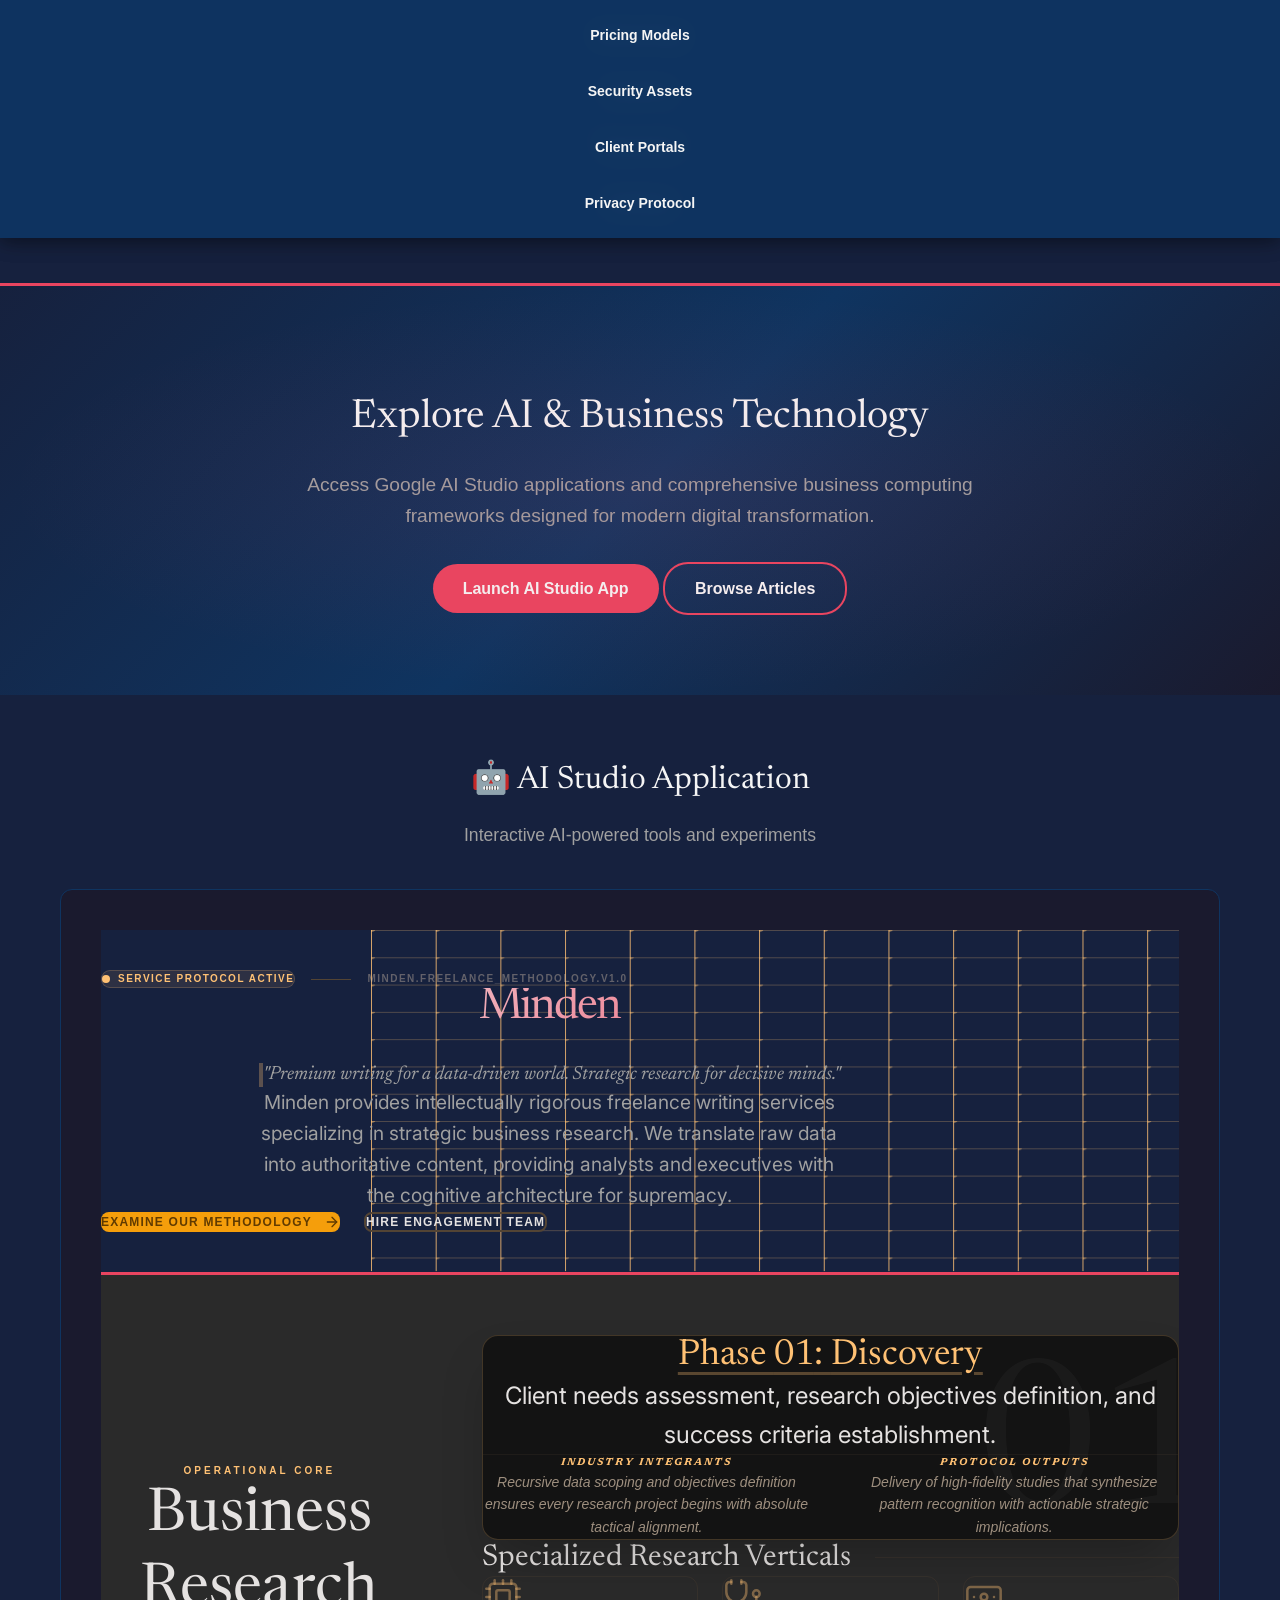
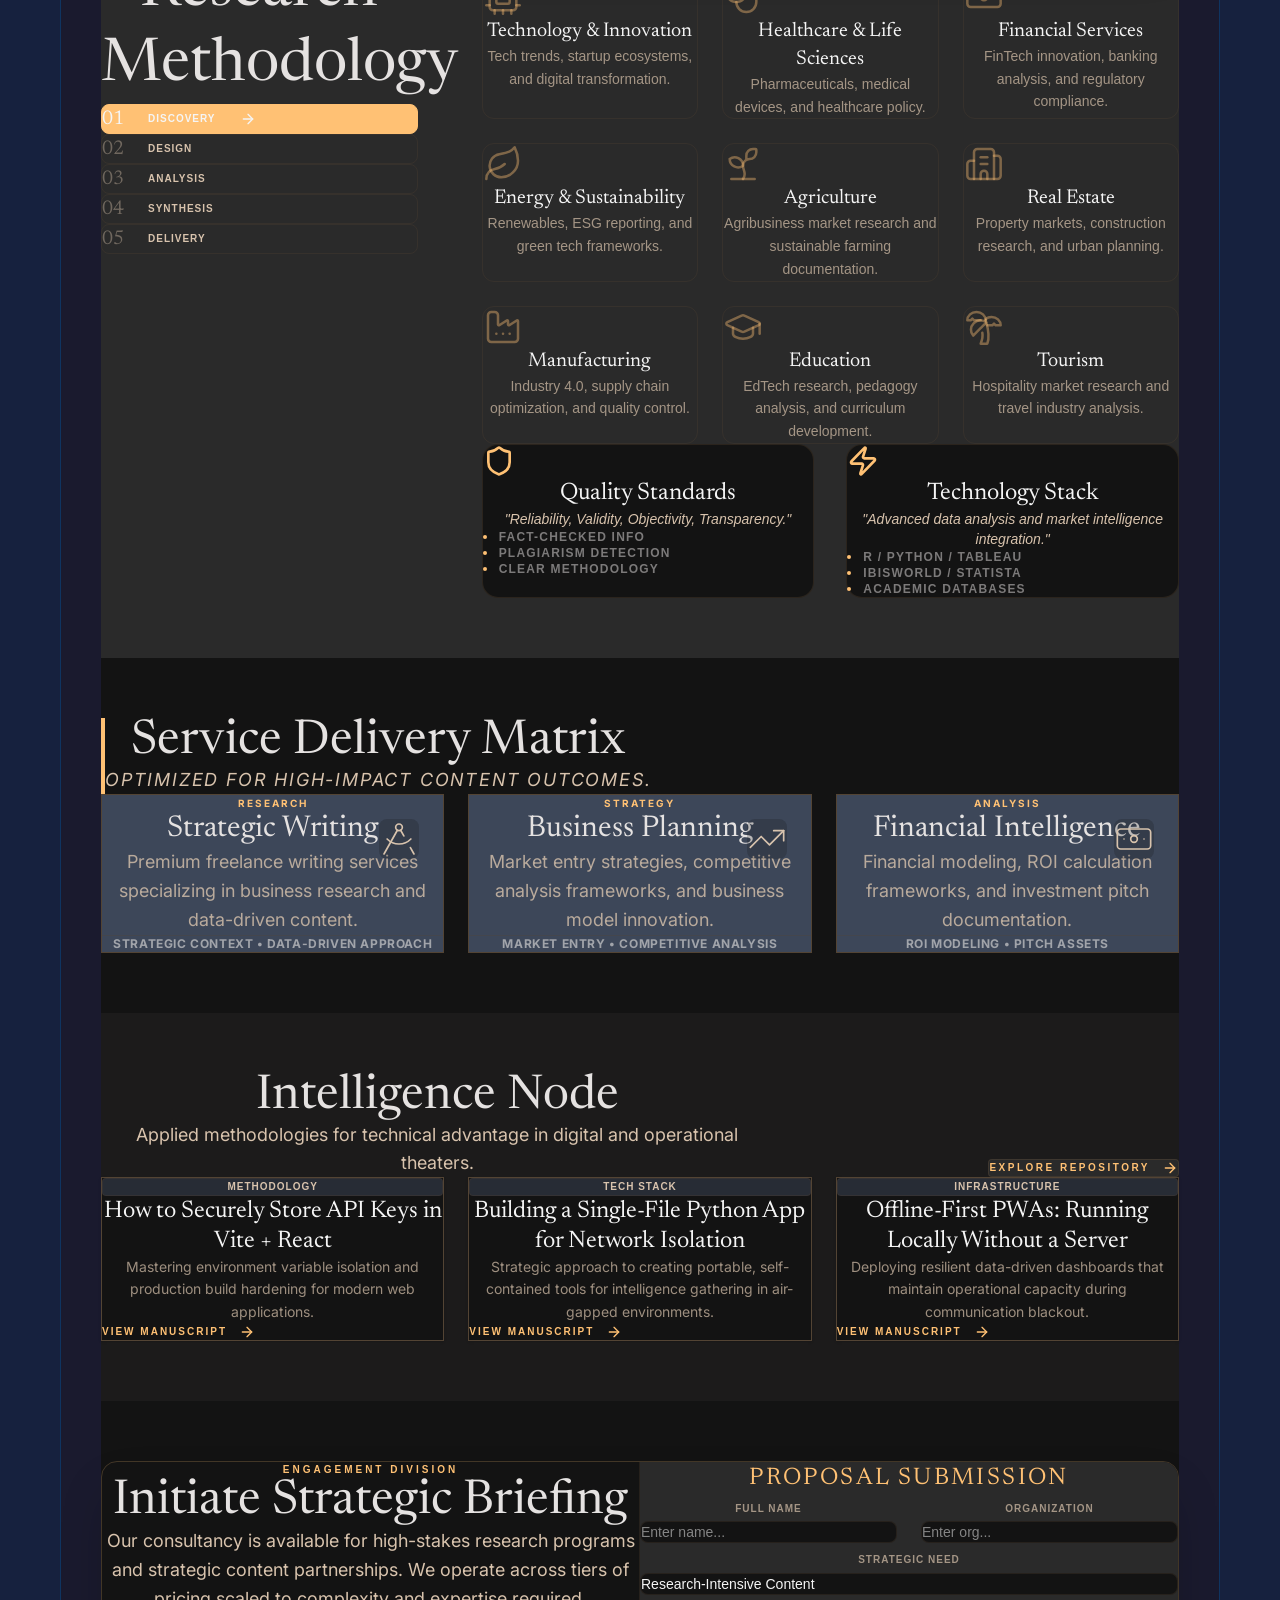
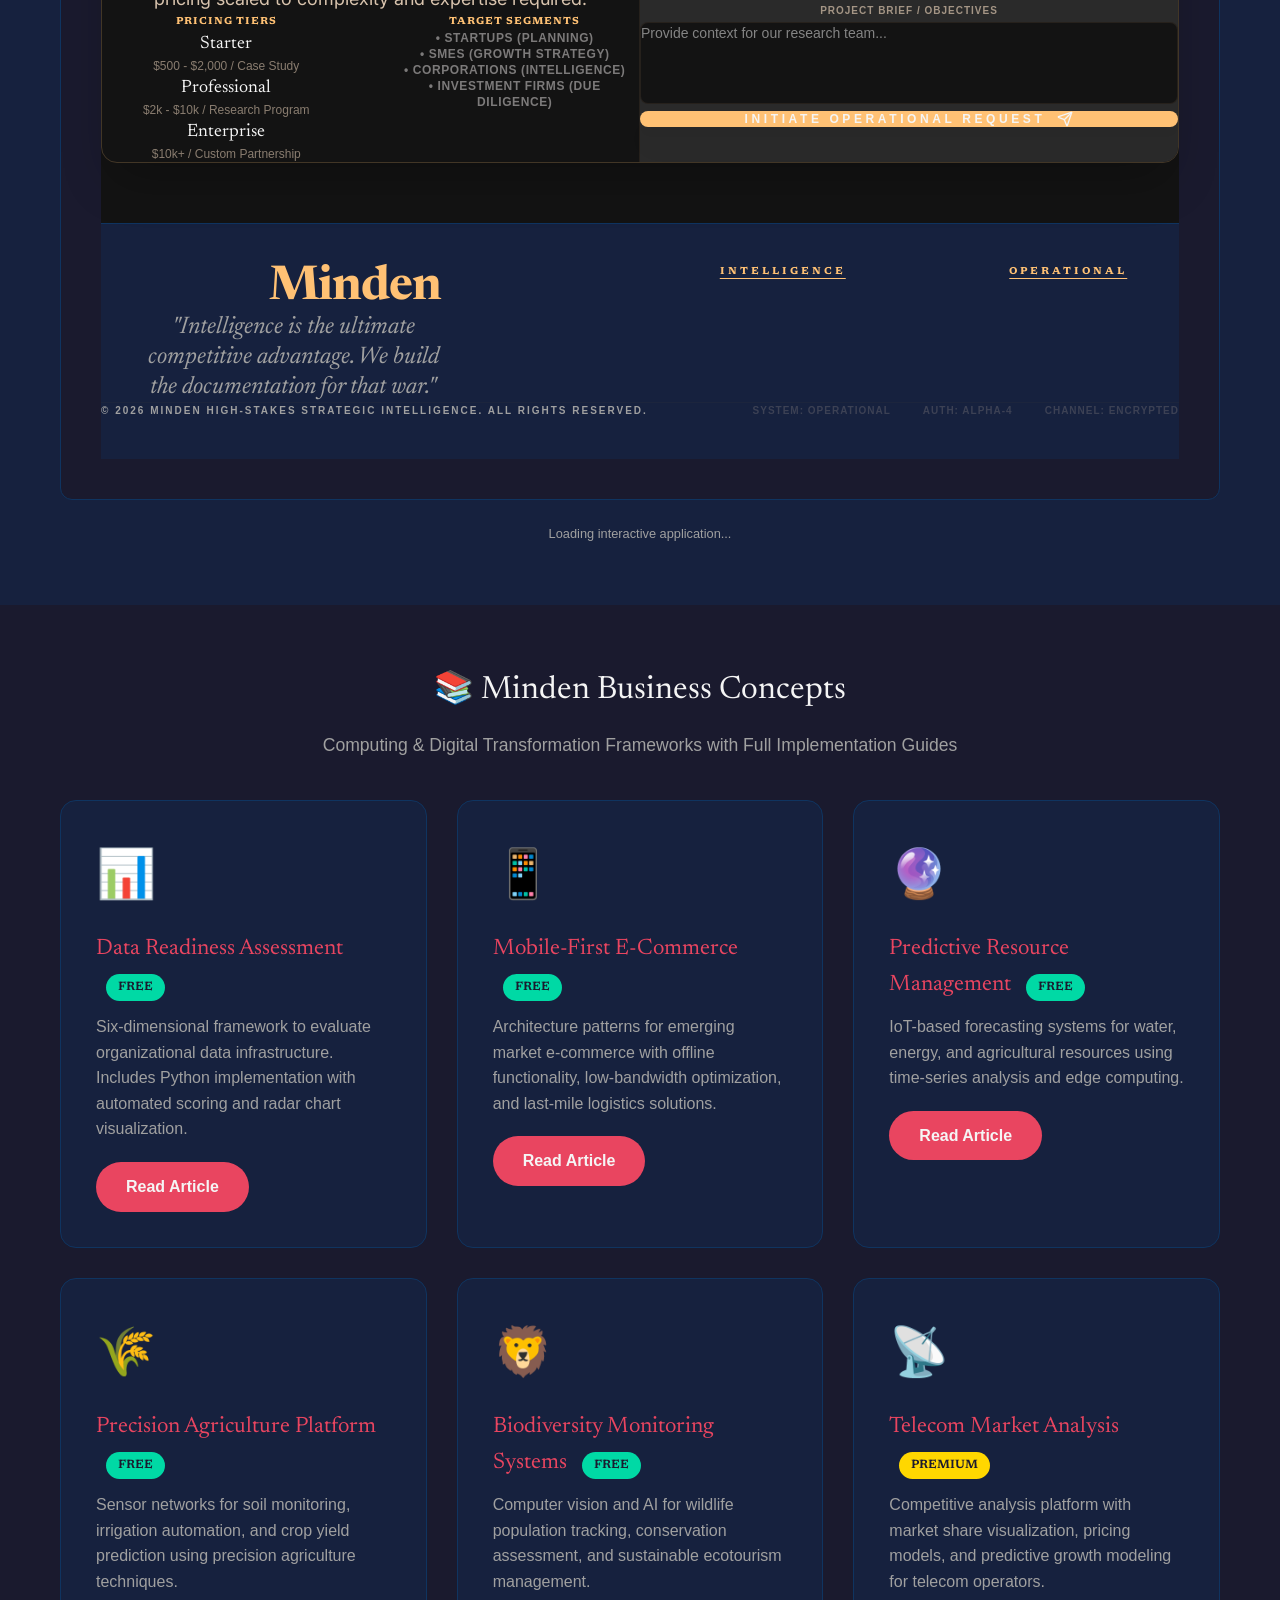
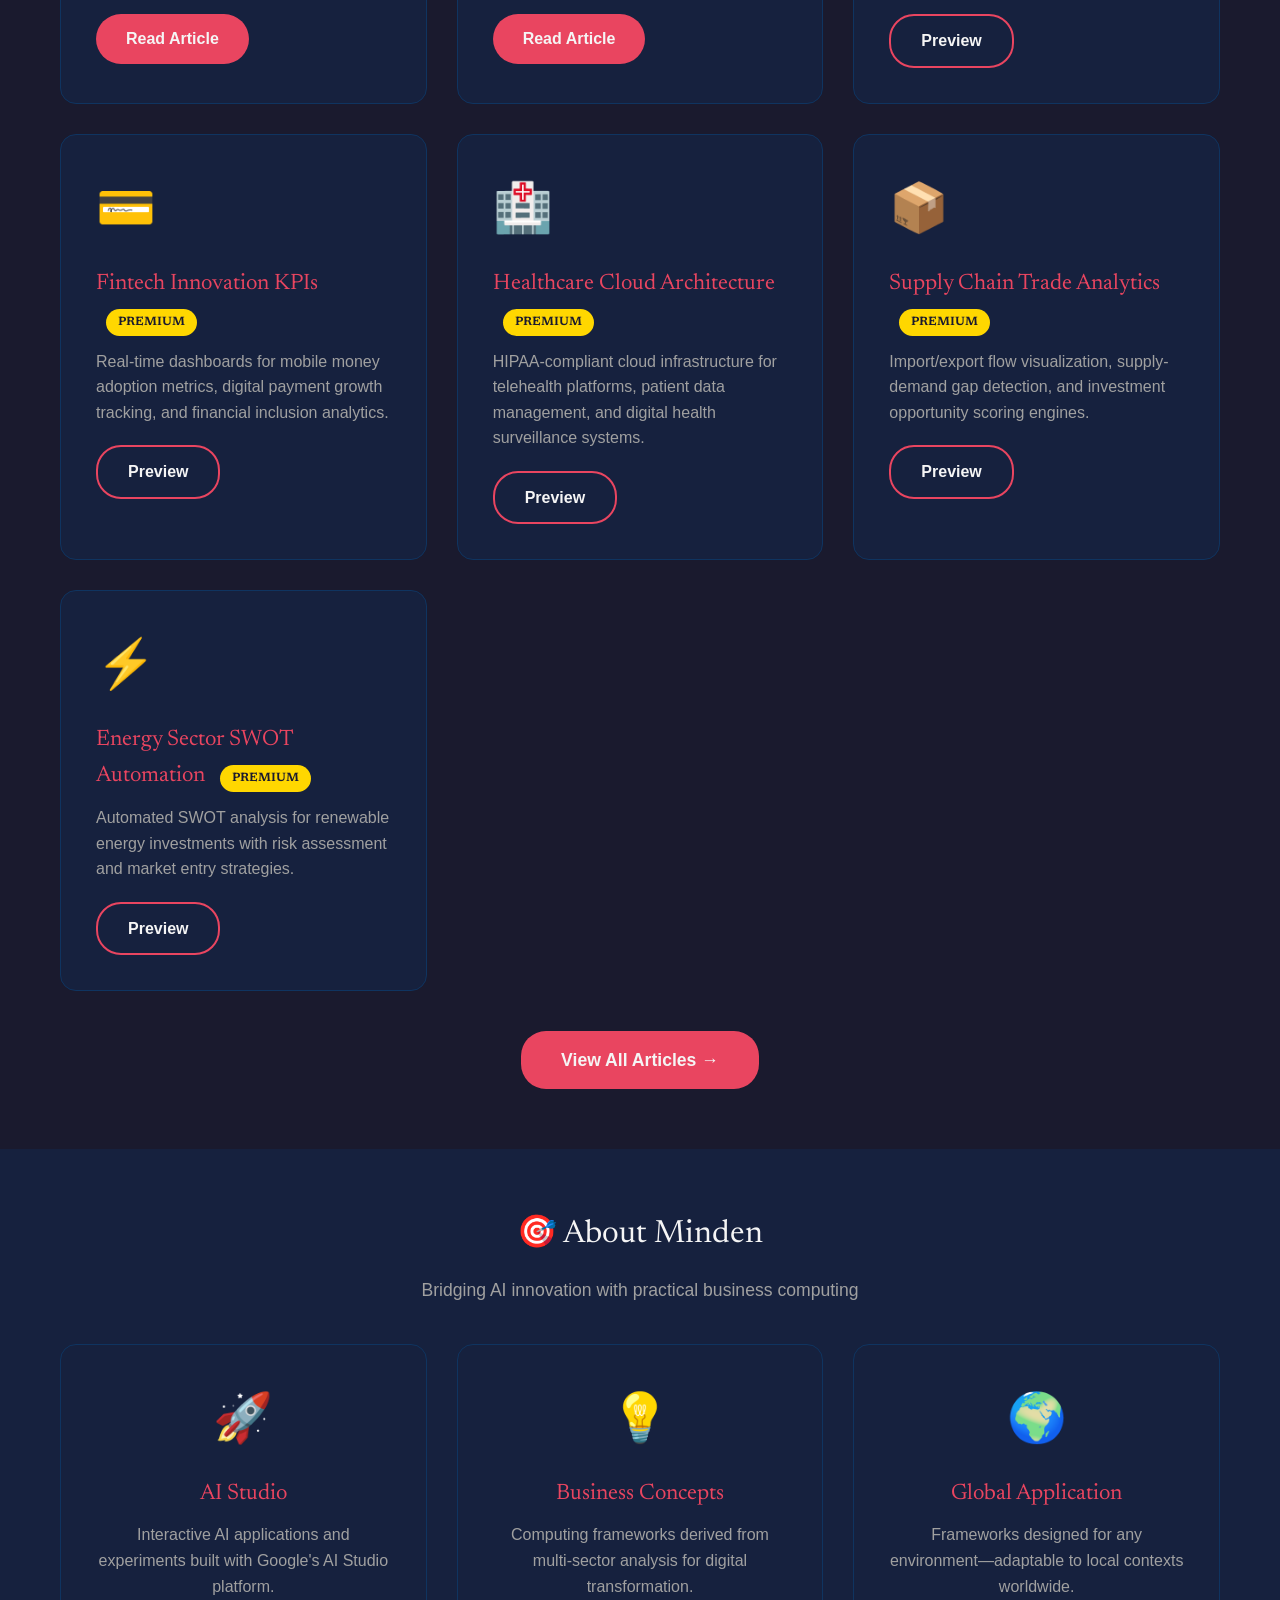
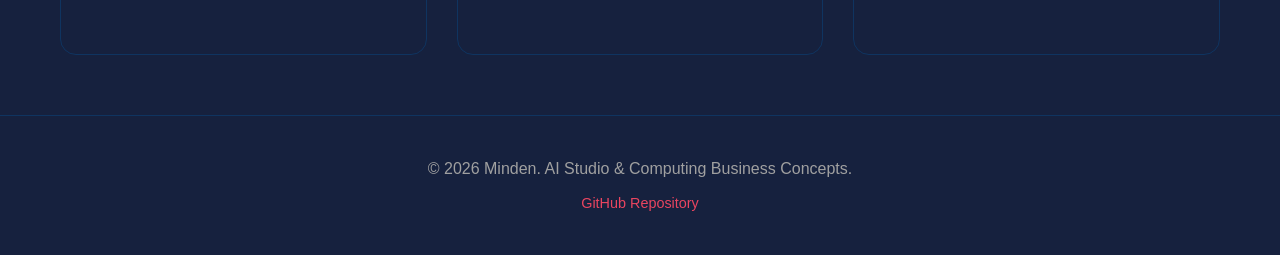
<file: index.html>
<!DOCTYPE html>
<html lang="en">
<head>
    <meta charset="UTF-8">
    <meta name="viewport" content="width=device-width, initial-scale=1.0">
    <title>Minden | AI Studio & Business Concepts</title>
    <link rel="stylesheet" crossorigin href="./assets/index-BqyEB7HQ.css">
    <style>
        html {
            scroll-behavior: smooth;
            scroll-padding-top: 70px;
        }
        :root {
            --primary: #1a1a2e;
            --secondary: #16213e;
            --accent: #0f3460;
            --highlight: #e94560;
            --text: #f5f5f5;
            --muted: #a0a0a0;
            --success: #00d9a5;
            --premium: #ffd700;
        }
        
        * {
            margin: 0;
            padding: 0;
            box-sizing: border-box;
        }
        
        body {
            font-family: -apple-system, BlinkMacSystemFont, 'Segoe UI', Roboto, 'Helvetica Neue', Arial, sans-serif;
            background: var(--primary);
            color: var(--text);
            line-height: 1.6;
            padding-top: 60px;
        }
        
        .container {
            max-width: 1200px;
            margin: 0 auto;
            padding: 0 20px;
        }
        
        /* Header */
        header {
            background: var(--secondary);
            padding: 40px 0;
            text-align: center;
            border-bottom: 3px solid var(--highlight);
        }
        
        header h1 {
            font-size: 2.8rem;
            margin-bottom: 10px;
            background: linear-gradient(135deg, var(--text), var(--highlight));
            -webkit-background-clip: text;
            -webkit-text-fill-color: transparent;
            background-clip: text;
        }
        
        header p {
            color: var(--muted);
            font-size: 1.2rem;
            max-width: 600px;
            margin: 0 auto;
        }
        
        /* Navigation */
        nav {
            background: rgba(15, 52, 96, 0.95);
            backdrop-filter: blur(10px);
            padding: 15px 0;
            position: fixed;
            top: 0;
            left: 0;
            right: 0;
            z-index: 1000;
            box-shadow: 0 2px 20px rgba(0, 0, 0, 0.3);
        }
        
        nav ul {
            list-style: none;
            display: flex;
            justify-content: center;
            gap: 40px;
            flex-wrap: wrap;
        }
        
        nav a {
            color: var(--text);
            text-decoration: none;
            font-weight: 600;
            transition: color 0.3s;
            padding: 10px 20px;
            border-radius: 25px;
        }
        
        nav a:hover {
            color: var(--highlight);
            background: rgba(233, 69, 96, 0.1);
        }

        .menu-toggle {
            display: none;
            background: none;
            border: none;
            color: var(--text);
            font-size: 1.5rem;
            cursor: pointer;
            padding: 10px;
        }

        @media (max-width: 768px) {
            .menu-toggle {
                display: block;
                position: absolute;
                right: 20px;
                top: 50%;
                transform: translateY(-50%);
            }

            nav ul {
                display: none;
                position: absolute;
                top: 100%;
                left: 0;
                right: 0;
                background: var(--accent);
                flex-direction: column;
                padding: 20px;
                gap: 10px;
                box-shadow: 0 10px 20px rgba(0,0,0,0.3);
            }

            nav ul.active {
                display: flex;
            }

            nav ul li {
                width: 100%;
            }

            nav ul li a {
                display: block;
                text-align: center;
                padding: 15px;
            }
        }

        /* Sections */
        section {
            padding: 60px 0;
        }
        
        .section-title {
            font-size: 2rem;
            margin-bottom: 15px;
            text-align: center;
        }
        
        .section-subtitle {
            color: var(--muted);
            text-align: center;
            margin-bottom: 40px;
            font-size: 1.1rem;
        }
        
        /* Hero Section */
        .hero {
            background: linear-gradient(135deg, var(--secondary) 0%, var(--accent) 50%, var(--primary) 100%);
            padding: 100px 0 80px;
            text-align: center;
            position: relative;
            overflow: hidden;
        }
        
        .hero::before {
            content: '';
            position: absolute;
            top: 0;
            left: 0;
            right: 0;
            bottom: 0;
            background: radial-gradient(ellipse at center, rgba(233, 69, 96, 0.1) 0%, transparent 70%);
            pointer-events: none;
        }
        
        .hero h2 {
            font-size: 2.5rem;
            margin-bottom: 20px;
        }
        
        .hero p {
            font-size: 1.2rem;
            color: var(--muted);
            max-width: 700px;
            margin: 0 auto 30px;
        }
        
        /* Cards Grid */
        .cards-grid {
            display: grid;
            grid-template-columns: repeat(auto-fit, minmax(350px, 1fr));
            gap: 30px;
        }
        
        .card {
            background: var(--secondary);
            border-radius: 16px;
            padding: 35px;
            transition: all 0.3s ease;
            border: 1px solid var(--accent);
            position: relative;
        }
        
        .card::before {
            content: '';
            position: absolute;
            top: 0;
            left: 0;
            right: 0;
            height: 4px;
            background: linear-gradient(90deg, var(--highlight), var(--premium));
            border-radius: 16px 16px 0 0;
            opacity: 0;
            transition: opacity 0.3s ease;
        }
        
        .card:hover {
            transform: translateY(-8px);
            box-shadow: 0 20px 40px rgba(0, 0, 0, 0.4);
            border-color: var(--highlight);
        }
        
        .card:hover::before {
            opacity: 1;
        }
        
        .card-icon {
            font-size: 3rem;
            margin-bottom: 20px;
            display: block;
        }
        
        .card h3 {
            font-size: 1.4rem;
            margin-bottom: 10px;
            color: var(--highlight);
        }
        
        .card p {
            color: var(--muted);
            margin-bottom: 20px;
        }
        
        .btn {
            display: inline-block;
            padding: 12px 30px;
            background: var(--highlight);
            color: var(--text);
            text-decoration: none;
            border-radius: 25px;
            font-weight: 600;
            transition: background 0.3s, transform 0.3s;
        }
        
        .btn:hover {
            background: #ff6b6b;
            transform: scale(1.05);
        }
        
        .btn-outline {
            background: transparent;
            border: 2px solid var(--highlight);
        }
        
        /* Articles Section */
        .articles-section {
            background: var(--primary);
        }
        
        .tier-badge {
            display: inline-block;
            padding: 4px 12px;
            border-radius: 20px;
            font-size: 0.75rem;
            font-weight: 600;
            text-transform: uppercase;
            margin-left: 10px;
        }
        
        .tier-free {
            background: var(--success);
            color: var(--primary);
        }
        
        .tier-premium {
            background: var(--premium);
            color: var(--primary);
        }
        
        /* App Section */
        .app-section {
            background: var(--secondary);
            text-align: center;
        }

        .app-container {
            background: var(--primary);
            border-radius: 12px;
            padding: 40px;
            margin-top: 30px;
            border: 1px solid var(--accent);
            min-height: 300px;
            display: flex;
            align-items: center;
            justify-content: center;
        }

        .loading-spinner {
            display: inline-block;
            width: 50px;
            height: 50px;
            border: 3px solid var(--accent);
            border-radius: 50%;
            border-top-color: var(--highlight);
            animation: spin 1s ease-in-out infinite;
        }

        @keyframes spin {
            to { transform: rotate(360deg); }
        }
        
        /* Footer */
        footer {
            background: var(--secondary);
            padding: 40px 0;
            text-align: center;
            border-top: 1px solid var(--accent);
        }

        footer p {
            color: var(--muted);
        }

        .back-to-top {
            position: fixed;
            bottom: 30px;
            right: 30px;
            width: 50px;
            height: 50px;
            background: var(--highlight);
            color: var(--text);
            border: none;
            border-radius: 50%;
            font-size: 1.5rem;
            cursor: pointer;
            opacity: 0;
            visibility: hidden;
            transition: all 0.3s;
            z-index: 999;
            box-shadow: 0 4px 15px rgba(233, 69, 96, 0.4);
        }

        .back-to-top.visible {
            opacity: 1;
            visibility: visible;
        }

        .back-to-top:hover {
            transform: translateY(-3px);
            box-shadow: 0 6px 20px rgba(233, 69, 96, 0.6);
        }

        /* Responsive */
        @media (max-width: 768px) {
            header h1 {
                font-size: 2rem;
            }
            
            nav ul {
                flex-direction: column;
                gap: 10px;
            }
            
            .cards-grid {
                grid-template-columns: 1fr;
            }
            
            .hero h2 {
                font-size: 1.8rem;
            }
        }
    </style>
</head>
<body>
    <header>
        <div class="container">
            <h1>Minden</h1>
            <p>AI Studio Applications & Computing Business Concepts for Digital Transformation</p>
        </div>
    </header>

    <nav>
        <div class="container" style="position: relative;">
            <button class="menu-toggle" onclick="toggleMenu()">☰</button>
            <ul id="nav-menu">
                <li><a href="#home" onclick="closeMenu()">Home</a></li>
                <li><a href="#ai-studio" onclick="closeMenu()">AI Studio App</a></li>
                <li><a href="#articles" onclick="closeMenu()">Business Concepts</a></li>
                <li><a href="#about" onclick="closeMenu()">About</a></li>
            </ul>
        </div>
    </nav>

    <section class="hero" id="home">
        <div class="container">
            <h2>Explore AI & Business Technology</h2>
            <p>Access Google AI Studio applications and comprehensive business computing frameworks designed for modern digital transformation.</p>
            <a href="#ai-studio" class="btn">Launch AI Studio App</a>
            <a href="#articles" class="btn btn-outline">Browse Articles</a>
        </div>
    </section>

    <section id="ai-studio" class="app-section">
        <div class="container">
            <h2 class="section-title">🤖 AI Studio Application</h2>
            <p class="section-subtitle">Interactive AI-powered tools and experiments</p>
            
            <div class="app-container">
                <div id="root">
                    <div class="loading-spinner"></div>
                </div>
            </div>
            <p style="margin-top: 20px; color: var(--muted);">
                <small>Loading interactive application...</small>
            </p>
        </div>
    </section>

    <section id="articles" class="articles-section">
        <div class="container">
            <h2 class="section-title">📚 Minden Business Concepts</h2>
            <p class="section-subtitle">Computing & Digital Transformation Frameworks with Full Implementation Guides</p>

            <div class="cards-grid">
                <!-- Free Articles -->
                <div class="card">
                    <div class="card-icon">📊</div>
                    <h3>
                        Data Readiness Assessment
                        <span class="tier-badge tier-free">Free</span>
                    </h3>
                    <p>Six-dimensional framework to evaluate organizational data infrastructure. Includes Python implementation with automated scoring and radar chart visualization.</p>
                    <a href="minden-articles/article-data-readiness.html" class="btn">Read Article</a>
                </div>

                <div class="card">
                    <div class="card-icon">📱</div>
                    <h3>
                        Mobile-First E-Commerce
                        <span class="tier-badge tier-free">Free</span>
                    </h3>
                    <p>Architecture patterns for emerging market e-commerce with offline functionality, low-bandwidth optimization, and last-mile logistics solutions.</p>
                    <a href="minden-articles/article-mobile-ecommerce.html" class="btn">Read Article</a>
                </div>

                <div class="card">
                    <div class="card-icon">🔮</div>
                    <h3>
                        Predictive Resource Management
                        <span class="tier-badge tier-free">Free</span>
                    </h3>
                    <p>IoT-based forecasting systems for water, energy, and agricultural resources using time-series analysis and edge computing.</p>
                    <a href="minden-articles/article-predictive-resource.html" class="btn">Read Article</a>
                </div>

                <div class="card">
                    <div class="card-icon">🌾</div>
                    <h3>
                        Precision Agriculture Platform
                        <span class="tier-badge tier-free">Free</span>
                    </h3>
                    <p>Sensor networks for soil monitoring, irrigation automation, and crop yield prediction using precision agriculture techniques.</p>
                    <a href="minden-articles/article-precision-agriculture.html" class="btn">Read Article</a>
                </div>

                <div class="card">
                    <div class="card-icon">🦁</div>
                    <h3>
                        Biodiversity Monitoring Systems
                        <span class="tier-badge tier-free">Free</span>
                    </h3>
                    <p>Computer vision and AI for wildlife population tracking, conservation assessment, and sustainable ecotourism management.</p>
                    <a href="minden-articles/article-biodiversity.html" class="btn">Read Article</a>
                </div>

                <!-- Premium Articles -->
                <div class="card">
                    <div class="card-icon">📡</div>
                    <h3>
                        Telecom Market Analysis
                        <span class="tier-badge tier-premium">Premium</span>
                    </h3>
                    <p>Competitive analysis platform with market share visualization, pricing models, and predictive growth modeling for telecom operators.</p>
                    <a href="minden-articles/article-telecom-analysis.html" class="btn btn-outline">Preview</a>
                </div>

                <div class="card">
                    <div class="card-icon">💳</div>
                    <h3>
                        Fintech Innovation KPIs
                        <span class="tier-badge tier-premium">Premium</span>
                    </h3>
                    <p>Real-time dashboards for mobile money adoption metrics, digital payment growth tracking, and financial inclusion analytics.</p>
                    <a href="minden-articles/article-fintech-kpi.html" class="btn btn-outline">Preview</a>
                </div>

                <div class="card">
                    <div class="card-icon">🏥</div>
                    <h3>
                        Healthcare Cloud Architecture
                        <span class="tier-badge tier-premium">Premium</span>
                    </h3>
                    <p>HIPAA-compliant cloud infrastructure for telehealth platforms, patient data management, and digital health surveillance systems.</p>
                    <a href="minden-articles/article-healthcare-cloud.html" class="btn btn-outline">Preview</a>
                </div>

                <div class="card">
                    <div class="card-icon">📦</div>
                    <h3>
                        Supply Chain Trade Analytics
                        <span class="tier-badge tier-premium">Premium</span>
                    </h3>
                    <p>Import/export flow visualization, supply-demand gap detection, and investment opportunity scoring engines.</p>
                    <a href="minden-articles/article-supply-chain.html" class="btn btn-outline">Preview</a>
                </div>

                <div class="card">
                    <div class="card-icon">⚡</div>
                    <h3>
                        Energy Sector SWOT Automation
                        <span class="tier-badge tier-premium">Premium</span>
                    </h3>
                    <p>Automated SWOT analysis for renewable energy investments with risk assessment and market entry strategies.</p>
                    <a href="minden-articles/article-energy-swot.html" class="btn btn-outline">Preview</a>
                </div>
            </div>

            <div style="text-align: center; margin-top: 40px;">
                <a href="minden-articles/index.html" class="btn" style="padding: 15px 40px; font-size: 1.1rem;">
                    View All Articles →
                </a>
            </div>
        </div>
    </section>

    <section id="about" style="background: var(--secondary);">
        <div class="container">
            <h2 class="section-title">🎯 About Minden</h2>
            <p class="section-subtitle">Bridging AI innovation with practical business computing</p>
            
            <div class="cards-grid" style="margin-top: 40px;">
                <div class="card" style="text-align: center;">
                    <div class="card-icon">🚀</div>
                    <h3>AI Studio</h3>
                    <p>Interactive AI applications and experiments built with Google's AI Studio platform.</p>
                </div>
                <div class="card" style="text-align: center;">
                    <div class="card-icon">💡</div>
                    <h3>Business Concepts</h3>
                    <p>Computing frameworks derived from multi-sector analysis for digital transformation.</p>
                </div>
                <div class="card" style="text-align: center;">
                    <div class="card-icon">🌍</div>
                    <h3>Global Application</h3>
                    <p>Frameworks designed for any environment—adaptable to local contexts worldwide.</p>
                </div>
            </div>
        </div>
    </section>

    <footer>
        <div class="container">
            <p>&copy; 2026 Minden. AI Studio & Computing Business Concepts.</p>
            <p style="margin-top: 10px; font-size: 0.9rem;">
                <a href="https://github.com/babakane/minden-pages" style="color: var(--highlight);">GitHub Repository</a>
            </p>
        </div>
    </footer>

    <button class="back-to-top" id="backToTop" onclick="scrollToTop()">↑</button>

    <!-- Original App Script -->
    <script type="module" crossorigin src="./assets/index-Dzz4IY_3.js"></script>

    <script>
        // Mobile menu toggle
        function toggleMenu() {
            const menu = document.getElementById('nav-menu');
            menu.classList.toggle('active');
        }

        function closeMenu() {
            const menu = document.getElementById('nav-menu');
            menu.classList.remove('active');
        }

        // Back to top button
        const backToTopBtn = document.getElementById('backToTop');

        window.addEventListener('scroll', () => {
            if (window.pageYOffset > 300) {
                backToTopBtn.classList.add('visible');
            } else {
                backToTopBtn.classList.remove('visible');
            }
        });

        function scrollToTop() {
            window.scrollTo({
                top: 0,
                behavior: 'smooth'
            });
        }

        // Hide loading spinner when React app loads
        window.addEventListener('load', () => {
            const root = document.getElementById('root');
            if (root && root.children.length > 0) {
                // React has loaded
            }
        });
    </script>
</body>
</html>
</file>
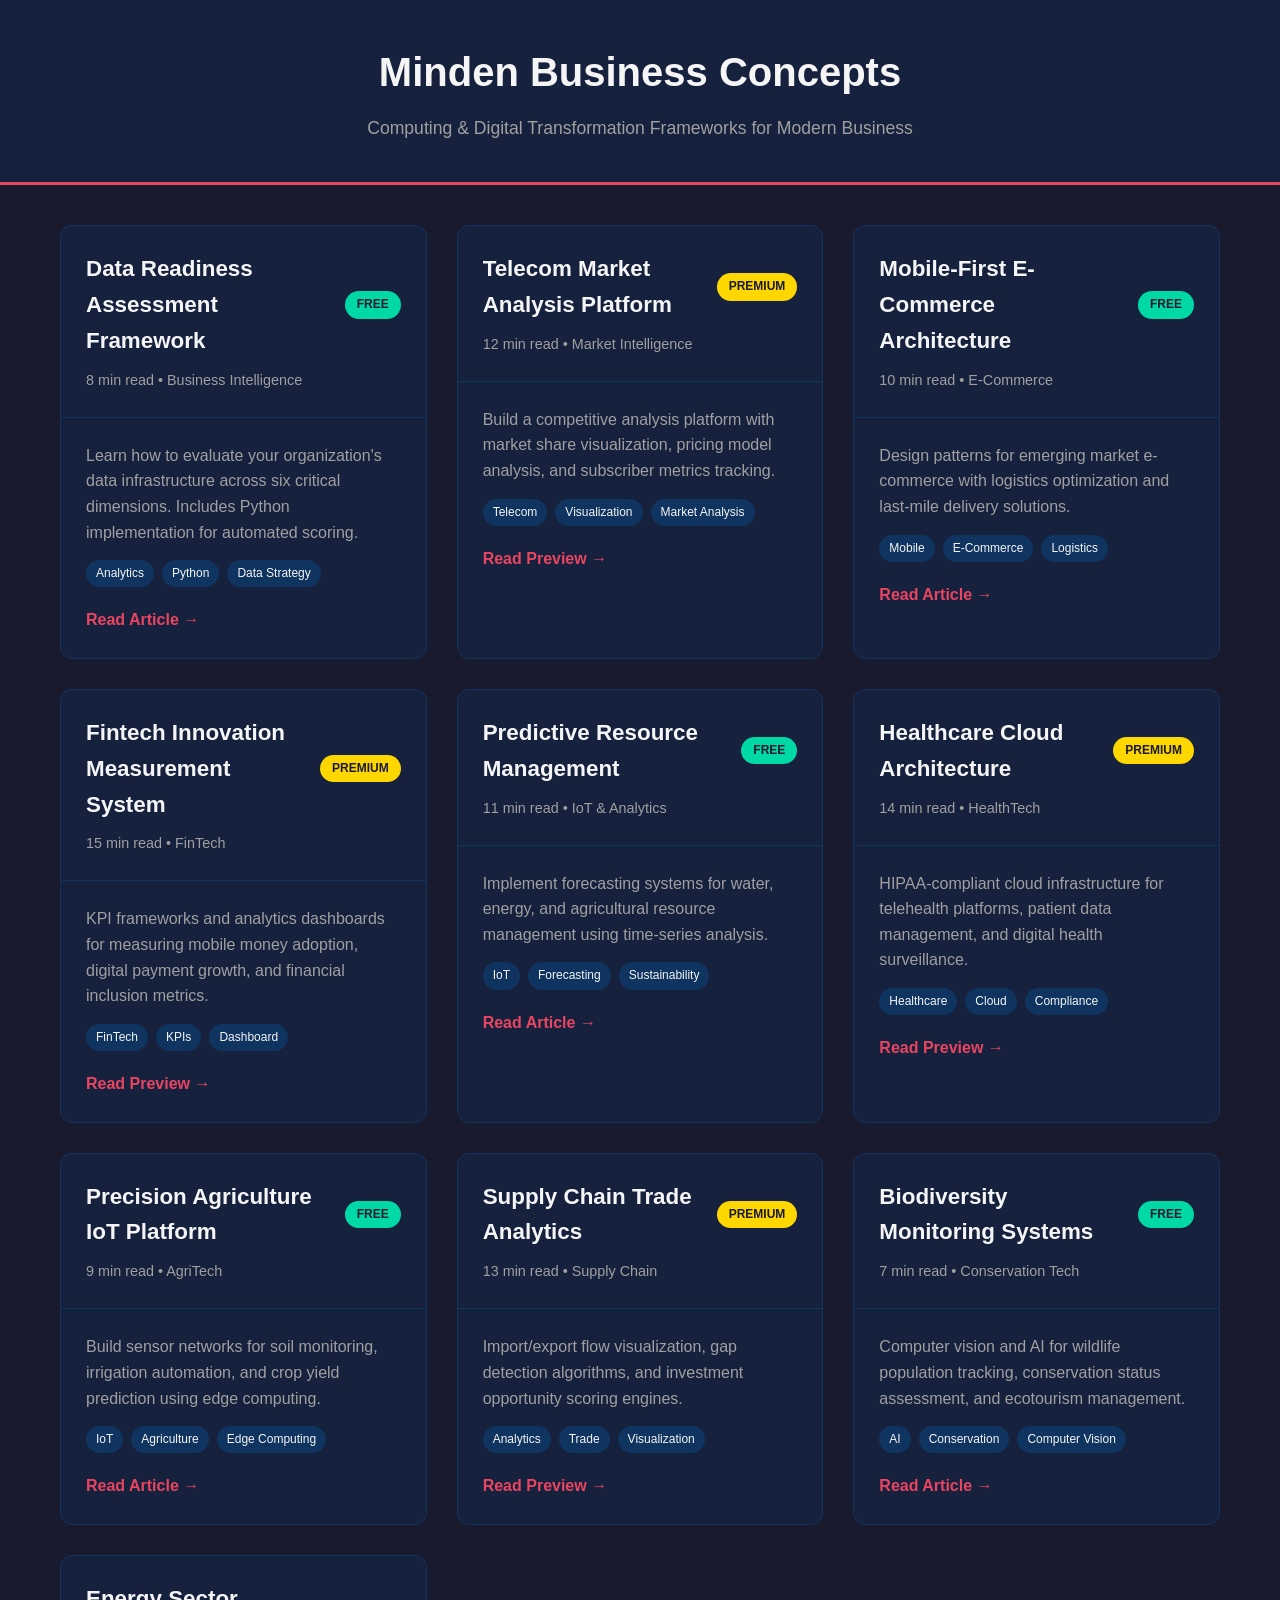
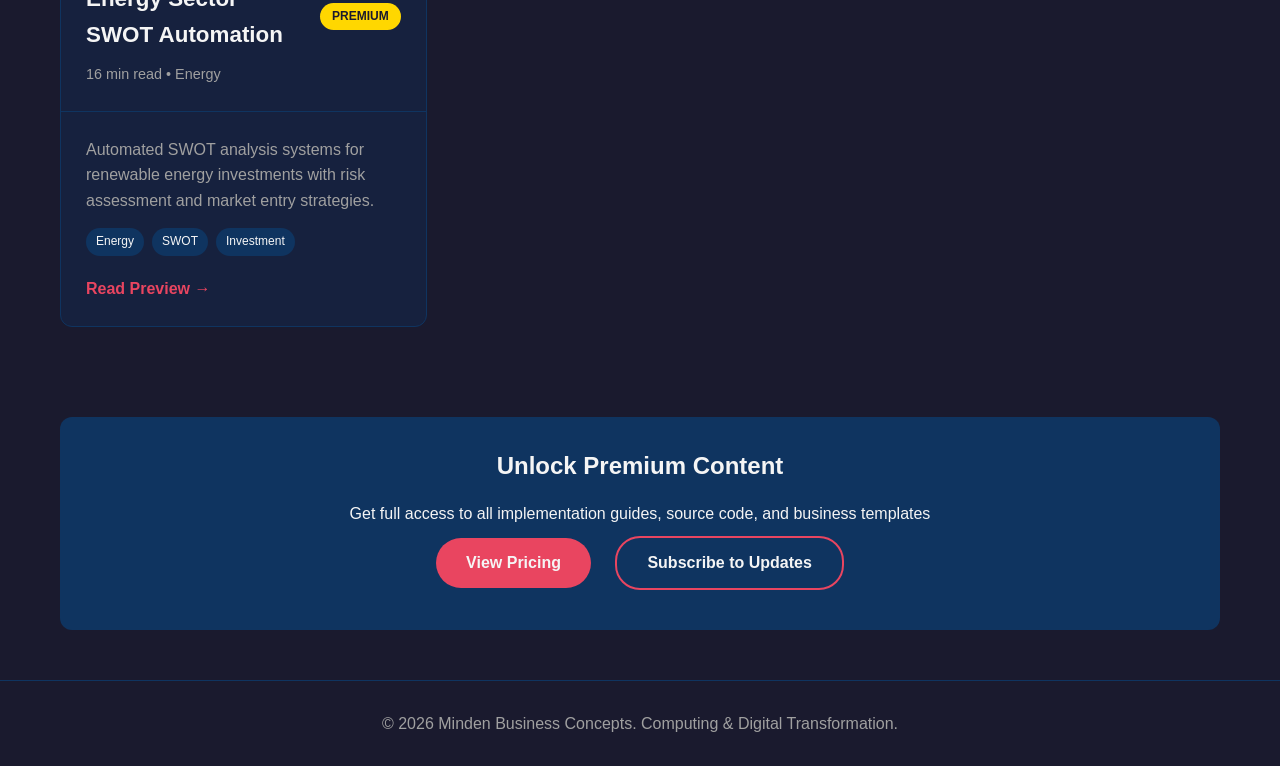
<file: minden-articles/index.html>
<!DOCTYPE html>
<html lang="en">
<head>
    <meta charset="UTF-8">
    <meta name="viewport" content="width=device-width, initial-scale=1.0">
    <title>Minden Business Concepts | Computing & Digital Transformation</title>
    <style>
        :root {
            --primary: #1a1a2e;
            --secondary: #16213e;
            --accent: #0f3460;
            --highlight: #e94560;
            --text: #f5f5f5;
            --muted: #a0a0a0;
            --success: #00d9a5;
            --premium: #ffd700;
        }
        
        * {
            margin: 0;
            padding: 0;
            box-sizing: border-box;
        }
        
        body {
            font-family: -apple-system, BlinkMacSystemFont, 'Segoe UI', Roboto, 'Helvetica Neue', Arial, sans-serif;
            background: var(--primary);
            color: var(--text);
            line-height: 1.6;
        }
        
        .container {
            max-width: 1200px;
            margin: 0 auto;
            padding: 0 20px;
        }
        
        header {
            background: var(--secondary);
            padding: 40px 0;
            text-align: center;
            border-bottom: 3px solid var(--highlight);
        }
        
        header h1 {
            font-size: 2.5rem;
            margin-bottom: 10px;
        }
        
        header p {
            color: var(--muted);
            font-size: 1.1rem;
        }
        
        .tier-badge {
            display: inline-block;
            padding: 4px 12px;
            border-radius: 20px;
            font-size: 0.75rem;
            font-weight: 600;
            text-transform: uppercase;
            margin-left: 10px;
        }
        
        .tier-free {
            background: var(--success);
            color: var(--primary);
        }
        
        .tier-premium {
            background: var(--premium);
            color: var(--primary);
        }
        
        .articles-grid {
            display: grid;
            grid-template-columns: repeat(auto-fit, minmax(350px, 1fr));
            gap: 30px;
            padding: 40px 0;
        }
        
        .article-card {
            background: var(--secondary);
            border-radius: 12px;
            overflow: hidden;
            transition: transform 0.3s, box-shadow 0.3s;
            border: 1px solid var(--accent);
        }
        
        .article-card:hover {
            transform: translateY(-5px);
            box-shadow: 0 10px 30px rgba(233, 69, 96, 0.2);
        }
        
        .article-header {
            padding: 25px;
            border-bottom: 1px solid var(--accent);
        }
        
        .article-header h2 {
            font-size: 1.4rem;
            margin-bottom: 10px;
            display: flex;
            align-items: center;
        }
        
        .article-meta {
            color: var(--muted);
            font-size: 0.9rem;
        }
        
        .article-preview {
            padding: 25px;
        }
        
        .article-preview p {
            color: var(--muted);
            margin-bottom: 15px;
        }
        
        .tags {
            display: flex;
            flex-wrap: wrap;
            gap: 8px;
            margin-bottom: 20px;
        }
        
        .tag {
            background: var(--accent);
            padding: 4px 10px;
            border-radius: 15px;
            font-size: 0.75rem;
        }
        
        .read-more {
            display: inline-block;
            color: var(--highlight);
            text-decoration: none;
            font-weight: 600;
            transition: color 0.3s;
        }
        
        .read-more:hover {
            color: var(--text);
        }
        
        .cta-section {
            background: var(--accent);
            padding: 30px;
            text-align: center;
            margin-top: 50px;
            border-radius: 12px;
        }
        
        .cta-section h2 {
            margin-bottom: 15px;
        }
        
        .btn {
            display: inline-block;
            padding: 12px 30px;
            background: var(--highlight);
            color: var(--text);
            text-decoration: none;
            border-radius: 25px;
            font-weight: 600;
            margin: 10px;
            transition: background 0.3s;
        }
        
        .btn:hover {
            background: #ff6b6b;
        }
        
        .btn-outline {
            background: transparent;
            border: 2px solid var(--highlight);
        }
        
        footer {
            text-align: center;
            padding: 30px;
            color: var(--muted);
            border-top: 1px solid var(--accent);
            margin-top: 50px;
        }
    </style>
</head>
<body>
    <header>
        <div class="container">
            <h1>Minden Business Concepts</h1>
            <p>Computing & Digital Transformation Frameworks for Modern Business</p>
        </div>
    </header>

    <main class="container">
        <div class="articles-grid">
            <!-- Article 1 -->
            <article class="article-card">
                <div class="article-header">
                    <h2>
                        Data Readiness Assessment Framework
                        <span class="tier-badge tier-free">Free</span>
                    </h2>
                    <div class="article-meta">8 min read • Business Intelligence</div>
                </div>
                <div class="article-preview">
                    <p>Learn how to evaluate your organization's data infrastructure across six critical dimensions. Includes Python implementation for automated scoring.</p>
                    <div class="tags">
                        <span class="tag">Analytics</span>
                        <span class="tag">Python</span>
                        <span class="tag">Data Strategy</span>
                    </div>
                    <a href="article-data-readiness.html" class="read-more">Read Article →</a>
                </div>
            </article>

            <!-- Article 2 -->
            <article class="article-card">
                <div class="article-header">
                    <h2>
                        Telecom Market Analysis Platform
                        <span class="tier-badge tier-premium">Premium</span>
                    </h2>
                    <div class="article-meta">12 min read • Market Intelligence</div>
                </div>
                <div class="article-preview">
                    <p>Build a competitive analysis platform with market share visualization, pricing model analysis, and subscriber metrics tracking.</p>
                    <div class="tags">
                        <span class="tag">Telecom</span>
                        <span class="tag">Visualization</span>
                        <span class="tag">Market Analysis</span>
                    </div>
                    <a href="article-telecom-analysis.html" class="read-more">Read Preview →</a>
                </div>
            </article>

            <!-- Article 3 -->
            <article class="article-card">
                <div class="article-header">
                    <h2>
                        Mobile-First E-Commerce Architecture
                        <span class="tier-badge tier-free">Free</span>
                    </h2>
                    <div class="article-meta">10 min read • E-Commerce</div>
                </div>
                <div class="article-preview">
                    <p>Design patterns for emerging market e-commerce with logistics optimization and last-mile delivery solutions.</p>
                    <div class="tags">
                        <span class="tag">Mobile</span>
                        <span class="tag">E-Commerce</span>
                        <span class="tag">Logistics</span>
                    </div>
                    <a href="article-mobile-ecommerce.html" class="read-more">Read Article →</a>
                </div>
            </article>

            <!-- Article 4 -->
            <article class="article-card">
                <div class="article-header">
                    <h2>
                        Fintech Innovation Measurement System
                        <span class="tier-badge tier-premium">Premium</span>
                    </h2>
                    <div class="article-meta">15 min read • FinTech</div>
                </div>
                <div class="article-preview">
                    <p>KPI frameworks and analytics dashboards for measuring mobile money adoption, digital payment growth, and financial inclusion metrics.</p>
                    <div class="tags">
                        <span class="tag">FinTech</span>
                        <span class="tag">KPIs</span>
                        <span class="tag">Dashboard</span>
                    </div>
                    <a href="article-fintech-kpi.html" class="read-more">Read Preview →</a>
                </div>
            </article>

            <!-- Article 5 -->
            <article class="article-card">
                <div class="article-header">
                    <h2>
                        Predictive Resource Management
                        <span class="tier-badge tier-free">Free</span>
                    </h2>
                    <div class="article-meta">11 min read • IoT & Analytics</div>
                </div>
                <div class="article-preview">
                    <p>Implement forecasting systems for water, energy, and agricultural resource management using time-series analysis.</p>
                    <div class="tags">
                        <span class="tag">IoT</span>
                        <span class="tag">Forecasting</span>
                        <span class="tag">Sustainability</span>
                    </div>
                    <a href="article-predictive-resource.html" class="read-more">Read Article →</a>
                </div>
            </article>

            <!-- Article 6 -->
            <article class="article-card">
                <div class="article-header">
                    <h2>
                        Healthcare Cloud Architecture
                        <span class="tier-badge tier-premium">Premium</span>
                    </h2>
                    <div class="article-meta">14 min read • HealthTech</div>
                </div>
                <div class="article-preview">
                    <p>HIPAA-compliant cloud infrastructure for telehealth platforms, patient data management, and digital health surveillance.</p>
                    <div class="tags">
                        <span class="tag">Healthcare</span>
                        <span class="tag">Cloud</span>
                        <span class="tag">Compliance</span>
                    </div>
                    <a href="article-healthcare-cloud.html" class="read-more">Read Preview →</a>
                </div>
            </article>

            <!-- Article 7 -->
            <article class="article-card">
                <div class="article-header">
                    <h2>
                        Precision Agriculture IoT Platform
                        <span class="tier-badge tier-free">Free</span>
                    </h2>
                    <div class="article-meta">9 min read • AgriTech</div>
                </div>
                <div class="article-preview">
                    <p>Build sensor networks for soil monitoring, irrigation automation, and crop yield prediction using edge computing.</p>
                    <div class="tags">
                        <span class="tag">IoT</span>
                        <span class="tag">Agriculture</span>
                        <span class="tag">Edge Computing</span>
                    </div>
                    <a href="article-precision-agriculture.html" class="read-more">Read Article →</a>
                </div>
            </article>

            <!-- Article 8 -->
            <article class="article-card">
                <div class="article-header">
                    <h2>
                        Supply Chain Trade Analytics
                        <span class="tier-badge tier-premium">Premium</span>
                    </h2>
                    <div class="article-meta">13 min read • Supply Chain</div>
                </div>
                <div class="article-preview">
                    <p>Import/export flow visualization, gap detection algorithms, and investment opportunity scoring engines.</p>
                    <div class="tags">
                        <span class="tag">Analytics</span>
                        <span class="tag">Trade</span>
                        <span class="tag">Visualization</span>
                    </div>
                    <a href="article-supply-chain.html" class="read-more">Read Preview →</a>
                </div>
            </article>

            <!-- Article 9 -->
            <article class="article-card">
                <div class="article-header">
                    <h2>
                        Biodiversity Monitoring Systems
                        <span class="tier-badge tier-free">Free</span>
                    </h2>
                    <div class="article-meta">7 min read • Conservation Tech</div>
                </div>
                <div class="article-preview">
                    <p>Computer vision and AI for wildlife population tracking, conservation status assessment, and ecotourism management.</p>
                    <div class="tags">
                        <span class="tag">AI</span>
                        <span class="tag">Conservation</span>
                        <span class="tag">Computer Vision</span>
                    </div>
                    <a href="article-biodiversity.html" class="read-more">Read Article →</a>
                </div>
            </article>

            <!-- Article 10 -->
            <article class="article-card">
                <div class="article-header">
                    <h2>
                        Energy Sector SWOT Automation
                        <span class="tier-badge tier-premium">Premium</span>
                    </h2>
                    <div class="article-meta">16 min read • Energy</div>
                </div>
                <div class="article-preview">
                    <p>Automated SWOT analysis systems for renewable energy investments with risk assessment and market entry strategies.</p>
                    <div class="tags">
                        <span class="tag">Energy</span>
                        <span class="tag">SWOT</span>
                        <span class="tag">Investment</span>
                    </div>
                    <a href="article-energy-swot.html" class="read-more">Read Preview →</a>
                </div>
            </article>
        </div>

        <section class="cta-section">
            <h2>Unlock Premium Content</h2>
            <p>Get full access to all implementation guides, source code, and business templates</p>
            <a href="#pricing" class="btn">View Pricing</a>
            <a href="#newsletter" class="btn btn-outline">Subscribe to Updates</a>
        </section>
    </main>

    <footer>
        <p>&copy; 2026 Minden Business Concepts. Computing & Digital Transformation.</p>
    </footer>
</body>
</html>
</file>
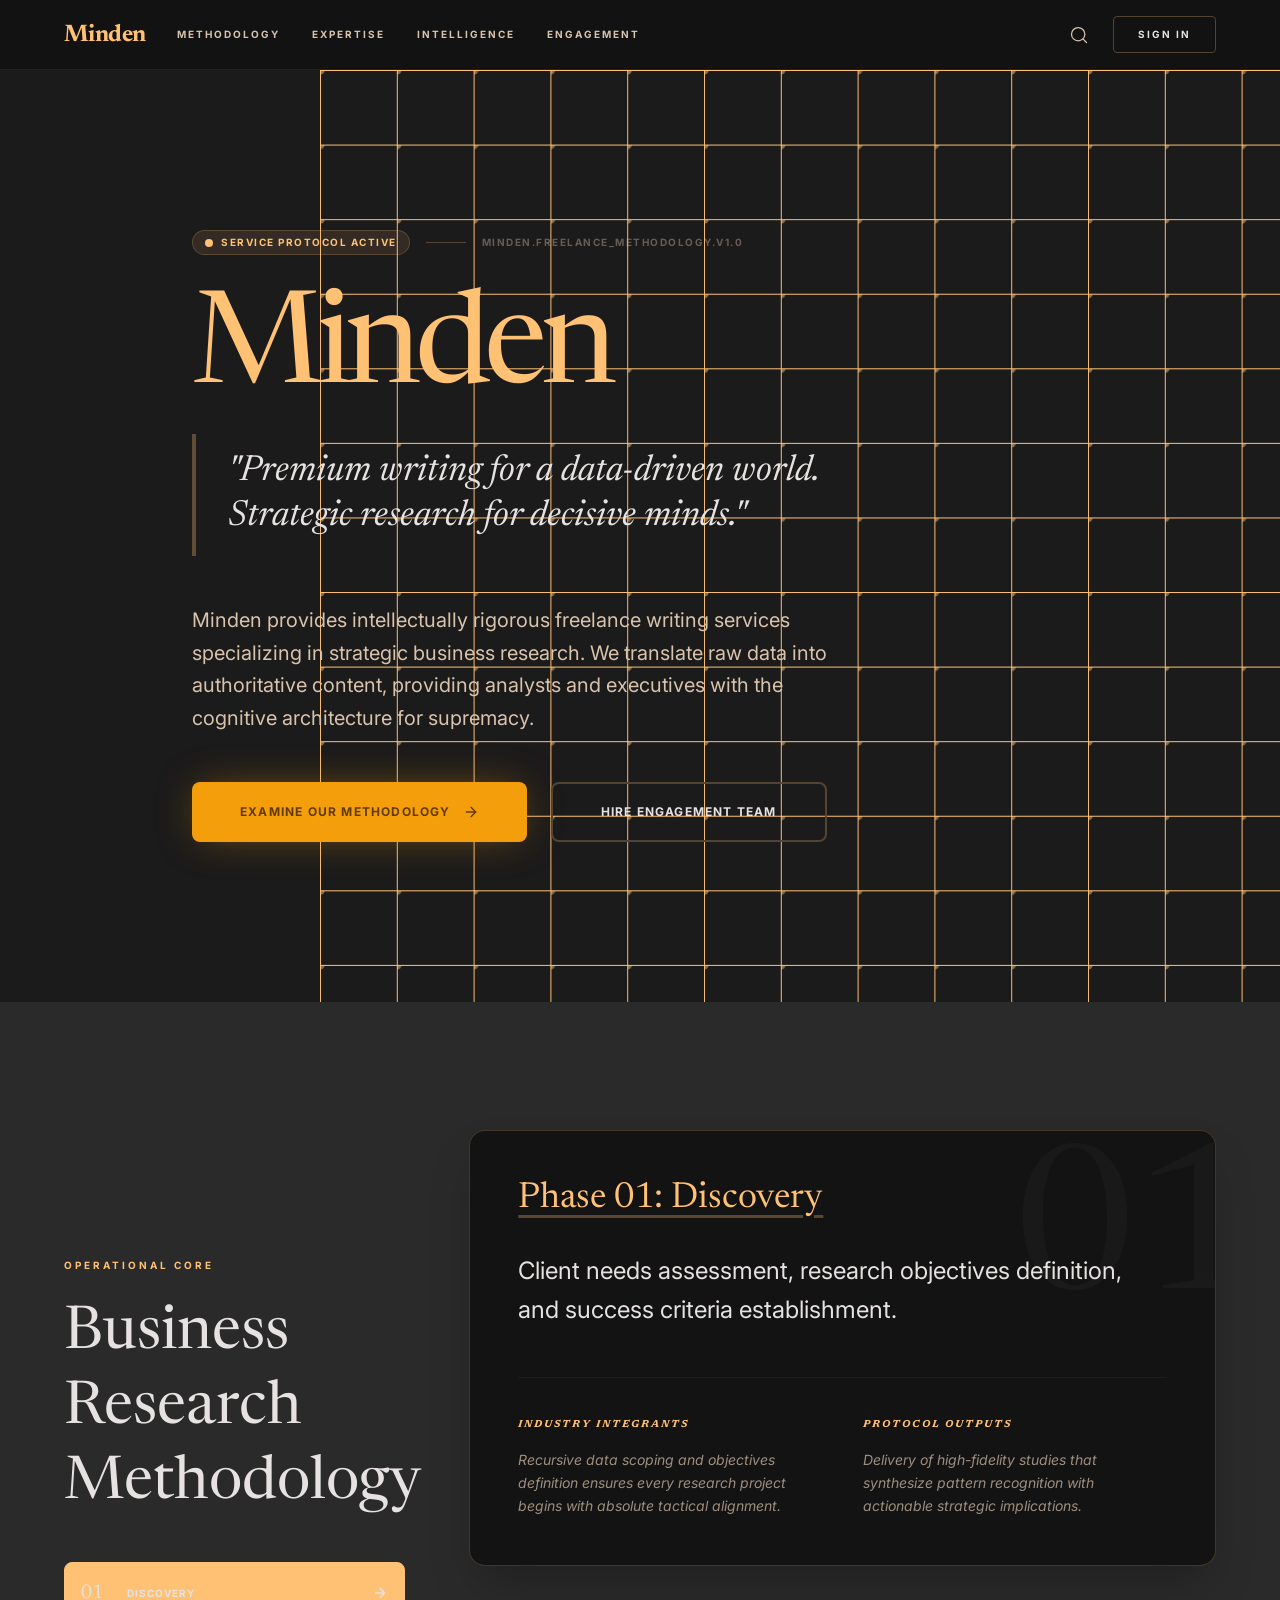
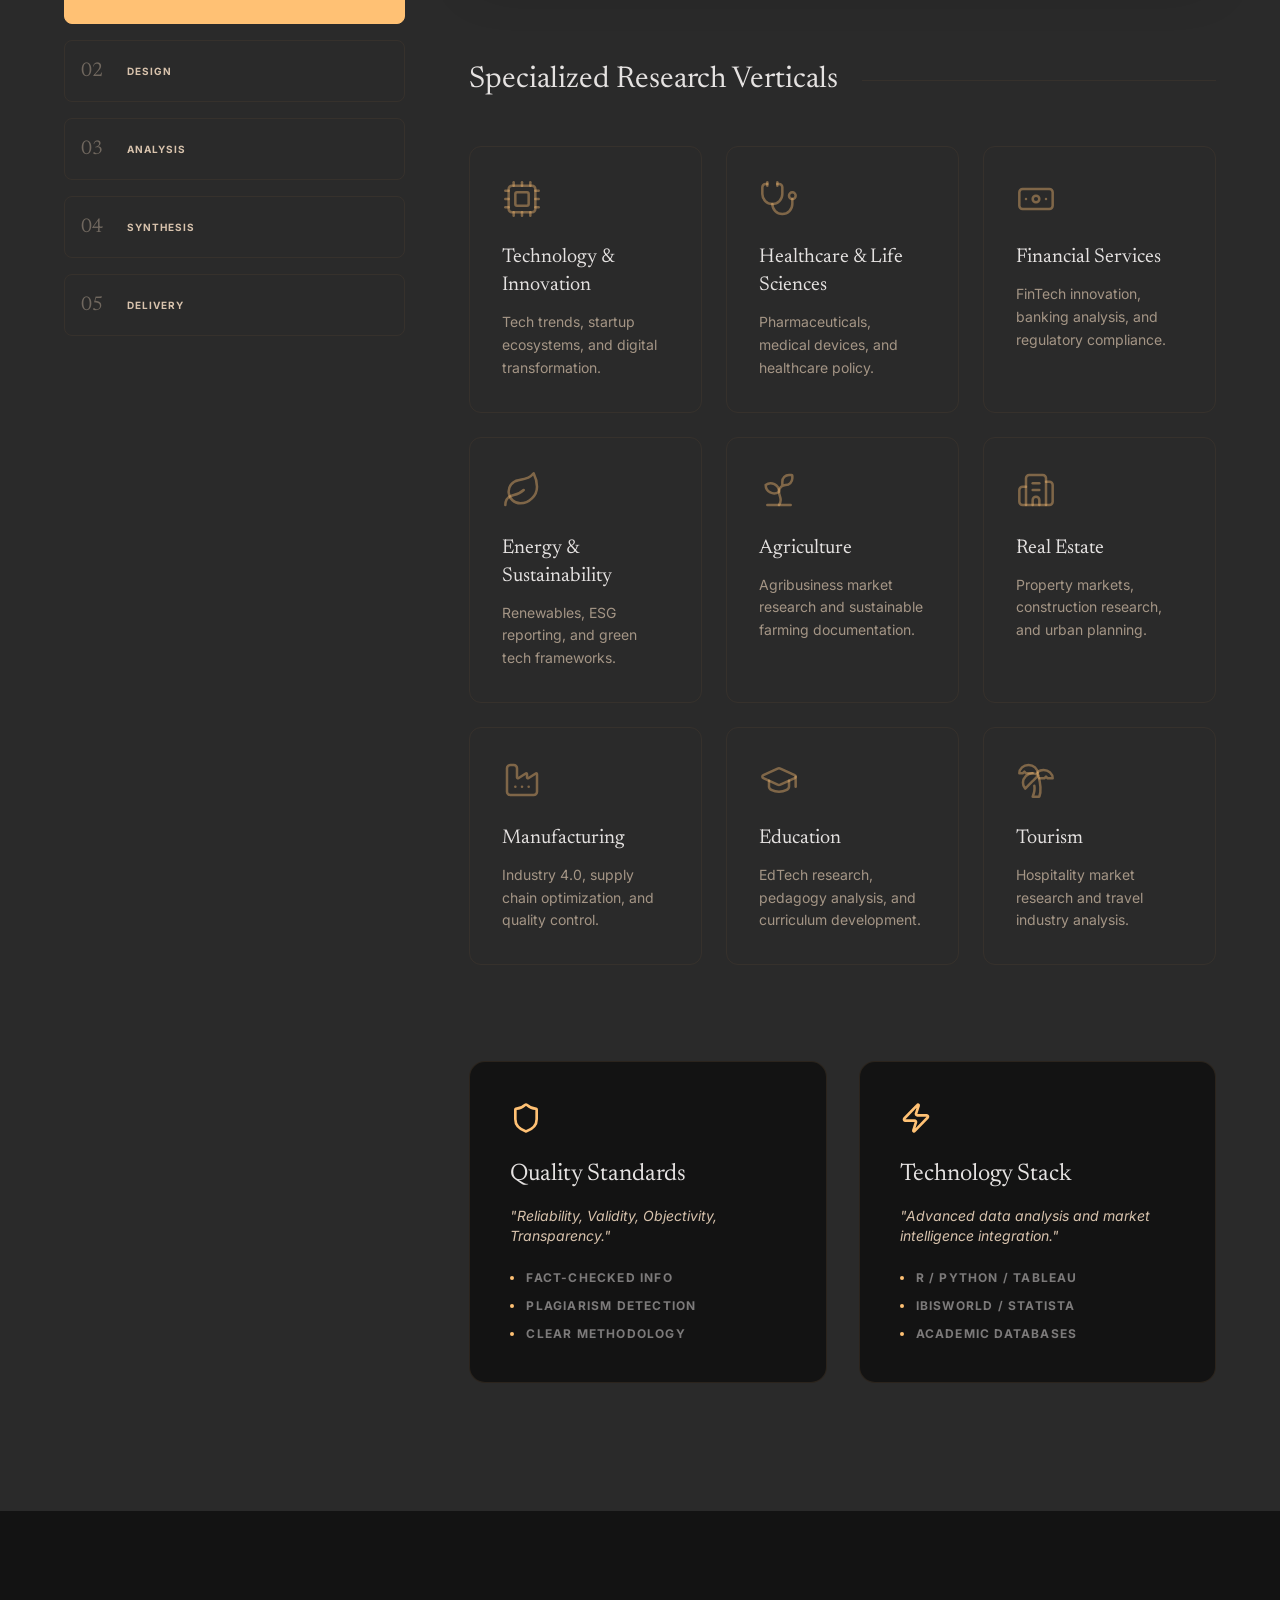
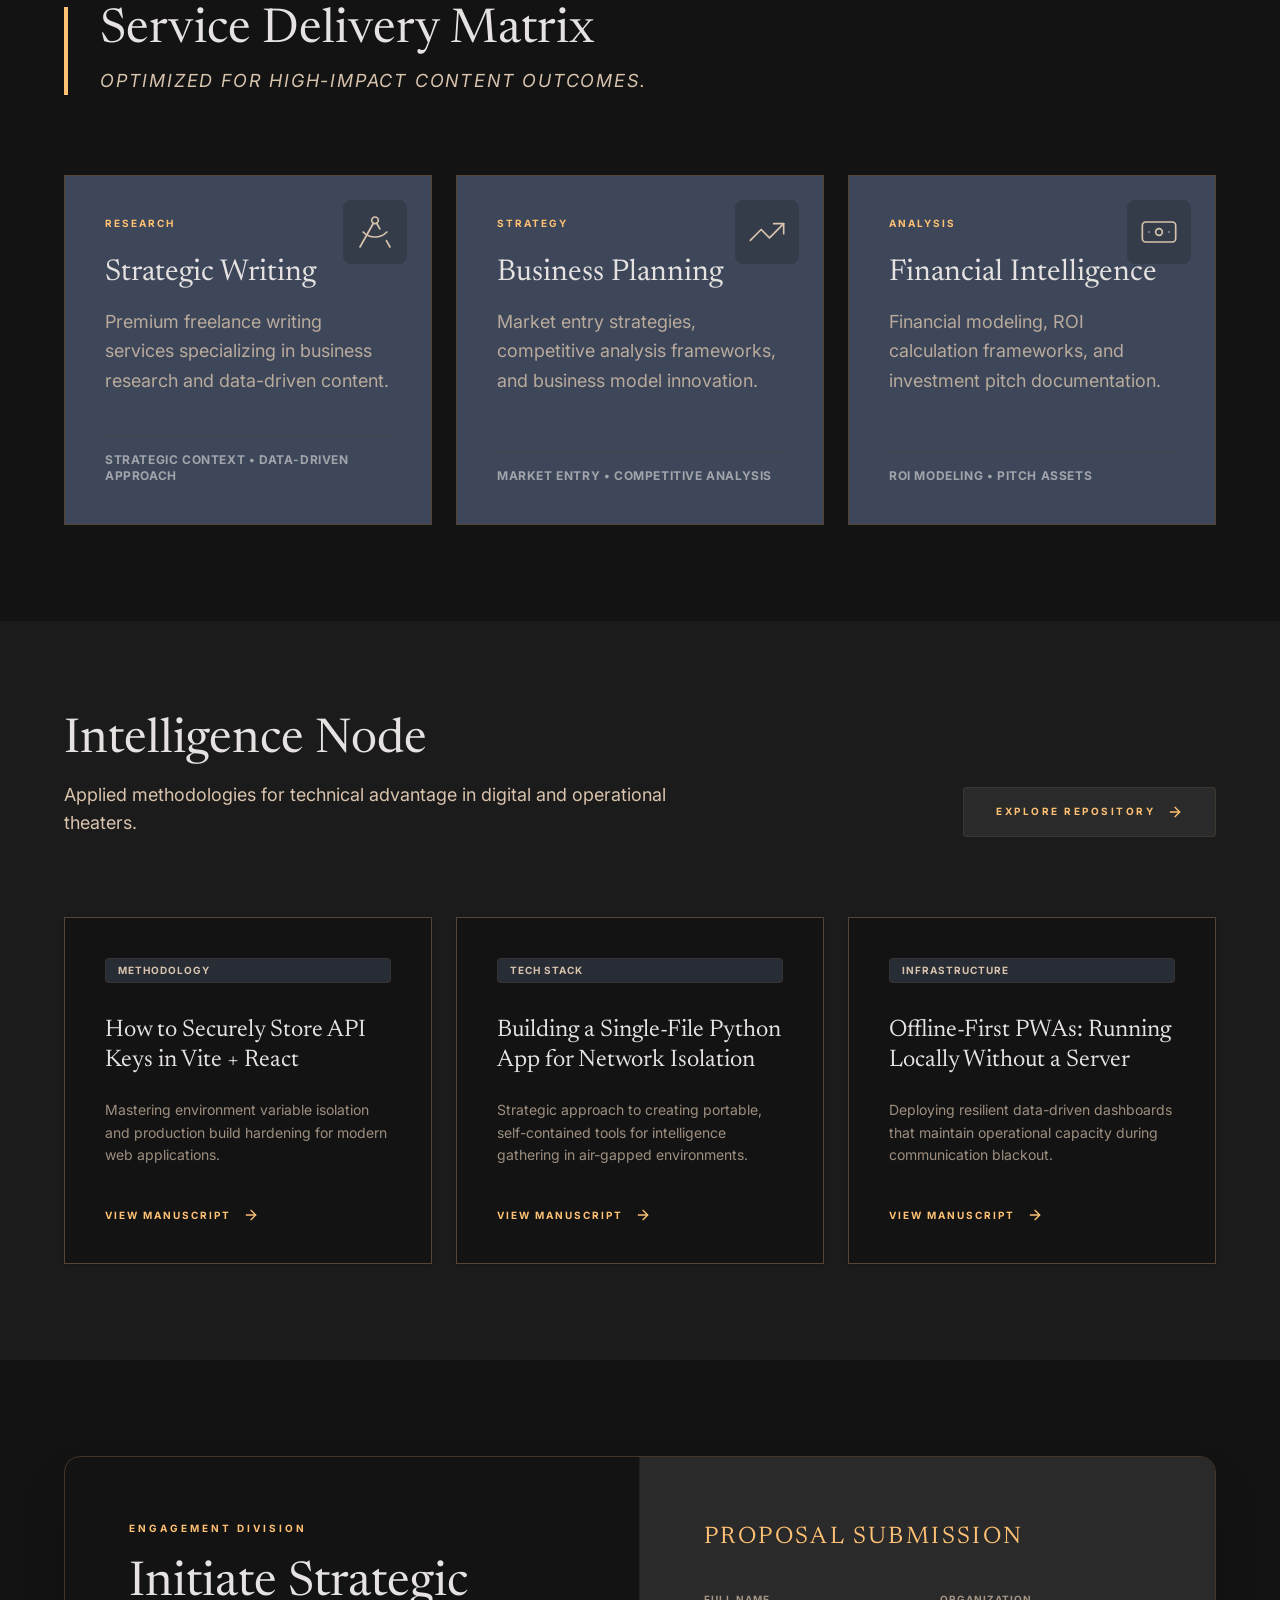
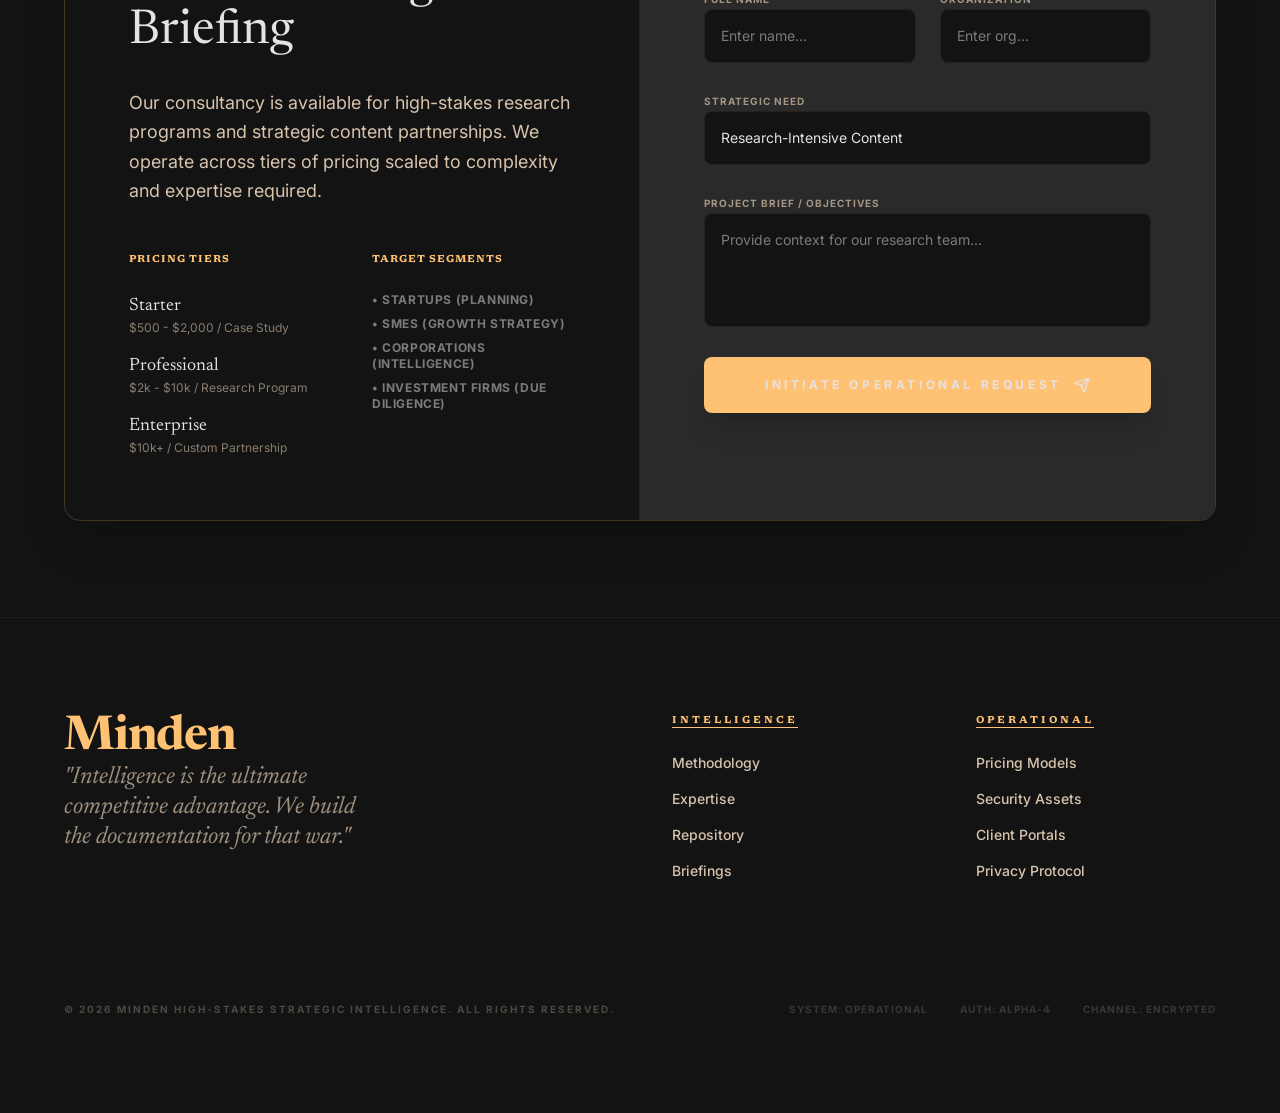
<file: index-original.html>
<!doctype html>
<html lang="en">
  <head>
    <meta charset="UTF-8" />
    <meta name="viewport" content="width=device-width, initial-scale=1.0" />
    <title>My Google AI Studio App</title>
    <script type="module" crossorigin src="./assets/index-Dzz4IY_3.js"></script>
    <link rel="stylesheet" crossorigin href="./assets/index-BqyEB7HQ.css">
  </head>
  <body>
    <div id="root"></div>
  </body>
</html>
</file>
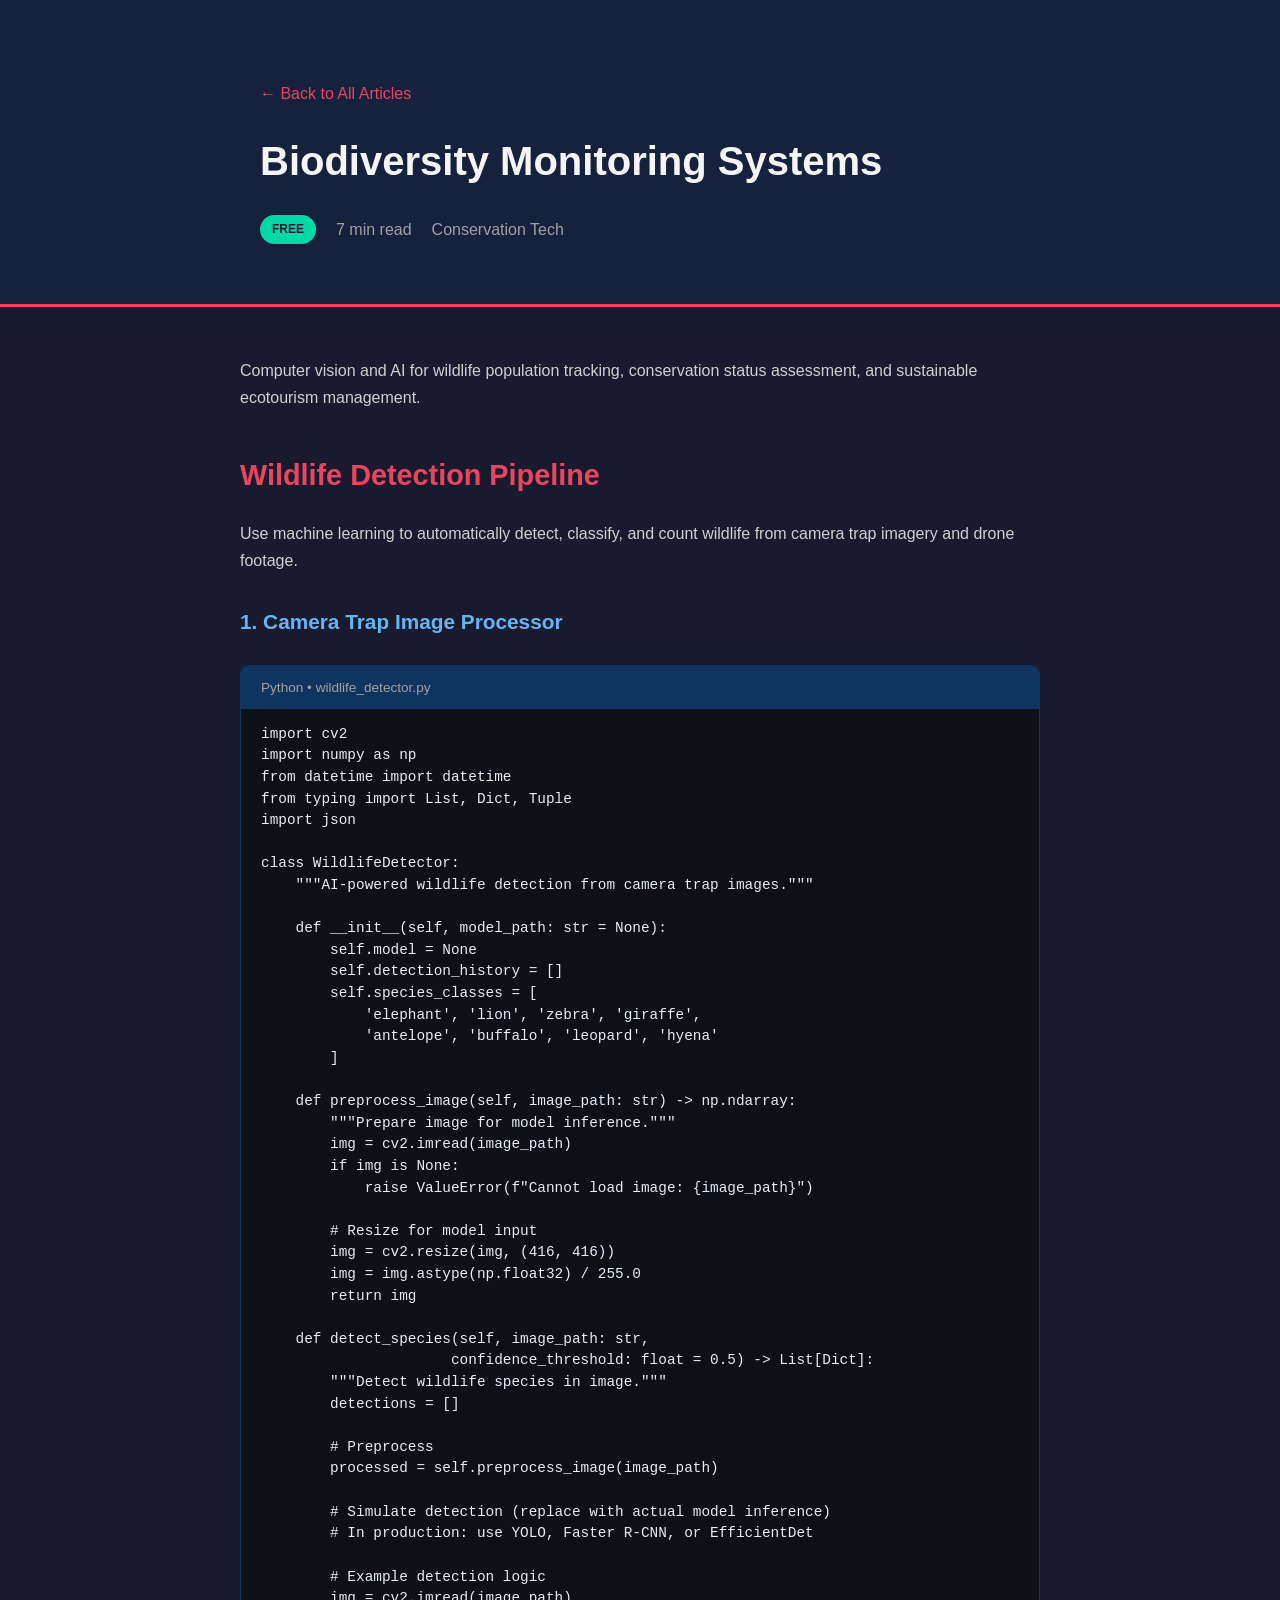
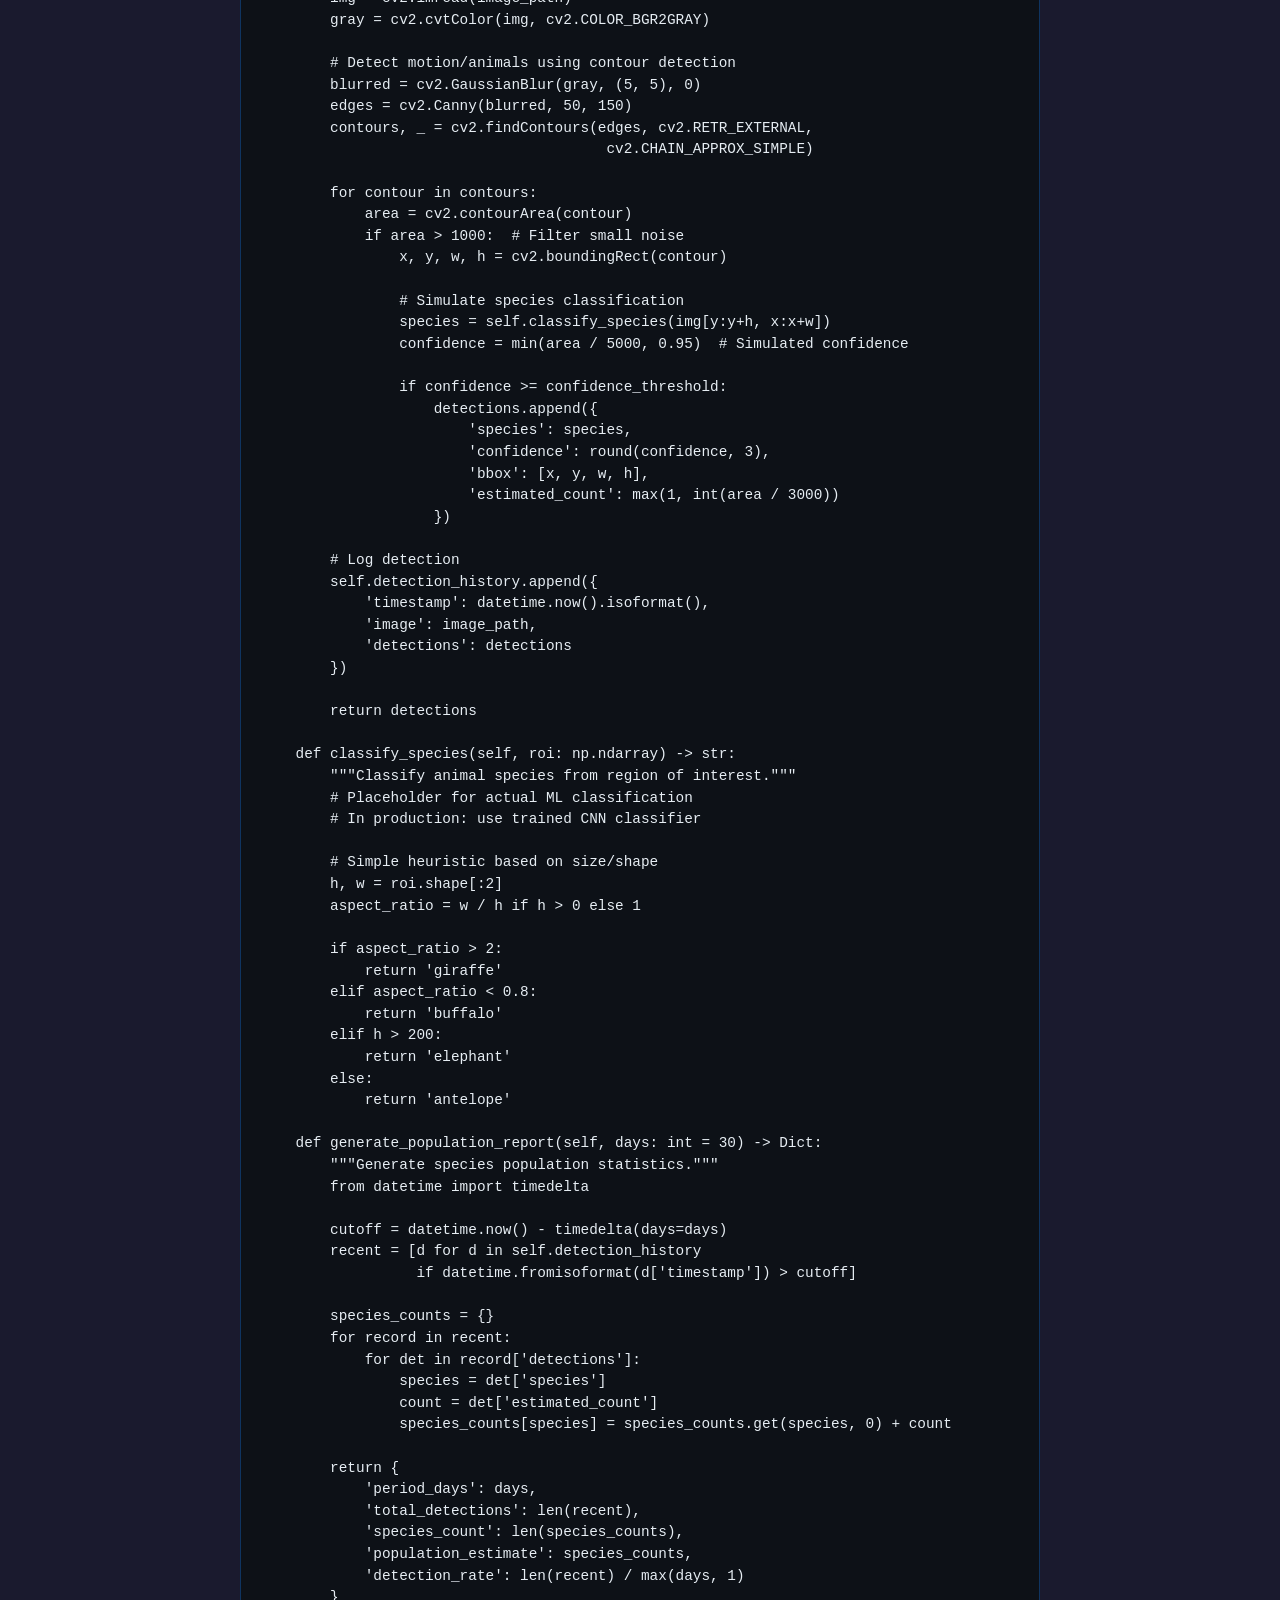
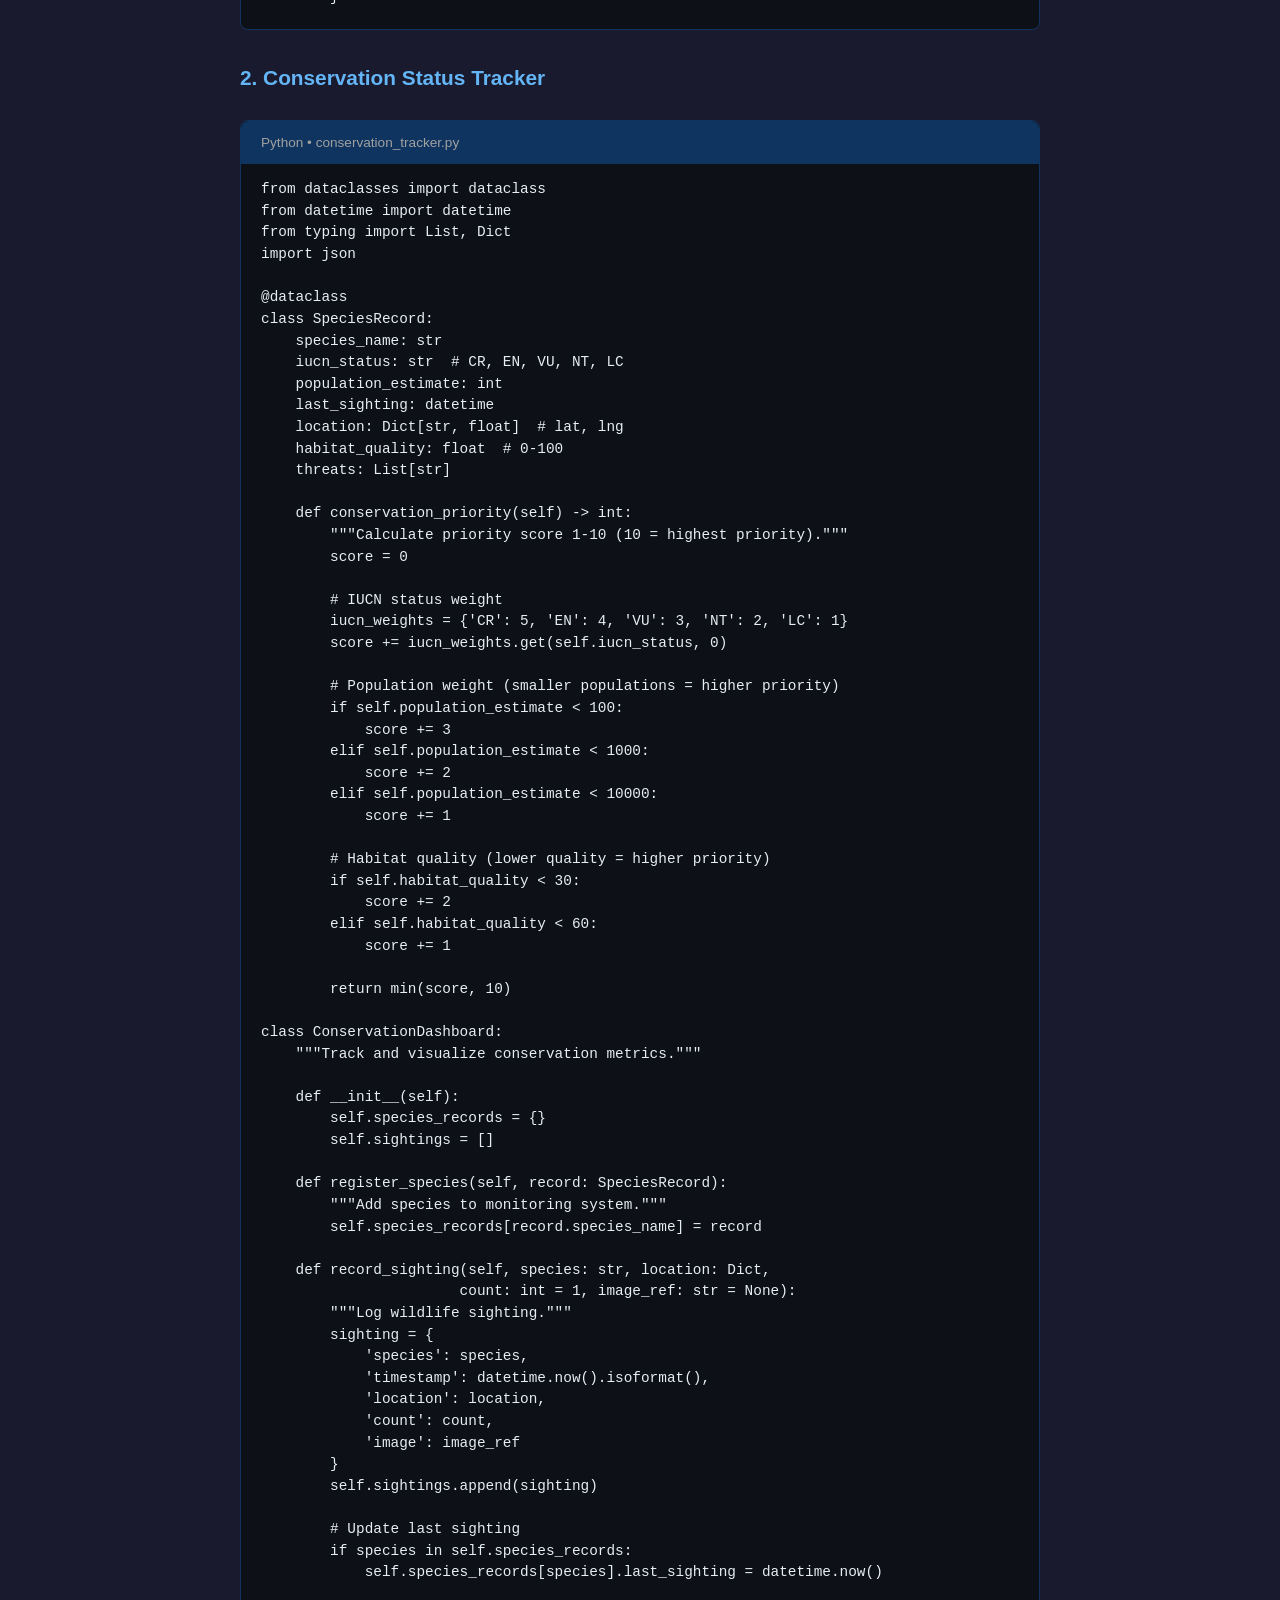
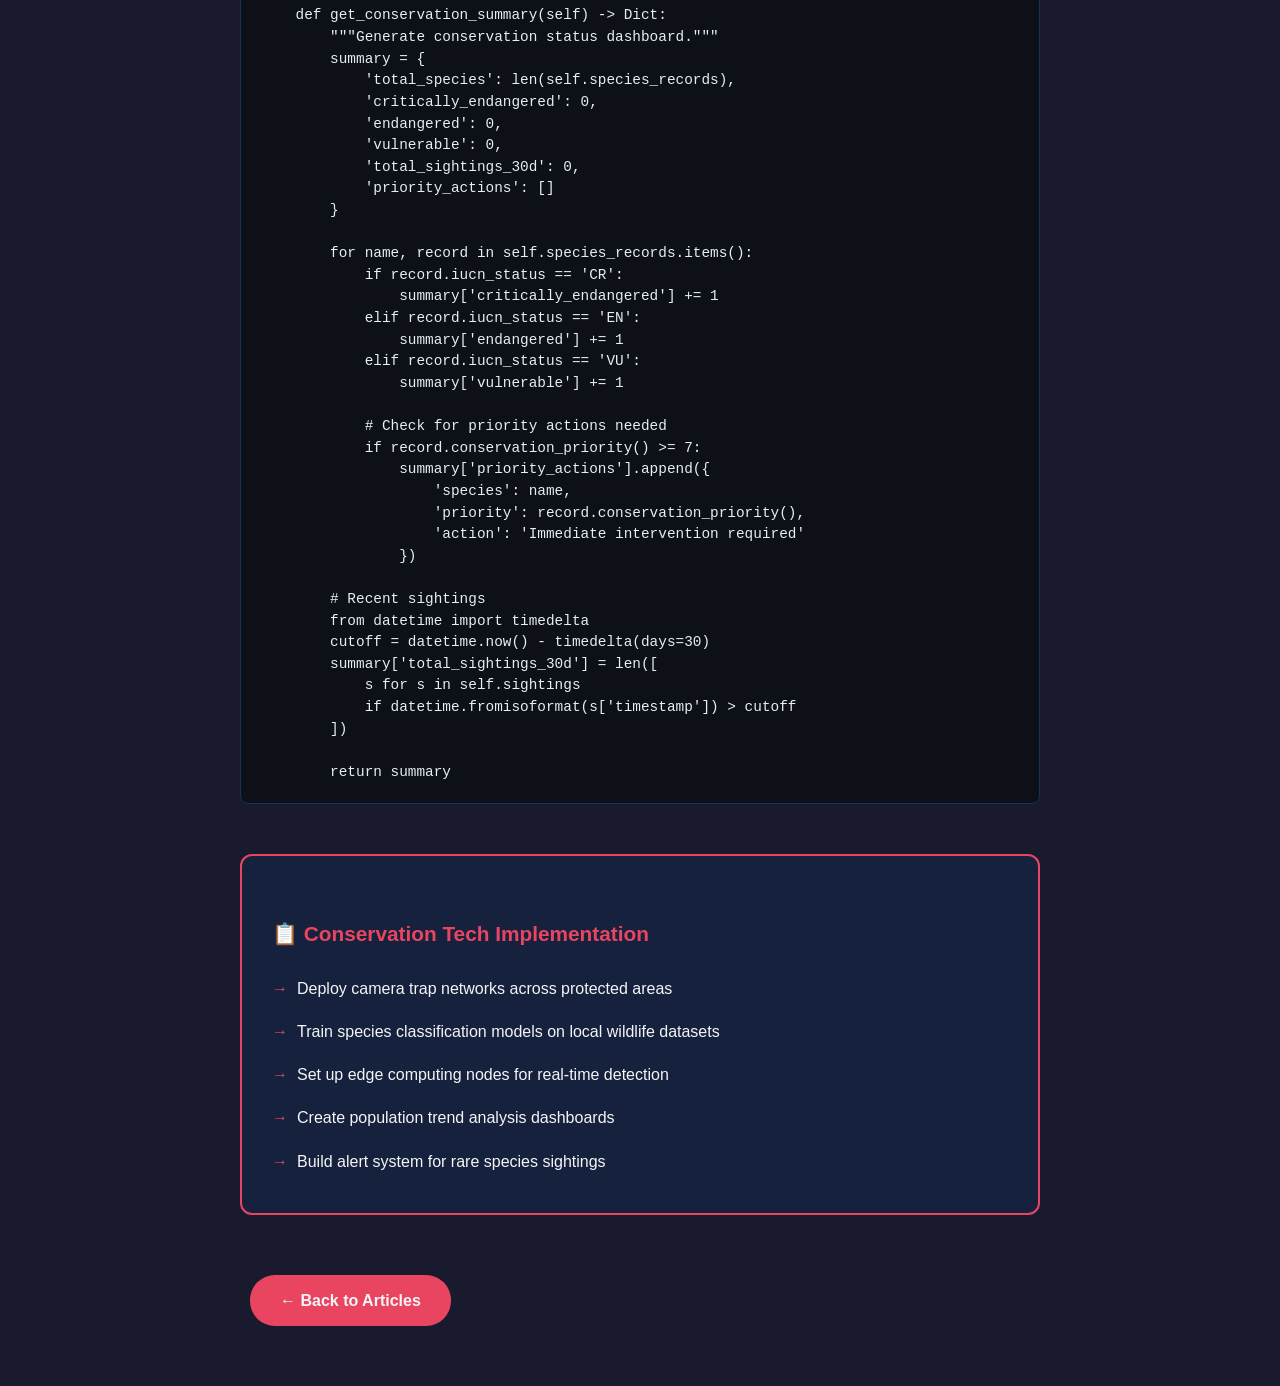
<file: minden-articles/article-biodiversity.html>
<!DOCTYPE html>
<html lang="en">
<head>
    <meta charset="UTF-8">
    <meta name="viewport" content="width=device-width, initial-scale=1.0">
    <title>Biodiversity Monitoring Systems | Minden Business Concepts</title>
    <style>
        :root { --primary: #1a1a2e; --secondary: #16213e; --accent: #0f3460; --highlight: #e94560; --text: #f5f5f5; --muted: #a0a0a0; --success: #00d9a5; --code-bg: #0d1117; }
        * { margin: 0; padding: 0; box-sizing: border-box; }
        body { font-family: -apple-system, BlinkMacSystemFont, 'Segoe UI', Roboto, sans-serif; background: var(--primary); color: var(--text); line-height: 1.7; }
        .container { max-width: 800px; margin: 0 auto; padding: 0 20px; }
        .article-header { background: var(--secondary); padding: 60px 0; border-bottom: 3px solid var(--highlight); }
        .article-title { font-size: 2.5rem; margin-bottom: 20px; }
        .article-meta { color: var(--muted); display: flex; gap: 20px; align-items: center; }
        .badge-free { background: var(--success); color: var(--primary); padding: 4px 12px; border-radius: 20px; font-weight: 600; font-size: 0.75rem; }
        .article-content { padding: 50px 0; }
        .article-content h2 { font-size: 1.8rem; margin: 40px 0 20px; color: var(--highlight); }
        .article-content h3 { font-size: 1.3rem; margin: 30px 0 15px; color: #64b5f6; }
        .article-content p { margin-bottom: 20px; color: #d0d0d0; }
        .code-block { background: var(--code-bg); border: 1px solid var(--accent); border-radius: 8px; padding: 20px; margin: 25px 0; overflow-x: auto; }
        .code-block pre { color: #e6edf3; font-family: 'Consolas', 'Monaco', monospace; font-size: 0.9rem; line-height: 1.5; }
        .code-header { background: var(--accent); padding: 10px 20px; border-radius: 8px 8px 0 0; font-size: 0.85rem; color: var(--muted); margin: -20px -20px 15px -20px; }
        .follow-up { background: var(--secondary); border: 2px solid var(--highlight); border-radius: 12px; padding: 30px; margin: 50px 0; }
        .follow-up h3 { color: var(--highlight); margin-bottom: 15px; }
        .follow-up ul { list-style: none; padding-left: 0; }
        .follow-up li { padding: 8px 0; padding-left: 25px; position: relative; }
        .follow-up li::before { content: "→"; position: absolute; left: 0; color: var(--highlight); }
        .btn { display: inline-block; padding: 12px 30px; background: var(--highlight); color: var(--text); text-decoration: none; border-radius: 25px; font-weight: 600; margin: 10px; transition: transform 0.3s; }
        .btn:hover { transform: scale(1.05); }
        nav.breadcrumb { padding: 20px 0; color: var(--muted); }
        nav.breadcrumb a { color: var(--highlight); text-decoration: none; }
    </style>
</head>
<body>
    <article class="article-header">
        <div class="container">
            <nav class="breadcrumb"><a href="index.html">← Back to All Articles</a></nav>
            <h1 class="article-title">Biodiversity Monitoring Systems</h1>
            <div class="article-meta"><span class="badge-free">FREE</span><span>7 min read</span><span>Conservation Tech</span></div>
        </div>
    </article>
    <main class="container article-content">
        <p class="lead">Computer vision and AI for wildlife population tracking, conservation status assessment, and sustainable ecotourism management.</p>
        
        <h2>Wildlife Detection Pipeline</h2>
        <p>Use machine learning to automatically detect, classify, and count wildlife from camera trap imagery and drone footage.</p>
        
        <h3>1. Camera Trap Image Processor</h3>
        <div class="code-block">
            <div class="code-header">Python • wildlife_detector.py</div>
            <pre><code>import cv2
import numpy as np
from datetime import datetime
from typing import List, Dict, Tuple
import json

class WildlifeDetector:
    """AI-powered wildlife detection from camera trap images."""
    
    def __init__(self, model_path: str = None):
        self.model = None
        self.detection_history = []
        self.species_classes = [
            'elephant', 'lion', 'zebra', 'giraffe', 
            'antelope', 'buffalo', 'leopard', 'hyena'
        ]
        
    def preprocess_image(self, image_path: str) -> np.ndarray:
        """Prepare image for model inference."""
        img = cv2.imread(image_path)
        if img is None:
            raise ValueError(f"Cannot load image: {image_path}")
        
        # Resize for model input
        img = cv2.resize(img, (416, 416))
        img = img.astype(np.float32) / 255.0
        return img
    
    def detect_species(self, image_path: str, 
                      confidence_threshold: float = 0.5) -> List[Dict]:
        """Detect wildlife species in image."""
        detections = []
        
        # Preprocess
        processed = self.preprocess_image(image_path)
        
        # Simulate detection (replace with actual model inference)
        # In production: use YOLO, Faster R-CNN, or EfficientDet
        
        # Example detection logic
        img = cv2.imread(image_path)
        gray = cv2.cvtColor(img, cv2.COLOR_BGR2GRAY)
        
        # Detect motion/animals using contour detection
        blurred = cv2.GaussianBlur(gray, (5, 5), 0)
        edges = cv2.Canny(blurred, 50, 150)
        contours, _ = cv2.findContours(edges, cv2.RETR_EXTERNAL, 
                                        cv2.CHAIN_APPROX_SIMPLE)
        
        for contour in contours:
            area = cv2.contourArea(contour)
            if area > 1000:  # Filter small noise
                x, y, w, h = cv2.boundingRect(contour)
                
                # Simulate species classification
                species = self.classify_species(img[y:y+h, x:x+w])
                confidence = min(area / 5000, 0.95)  # Simulated confidence
                
                if confidence >= confidence_threshold:
                    detections.append({
                        'species': species,
                        'confidence': round(confidence, 3),
                        'bbox': [x, y, w, h],
                        'estimated_count': max(1, int(area / 3000))
                    })
        
        # Log detection
        self.detection_history.append({
            'timestamp': datetime.now().isoformat(),
            'image': image_path,
            'detections': detections
        })
        
        return detections
    
    def classify_species(self, roi: np.ndarray) -> str:
        """Classify animal species from region of interest."""
        # Placeholder for actual ML classification
        # In production: use trained CNN classifier
        
        # Simple heuristic based on size/shape
        h, w = roi.shape[:2]
        aspect_ratio = w / h if h > 0 else 1
        
        if aspect_ratio > 2:
            return 'giraffe'
        elif aspect_ratio < 0.8:
            return 'buffalo'
        elif h > 200:
            return 'elephant'
        else:
            return 'antelope'
    
    def generate_population_report(self, days: int = 30) -> Dict:
        """Generate species population statistics."""
        from datetime import timedelta
        
        cutoff = datetime.now() - timedelta(days=days)
        recent = [d for d in self.detection_history 
                  if datetime.fromisoformat(d['timestamp']) > cutoff]
        
        species_counts = {}
        for record in recent:
            for det in record['detections']:
                species = det['species']
                count = det['estimated_count']
                species_counts[species] = species_counts.get(species, 0) + count
        
        return {
            'period_days': days,
            'total_detections': len(recent),
            'species_count': len(species_counts),
            'population_estimate': species_counts,
            'detection_rate': len(recent) / max(days, 1)
        }</code></pre>
        </div>
        
        <h3>2. Conservation Status Tracker</h3>
        <div class="code-block">
            <div class="code-header">Python • conservation_tracker.py</div>
            <pre><code>from dataclasses import dataclass
from datetime import datetime
from typing import List, Dict
import json

@dataclass
class SpeciesRecord:
    species_name: str
    iucn_status: str  # CR, EN, VU, NT, LC
    population_estimate: int
    last_sighting: datetime
    location: Dict[str, float]  # lat, lng
    habitat_quality: float  # 0-100
    threats: List[str]
    
    def conservation_priority(self) -> int:
        """Calculate priority score 1-10 (10 = highest priority)."""
        score = 0
        
        # IUCN status weight
        iucn_weights = {'CR': 5, 'EN': 4, 'VU': 3, 'NT': 2, 'LC': 1}
        score += iucn_weights.get(self.iucn_status, 0)
        
        # Population weight (smaller populations = higher priority)
        if self.population_estimate < 100:
            score += 3
        elif self.population_estimate < 1000:
            score += 2
        elif self.population_estimate < 10000:
            score += 1
            
        # Habitat quality (lower quality = higher priority)
        if self.habitat_quality < 30:
            score += 2
        elif self.habitat_quality < 60:
            score += 1
            
        return min(score, 10)

class ConservationDashboard:
    """Track and visualize conservation metrics."""
    
    def __init__(self):
        self.species_records = {}
        self.sightings = []
        
    def register_species(self, record: SpeciesRecord):
        """Add species to monitoring system."""
        self.species_records[record.species_name] = record
        
    def record_sighting(self, species: str, location: Dict,
                       count: int = 1, image_ref: str = None):
        """Log wildlife sighting."""
        sighting = {
            'species': species,
            'timestamp': datetime.now().isoformat(),
            'location': location,
            'count': count,
            'image': image_ref
        }
        self.sightings.append(sighting)
        
        # Update last sighting
        if species in self.species_records:
            self.species_records[species].last_sighting = datetime.now()
            
    def get_conservation_summary(self) -> Dict:
        """Generate conservation status dashboard."""
        summary = {
            'total_species': len(self.species_records),
            'critically_endangered': 0,
            'endangered': 0,
            'vulnerable': 0,
            'total_sightings_30d': 0,
            'priority_actions': []
        }
        
        for name, record in self.species_records.items():
            if record.iucn_status == 'CR':
                summary['critically_endangered'] += 1
            elif record.iucn_status == 'EN':
                summary['endangered'] += 1
            elif record.iucn_status == 'VU':
                summary['vulnerable'] += 1
                
            # Check for priority actions needed
            if record.conservation_priority() >= 7:
                summary['priority_actions'].append({
                    'species': name,
                    'priority': record.conservation_priority(),
                    'action': 'Immediate intervention required'
                })
        
        # Recent sightings
        from datetime import timedelta
        cutoff = datetime.now() - timedelta(days=30)
        summary['total_sightings_30d'] = len([
            s for s in self.sightings 
            if datetime.fromisoformat(s['timestamp']) > cutoff
        ])
        
        return summary</code></pre>
        </div>
        
        <div class="follow-up">
            <h3>📋 Conservation Tech Implementation</h3>
            <ul>
                <li>Deploy camera trap networks across protected areas</li>
                <li>Train species classification models on local wildlife datasets</li>
                <li>Set up edge computing nodes for real-time detection</li>
                <li>Create population trend analysis dashboards</li>
                <li>Build alert system for rare species sightings</li>
            </ul>
        </div>
        
        <a href="index.html" class="btn">← Back to Articles</a>
    </main>
</body>
</html>
</file>
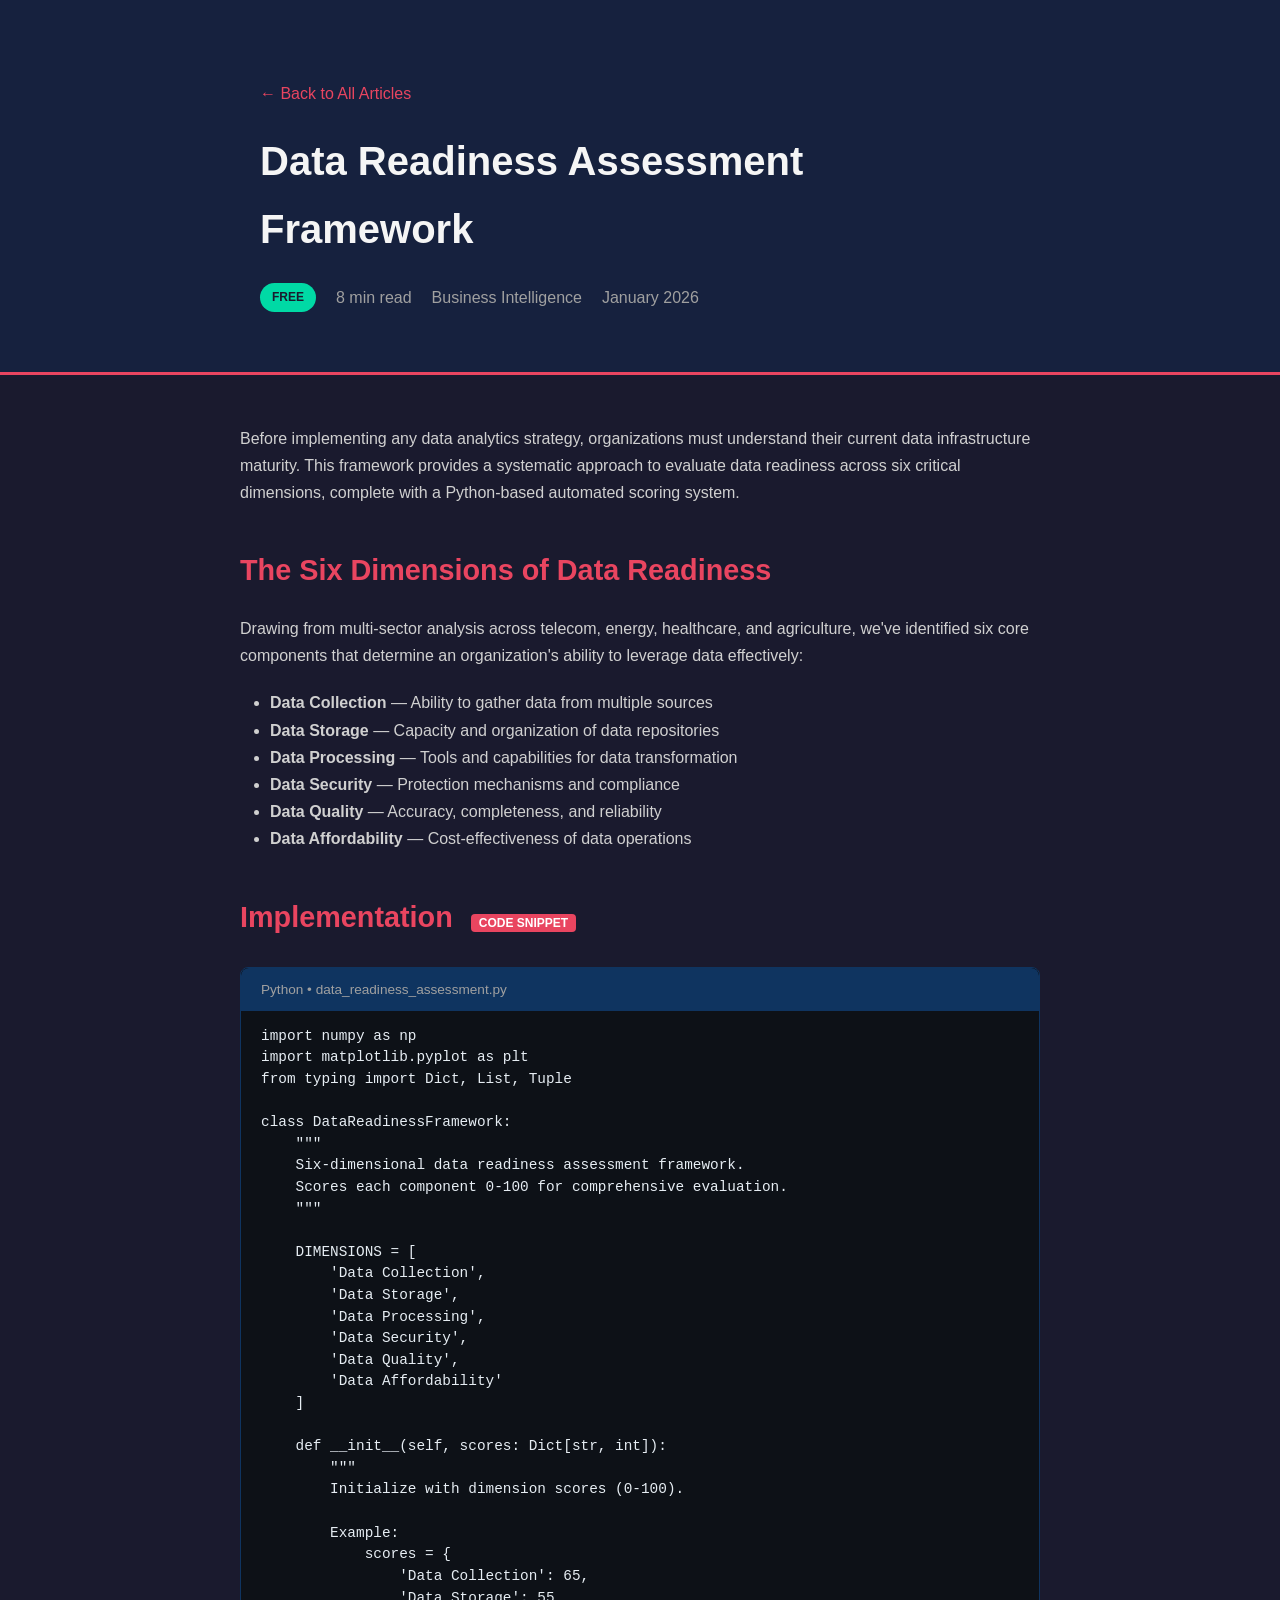
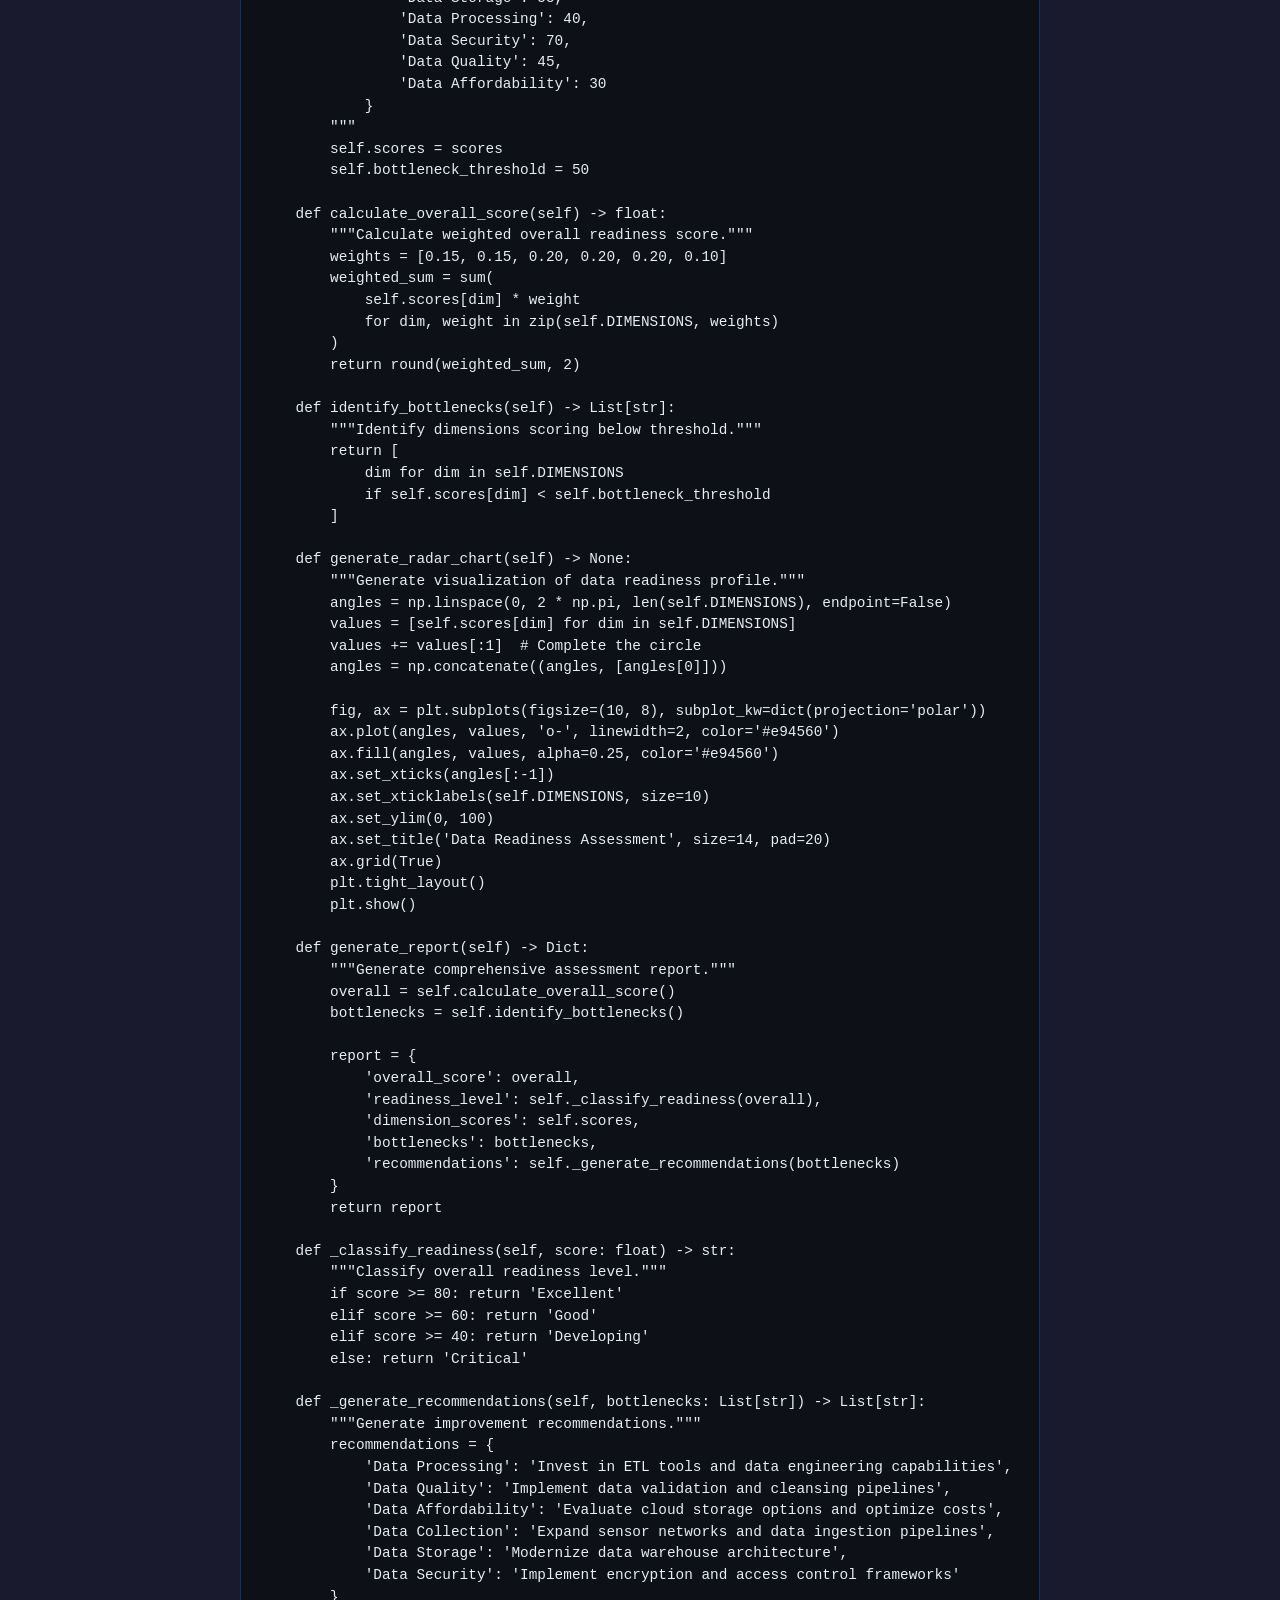
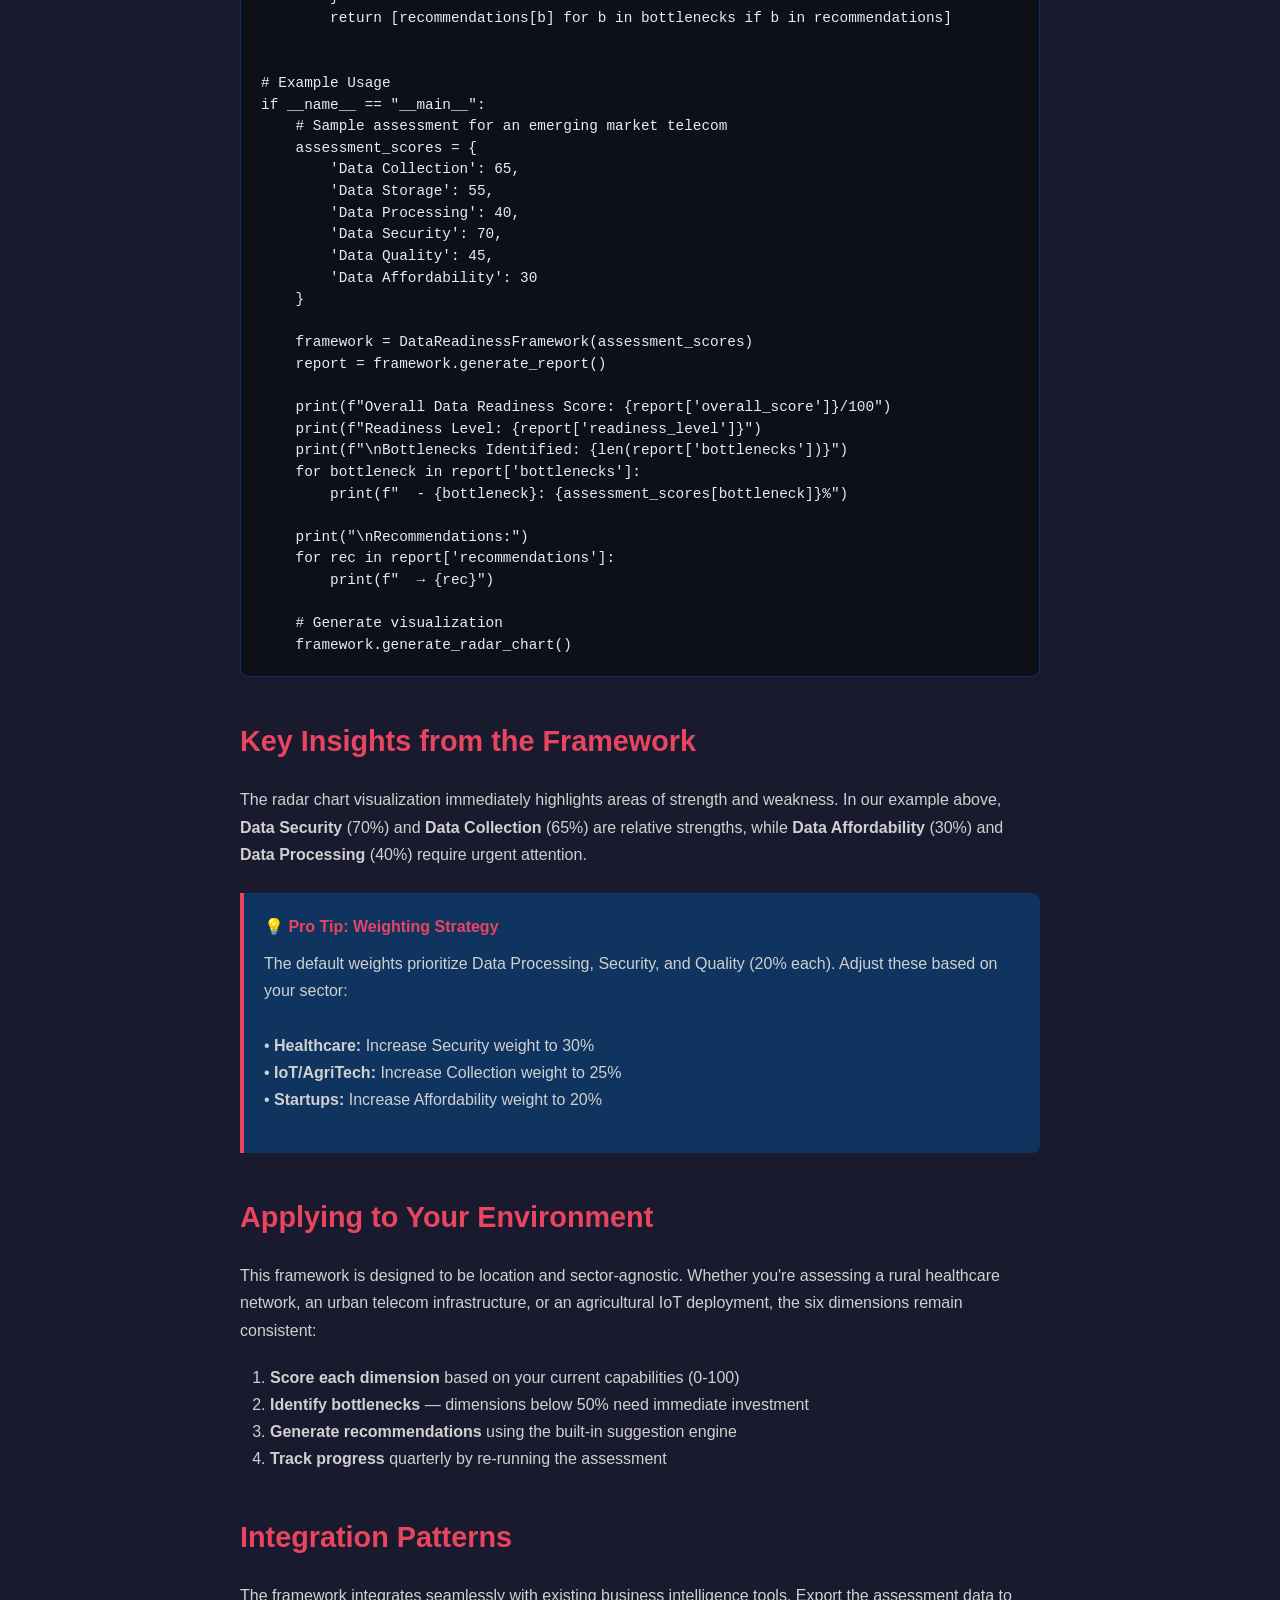
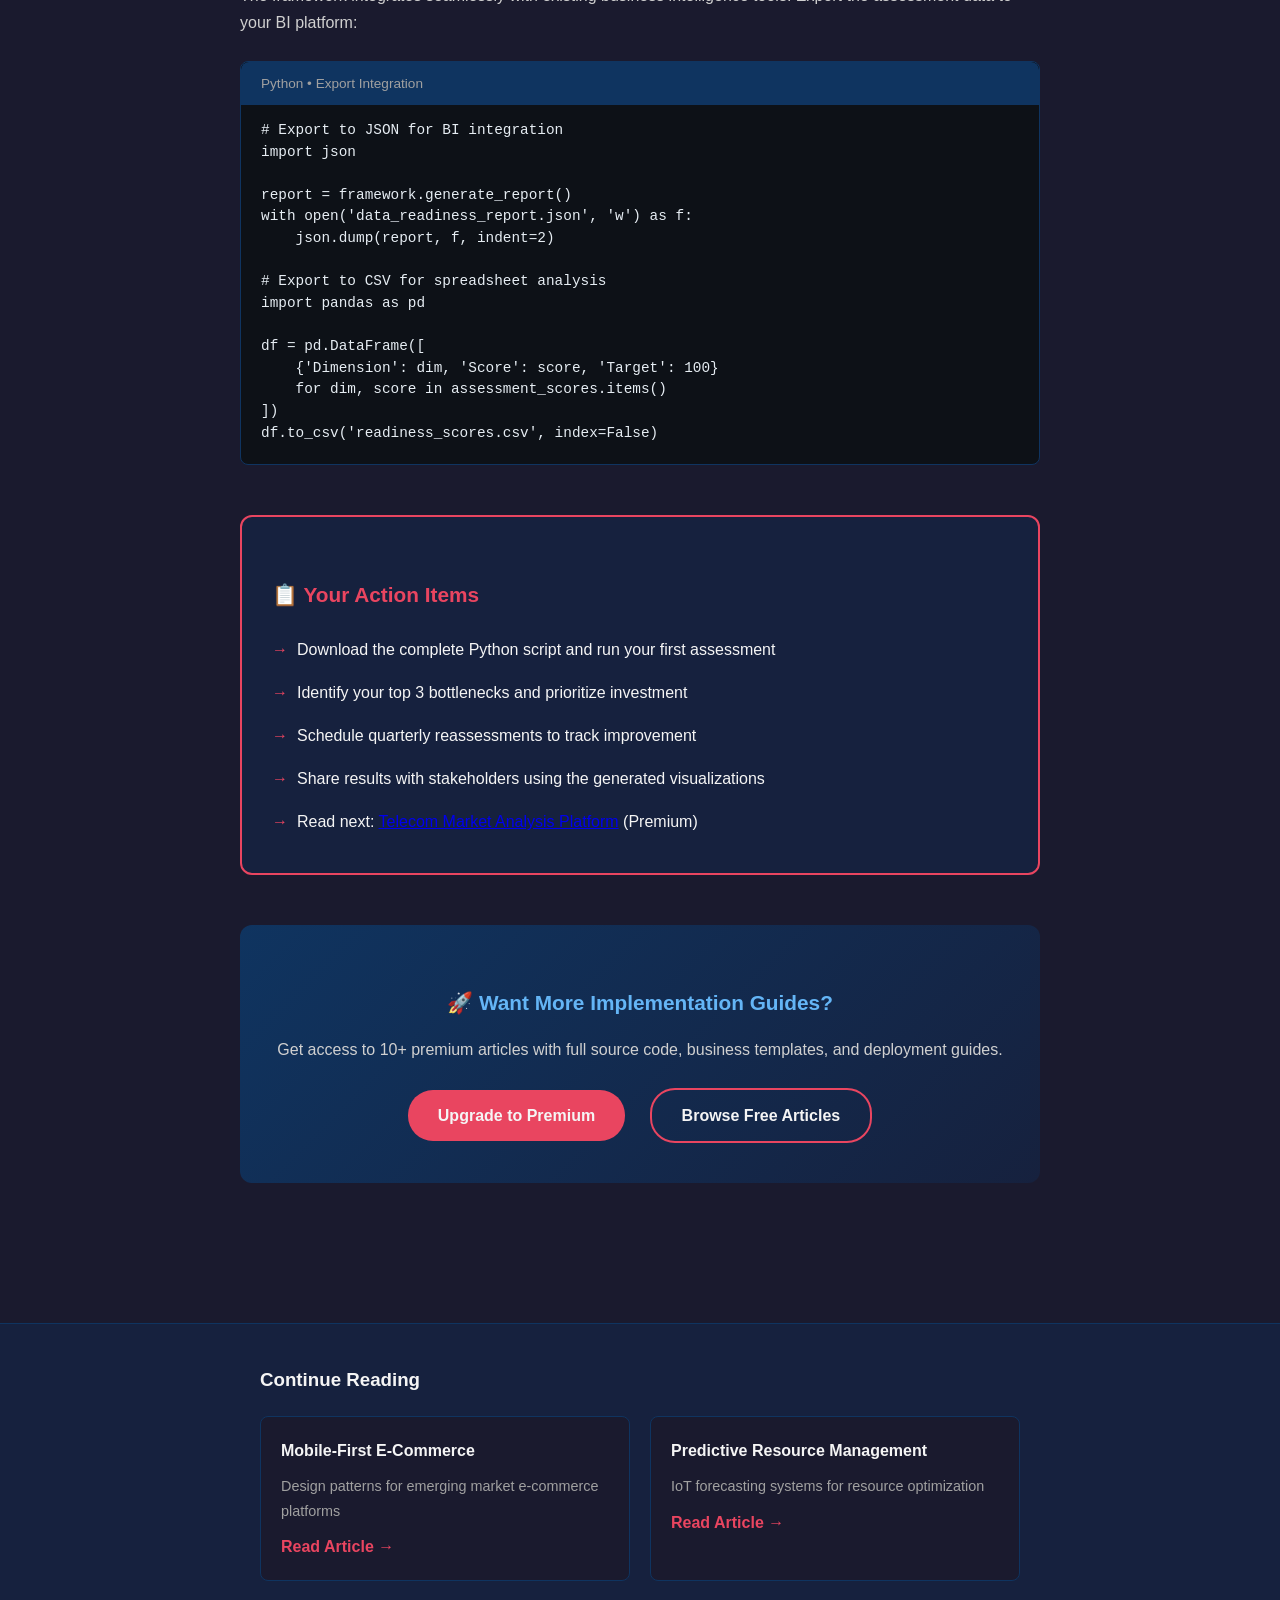
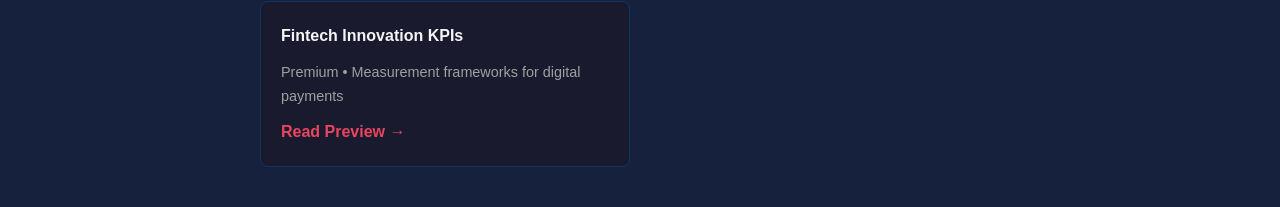
<file: minden-articles/article-data-readiness.html>
<!DOCTYPE html>
<html lang="en">
<head>
    <meta charset="UTF-8">
    <meta name="viewport" content="width=device-width, initial-scale=1.0">
    <title>Data Readiness Assessment Framework | Minden Business Concepts</title>
    <style>
        :root {
            --primary: #1a1a2e;
            --secondary: #16213e;
            --accent: #0f3460;
            --highlight: #e94560;
            --text: #f5f5f5;
            --muted: #a0a0a0;
            --success: #00d9a5;
            --code-bg: #0d1117;
        }
        
        * { margin: 0; padding: 0; box-sizing: border-box; }
        
        body {
            font-family: -apple-system, BlinkMacSystemFont, 'Segoe UI', Roboto, sans-serif;
            background: var(--primary);
            color: var(--text);
            line-height: 1.7;
        }
        
        .container { max-width: 800px; margin: 0 auto; padding: 0 20px; }
        
        .article-header {
            background: var(--secondary);
            padding: 60px 0;
            border-bottom: 3px solid var(--highlight);
        }
        
        .article-title {
            font-size: 2.5rem;
            margin-bottom: 20px;
        }
        
        .article-meta {
            color: var(--muted);
            display: flex;
            gap: 20px;
            align-items: center;
        }
        
        .badge-free {
            background: var(--success);
            color: var(--primary);
            padding: 4px 12px;
            border-radius: 20px;
            font-weight: 600;
            font-size: 0.75rem;
        }
        
        .article-content {
            padding: 50px 0;
        }
        
        .article-content h2 {
            font-size: 1.8rem;
            margin: 40px 0 20px;
            color: var(--highlight);
        }
        
        .article-content h3 {
            font-size: 1.3rem;
            margin: 30px 0 15px;
            color: #64b5f6;
        }
        
        .article-content p {
            margin-bottom: 20px;
            color: #d0d0d0;
        }
        
        .code-block {
            background: var(--code-bg);
            border: 1px solid var(--accent);
            border-radius: 8px;
            padding: 20px;
            margin: 25px 0;
            overflow-x: auto;
        }
        
        .code-block pre {
            color: #e6edf3;
            font-family: 'Consolas', 'Monaco', monospace;
            font-size: 0.9rem;
            line-height: 1.5;
        }
        
        .code-header {
            background: var(--accent);
            padding: 10px 20px;
            border-radius: 8px 8px 0 0;
            font-size: 0.85rem;
            color: var(--muted);
            margin: -20px -20px 15px -20px;
        }
        
        .info-box {
            background: var(--accent);
            border-left: 4px solid var(--highlight);
            padding: 20px;
            margin: 25px 0;
            border-radius: 0 8px 8px 0;
        }
        
        .info-box h4 {
            color: var(--highlight);
            margin-bottom: 10px;
        }
        
        .follow-up {
            background: var(--secondary);
            border: 2px solid var(--highlight);
            border-radius: 12px;
            padding: 30px;
            margin: 50px 0;
        }
        
        .follow-up h3 {
            color: var(--highlight);
            margin-bottom: 15px;
        }
        
        .follow-up ul {
            list-style: none;
            padding-left: 0;
        }
        
        .follow-up li {
            padding: 8px 0;
            padding-left: 25px;
            position: relative;
        }
        
        .follow-up li::before {
            content: "→";
            position: absolute;
            left: 0;
            color: var(--highlight);
        }
        
        .cta-box {
            background: linear-gradient(135deg, var(--accent), var(--secondary));
            border-radius: 12px;
            padding: 30px;
            text-align: center;
            margin: 40px 0;
        }
        
        .btn {
            display: inline-block;
            padding: 12px 30px;
            background: var(--highlight);
            color: var(--text);
            text-decoration: none;
            border-radius: 25px;
            font-weight: 600;
            margin: 10px;
            transition: transform 0.3s;
        }
        
        .btn:hover { transform: scale(1.05); }
        
        .snippet-marker {
            background: var(--highlight);
            color: white;
            padding: 2px 8px;
            border-radius: 4px;
            font-size: 0.75rem;
            font-weight: 600;
            margin-left: 10px;
        }
        
        nav.breadcrumb {
            padding: 20px 0;
            color: var(--muted);
        }
        
        nav.breadcrumb a {
            color: var(--highlight);
            text-decoration: none;
        }
        
        .related-articles {
            background: var(--secondary);
            padding: 40px 0;
            margin-top: 50px;
            border-top: 1px solid var(--accent);
        }
        
        .related-grid {
            display: grid;
            grid-template-columns: repeat(auto-fit, minmax(250px, 1fr));
            gap: 20px;
            margin-top: 20px;
        }
        
        .related-card {
            background: var(--primary);
            padding: 20px;
            border-radius: 8px;
            border: 1px solid var(--accent);
        }
        
        .related-card a {
            color: var(--highlight);
            text-decoration: none;
            font-weight: 600;
        }
    </style>
</head>
<body>
    <article class="article-header">
        <div class="container">
            <nav class="breadcrumb">
                <a href="index.html">← Back to All Articles</a>
            </nav>
            <h1 class="article-title">Data Readiness Assessment Framework</h1>
            <div class="article-meta">
                <span class="badge-free">FREE</span>
                <span>8 min read</span>
                <span>Business Intelligence</span>
                <span>January 2026</span>
            </div>
        </div>
    </article>

    <main class="container article-content">
        <p class="lead">
            Before implementing any data analytics strategy, organizations must understand their current data infrastructure maturity. This framework provides a systematic approach to evaluate data readiness across six critical dimensions, complete with a Python-based automated scoring system.
        </p>

        <h2>The Six Dimensions of Data Readiness</h2>
        
        <p>
            Drawing from multi-sector analysis across telecom, energy, healthcare, and agriculture, we've identified six core components that determine an organization's ability to leverage data effectively:
        </p>

        <ul style="margin: 20px 0; padding-left: 30px; color: #d0d0d0;">
            <li><strong>Data Collection</strong> — Ability to gather data from multiple sources</li>
            <li><strong>Data Storage</strong> — Capacity and organization of data repositories</li>
            <li><strong>Data Processing</strong> — Tools and capabilities for data transformation</li>
            <li><strong>Data Security</strong> — Protection mechanisms and compliance</li>
            <li><strong>Data Quality</strong> — Accuracy, completeness, and reliability</li>
            <li><strong>Data Affordability</strong> — Cost-effectiveness of data operations</li>
        </ul>

        <h2>Implementation <span class="snippet-marker">CODE SNIPPET</span></h2>

        <div class="code-block">
            <div class="code-header">Python • data_readiness_assessment.py</div>
            <pre><code>import numpy as np
import matplotlib.pyplot as plt
from typing import Dict, List, Tuple

class DataReadinessFramework:
    """
    Six-dimensional data readiness assessment framework.
    Scores each component 0-100 for comprehensive evaluation.
    """
    
    DIMENSIONS = [
        'Data Collection',
        'Data Storage', 
        'Data Processing',
        'Data Security',
        'Data Quality',
        'Data Affordability'
    ]
    
    def __init__(self, scores: Dict[str, int]):
        """
        Initialize with dimension scores (0-100).
        
        Example:
            scores = {
                'Data Collection': 65,
                'Data Storage': 55,
                'Data Processing': 40,
                'Data Security': 70,
                'Data Quality': 45,
                'Data Affordability': 30
            }
        """
        self.scores = scores
        self.bottleneck_threshold = 50
        
    def calculate_overall_score(self) -> float:
        """Calculate weighted overall readiness score."""
        weights = [0.15, 0.15, 0.20, 0.20, 0.20, 0.10]
        weighted_sum = sum(
            self.scores[dim] * weight 
            for dim, weight in zip(self.DIMENSIONS, weights)
        )
        return round(weighted_sum, 2)
    
    def identify_bottlenecks(self) -> List[str]:
        """Identify dimensions scoring below threshold."""
        return [
            dim for dim in self.DIMENSIONS 
            if self.scores[dim] < self.bottleneck_threshold
        ]
    
    def generate_radar_chart(self) -> None:
        """Generate visualization of data readiness profile."""
        angles = np.linspace(0, 2 * np.pi, len(self.DIMENSIONS), endpoint=False)
        values = [self.scores[dim] for dim in self.DIMENSIONS]
        values += values[:1]  # Complete the circle
        angles = np.concatenate((angles, [angles[0]]))
        
        fig, ax = plt.subplots(figsize=(10, 8), subplot_kw=dict(projection='polar'))
        ax.plot(angles, values, 'o-', linewidth=2, color='#e94560')
        ax.fill(angles, values, alpha=0.25, color='#e94560')
        ax.set_xticks(angles[:-1])
        ax.set_xticklabels(self.DIMENSIONS, size=10)
        ax.set_ylim(0, 100)
        ax.set_title('Data Readiness Assessment', size=14, pad=20)
        ax.grid(True)
        plt.tight_layout()
        plt.show()
    
    def generate_report(self) -> Dict:
        """Generate comprehensive assessment report."""
        overall = self.calculate_overall_score()
        bottlenecks = self.identify_bottlenecks()
        
        report = {
            'overall_score': overall,
            'readiness_level': self._classify_readiness(overall),
            'dimension_scores': self.scores,
            'bottlenecks': bottlenecks,
            'recommendations': self._generate_recommendations(bottlenecks)
        }
        return report
    
    def _classify_readiness(self, score: float) -> str:
        """Classify overall readiness level."""
        if score >= 80: return 'Excellent'
        elif score >= 60: return 'Good'
        elif score >= 40: return 'Developing'
        else: return 'Critical'
    
    def _generate_recommendations(self, bottlenecks: List[str]) -> List[str]:
        """Generate improvement recommendations."""
        recommendations = {
            'Data Processing': 'Invest in ETL tools and data engineering capabilities',
            'Data Quality': 'Implement data validation and cleansing pipelines',
            'Data Affordability': 'Evaluate cloud storage options and optimize costs',
            'Data Collection': 'Expand sensor networks and data ingestion pipelines',
            'Data Storage': 'Modernize data warehouse architecture',
            'Data Security': 'Implement encryption and access control frameworks'
        }
        return [recommendations[b] for b in bottlenecks if b in recommendations]


# Example Usage
if __name__ == "__main__":
    # Sample assessment for an emerging market telecom
    assessment_scores = {
        'Data Collection': 65,
        'Data Storage': 55,
        'Data Processing': 40,
        'Data Security': 70,
        'Data Quality': 45,
        'Data Affordability': 30
    }
    
    framework = DataReadinessFramework(assessment_scores)
    report = framework.generate_report()
    
    print(f"Overall Data Readiness Score: {report['overall_score']}/100")
    print(f"Readiness Level: {report['readiness_level']}")
    print(f"\nBottlenecks Identified: {len(report['bottlenecks'])}")
    for bottleneck in report['bottlenecks']:
        print(f"  - {bottleneck}: {assessment_scores[bottleneck]}%")
    
    print("\nRecommendations:")
    for rec in report['recommendations']:
        print(f"  → {rec}")
    
    # Generate visualization
    framework.generate_radar_chart()</code></pre>
        </div>

        <h2>Key Insights from the Framework</h2>

        <p>
            The radar chart visualization immediately highlights areas of strength and weakness. In our example above, <strong>Data Security</strong> (70%) and <strong>Data Collection</strong> (65%) are relative strengths, while <strong>Data Affordability</strong> (30%) and <strong>Data Processing</strong> (40%) require urgent attention.
        </p>

        <div class="info-box">
            <h4>💡 Pro Tip: Weighting Strategy</h4>
            <p>
                The default weights prioritize Data Processing, Security, and Quality (20% each). Adjust these based on your sector:
                <br><br>
                • <strong>Healthcare:</strong> Increase Security weight to 30%<br>
                • <strong>IoT/AgriTech:</strong> Increase Collection weight to 25%<br>
                • <strong>Startups:</strong> Increase Affordability weight to 20%
            </p>
        </div>

        <h2>Applying to Your Environment</h2>

        <p>
            This framework is designed to be location and sector-agnostic. Whether you're assessing a rural healthcare network, an urban telecom infrastructure, or an agricultural IoT deployment, the six dimensions remain consistent:
        </p>

        <ol style="margin: 20px 0; padding-left: 30px; color: #d0d0d0;">
            <li><strong>Score each dimension</strong> based on your current capabilities (0-100)</li>
            <li><strong>Identify bottlenecks</strong> — dimensions below 50% need immediate investment</li>
            <li><strong>Generate recommendations</strong> using the built-in suggestion engine</li>
            <li><strong>Track progress</strong> quarterly by re-running the assessment</li>
        </ol>

        <h2>Integration Patterns</h2>

        <p>
            The framework integrates seamlessly with existing business intelligence tools. Export the assessment data to your BI platform:
        </p>

        <div class="code-block">
            <div class="code-header">Python • Export Integration</div>
            <pre><code># Export to JSON for BI integration
import json

report = framework.generate_report()
with open('data_readiness_report.json', 'w') as f:
    json.dump(report, f, indent=2)

# Export to CSV for spreadsheet analysis  
import pandas as pd

df = pd.DataFrame([
    {'Dimension': dim, 'Score': score, 'Target': 100}
    for dim, score in assessment_scores.items()
])
df.to_csv('readiness_scores.csv', index=False)</code></pre>
        </div>

        <div class="follow-up">
            <h3>📋 Your Action Items</h3>
            <ul>
                <li>Download the complete Python script and run your first assessment</li>
                <li>Identify your top 3 bottlenecks and prioritize investment</li>
                <li>Schedule quarterly reassessments to track improvement</li>
                <li>Share results with stakeholders using the generated visualizations</li>
                <li>Read next: <a href="article-telecom-analysis.html">Telecom Market Analysis Platform</a> (Premium)</li>
            </ul>
        </div>

        <div class="cta-box">
            <h3>🚀 Want More Implementation Guides?</h3>
            <p style="margin: 15px 0;">
                Get access to 10+ premium articles with full source code, 
                business templates, and deployment guides.
            </p>
            <a href="#pricing" class="btn">Upgrade to Premium</a>
            <a href="index.html" class="btn" style="background: transparent; border: 2px solid var(--highlight);">Browse Free Articles</a>
        </div>
    </main>

    <section class="related-articles">
        <div class="container">
            <h3>Continue Reading</h3>
            <div class="related-grid">
                <div class="related-card">
                    <h4>Mobile-First E-Commerce</h4>
                    <p style="color: var(--muted); font-size: 0.9rem; margin: 10px 0;">Design patterns for emerging market e-commerce platforms</p>
                    <a href="article-mobile-ecommerce.html">Read Article →</a>
                </div>
                <div class="related-card">
                    <h4>Predictive Resource Management</h4>
                    <p style="color: var(--muted); font-size: 0.9rem; margin: 10px 0;">IoT forecasting systems for resource optimization</p>
                    <a href="article-predictive-resource.html">Read Article →</a>
                </div>
                <div class="related-card">
                    <h4>Fintech Innovation KPIs</h4>
                    <p style="color: var(--muted); font-size: 0.9rem; margin: 10px 0;">Premium • Measurement frameworks for digital payments</p>
                    <a href="article-fintech-kpi.html">Read Preview →</a>
                </div>
            </div>
        </div>
    </section>
</body>
</html>
</file>
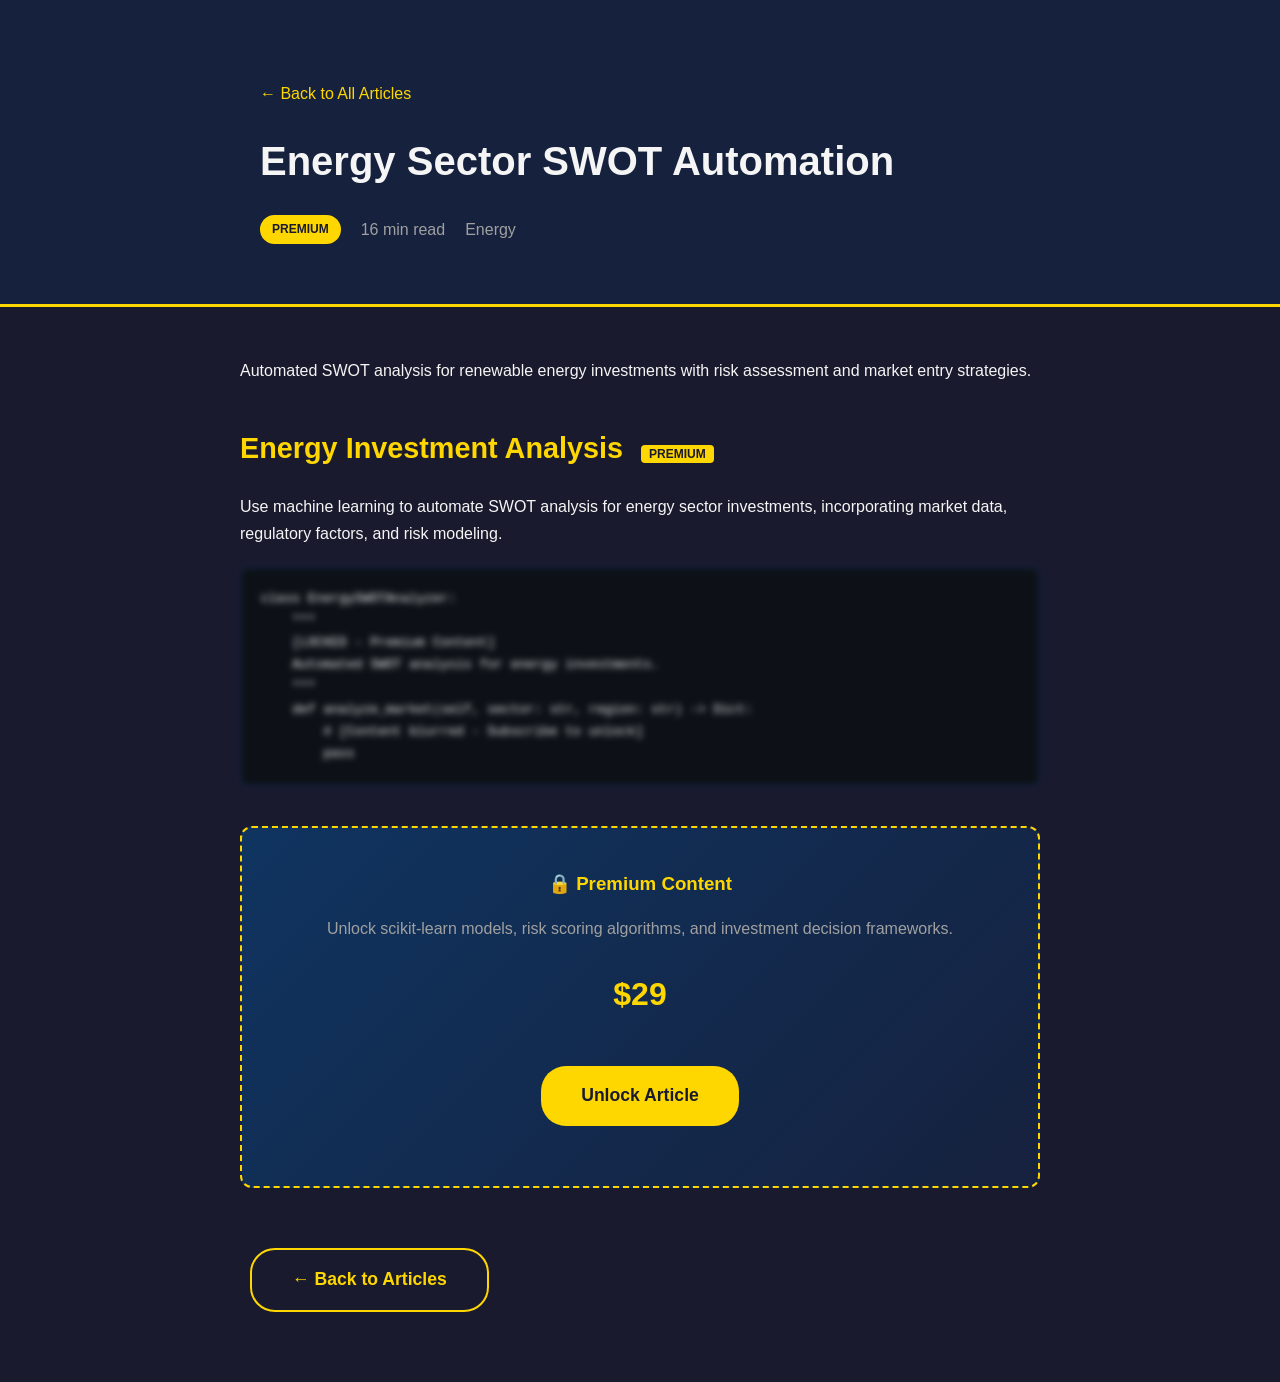
<file: minden-articles/article-energy-swot.html>
<!DOCTYPE html>
<html lang="en">
<head>
    <meta charset="UTF-8">
    <meta name="viewport" content="width=device-width, initial-scale=1.0">
    <title>Energy Sector SWOT Automation | Minden Business Concepts</title>
    <style>
        :root { --primary: #1a1a2e; --secondary: #16213e; --accent: #0f3460; --highlight: #e94560; --text: #f5f5f5; --muted: #a0a0a0; --premium: #ffd700; --code-bg: #0d1117; }
        * { margin: 0; padding: 0; box-sizing: border-box; }
        body { font-family: -apple-system, BlinkMacSystemFont, 'Segoe UI', Roboto, sans-serif; background: var(--primary); color: var(--text); line-height: 1.7; }
        .container { max-width: 800px; margin: 0 auto; padding: 0 20px; }
        .article-header { background: var(--secondary); padding: 60px 0; border-bottom: 3px solid var(--premium); }
        .article-title { font-size: 2.5rem; margin-bottom: 20px; }
        .article-meta { color: var(--muted); display: flex; gap: 20px; align-items: center; }
        .badge-premium { background: var(--premium); color: var(--primary); padding: 4px 12px; border-radius: 20px; font-weight: 600; font-size: 0.75rem; }
        .premium-lock { background: linear-gradient(135deg, var(--accent), var(--secondary)); border: 2px dashed var(--premium); border-radius: 12px; padding: 40px; text-align: center; margin: 40px 0; }
        .premium-lock h3 { color: var(--premium); margin-bottom: 15px; }
        .article-content { padding: 50px 0; }
        .article-content h2 { font-size: 1.8rem; margin: 40px 0 20px; color: var(--premium); }
        .code-preview { background: var(--code-bg); border: 1px solid var(--accent); border-radius: 8px; padding: 20px; margin: 20px 0; filter: blur(3px); user-select: none; }
        .btn { display: inline-block; padding: 15px 40px; background: var(--premium); color: var(--primary); text-decoration: none; border-radius: 25px; font-weight: 700; font-size: 1.1rem; margin: 20px 10px; transition: transform 0.3s, box-shadow 0.3s; }
        .btn:hover { transform: scale(1.05); box-shadow: 0 5px 20px rgba(255, 215, 0, 0.3); }
        .btn-outline { background: transparent; border: 2px solid var(--premium); color: var(--premium); }
        nav.breadcrumb { padding: 20px 0; color: var(--muted); }
        nav.breadcrumb a { color: var(--premium); text-decoration: none; }
        .snippet-marker { background: var(--premium); color: var(--primary); padding: 2px 8px; border-radius: 4px; font-size: 0.75rem; font-weight: 600; margin-left: 10px; }
    </style>
</head>
<body>
    <article class="article-header">
        <div class="container">
            <nav class="breadcrumb"><a href="index.html">← Back to All Articles</a></nav>
            <h1 class="article-title">Energy Sector SWOT Automation</h1>
            <div class="article-meta"><span class="badge-premium">PREMIUM</span><span>16 min read</span><span>Energy</span></div>
        </div>
    </article>
    <main class="container article-content">
        <p class="lead">Automated SWOT analysis for renewable energy investments with risk assessment and market entry strategies.</p>
        
        <h2>Energy Investment Analysis <span class="snippet-marker">PREMIUM</span></h2>
        <p>Use machine learning to automate SWOT analysis for energy sector investments, incorporating market data, regulatory factors, and risk modeling.</p>
        
        <div class="code-preview">
            <pre><code>class EnergySWOTAnalyzer:
    """
    [LOCKED - Premium Content]
    Automated SWOT analysis for energy investments.
    """
    def analyze_market(self, sector: str, region: str) -> Dict:
        # [Content blurred - Subscribe to unlock]
        pass</code></pre>
        </div>
        
        <div class="premium-lock">
            <h3>🔒 Premium Content</h3>
            <p style="margin: 15px 0; color: var(--muted);">Unlock scikit-learn models, risk scoring algorithms, and investment decision frameworks.</p>
            <div style="margin: 25px 0;"><span style="color: var(--premium); font-size: 2rem; font-weight: 700;">$29</span></div>
            <a href="#unlock" class="btn">Unlock Article</a>
        </div>
        
        <a href="index.html" class="btn btn-outline">← Back to Articles</a>
    </main>
</body>
</html>
</file>
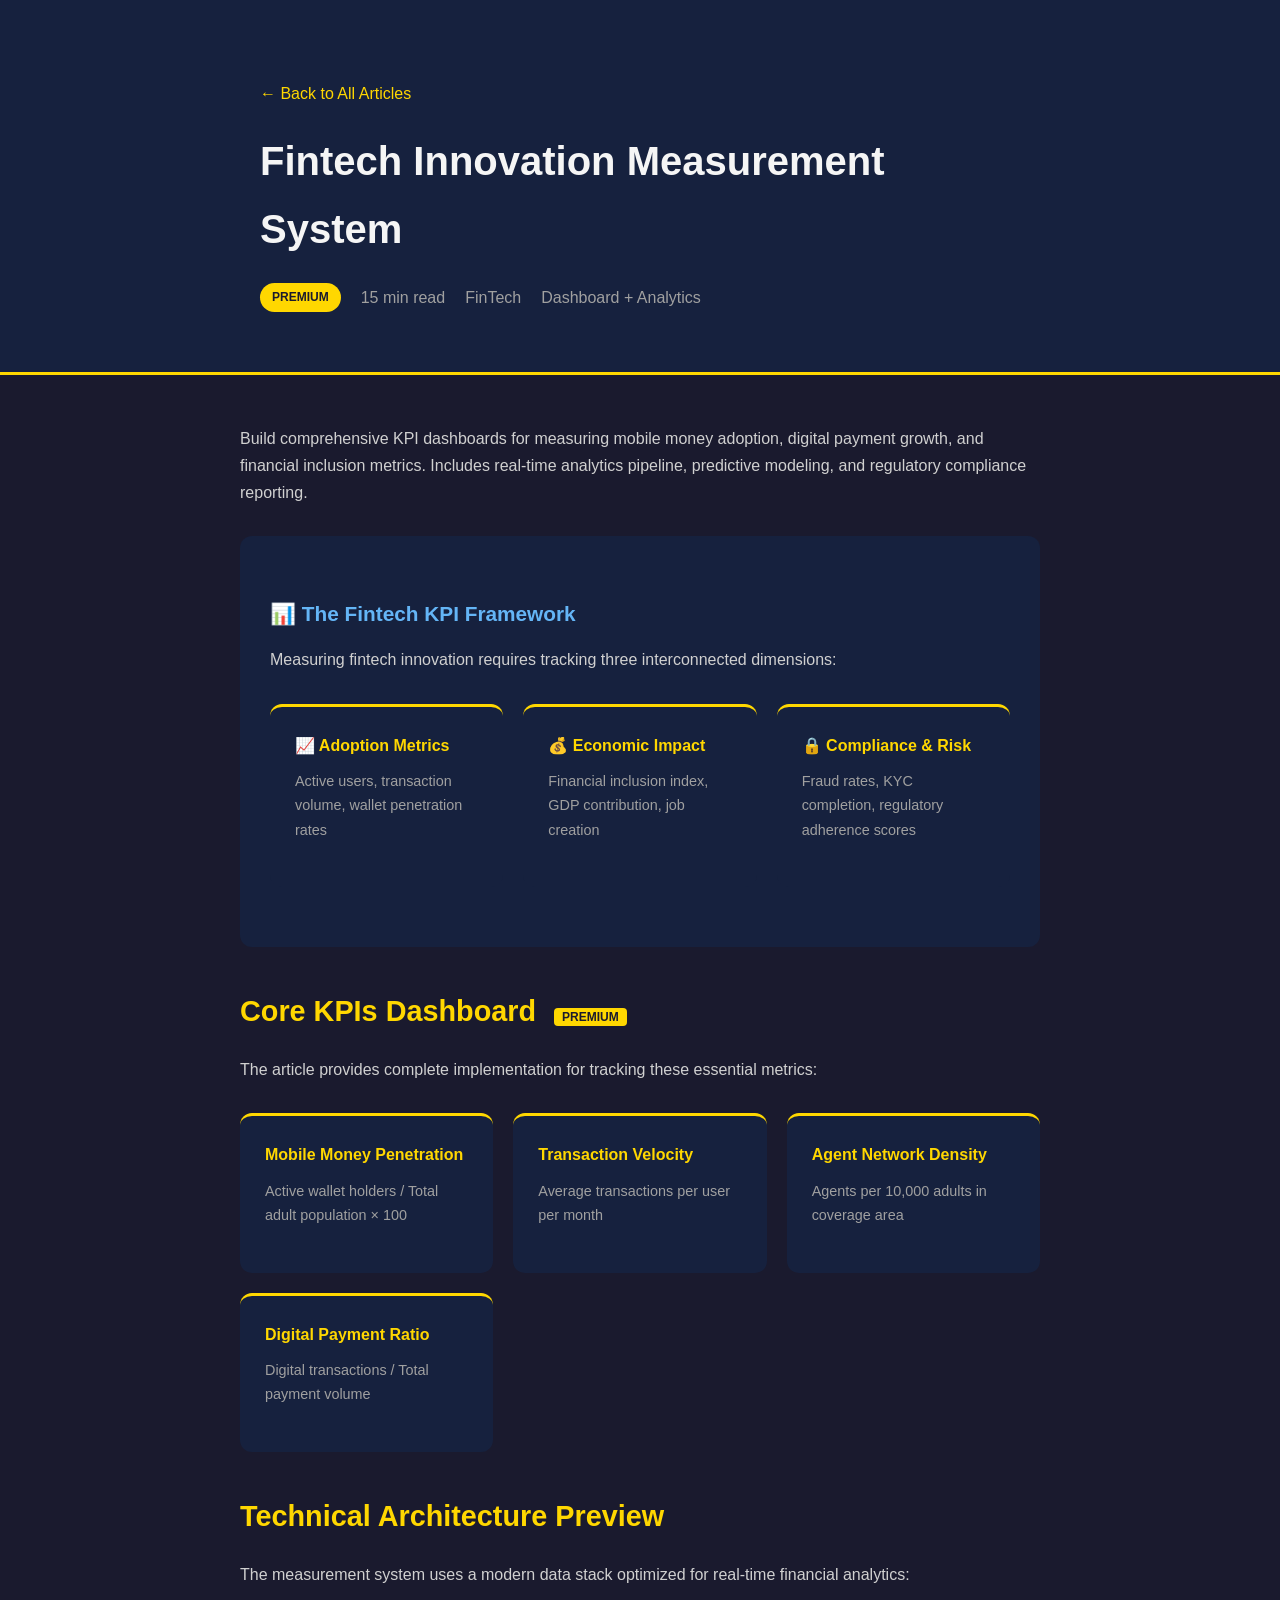
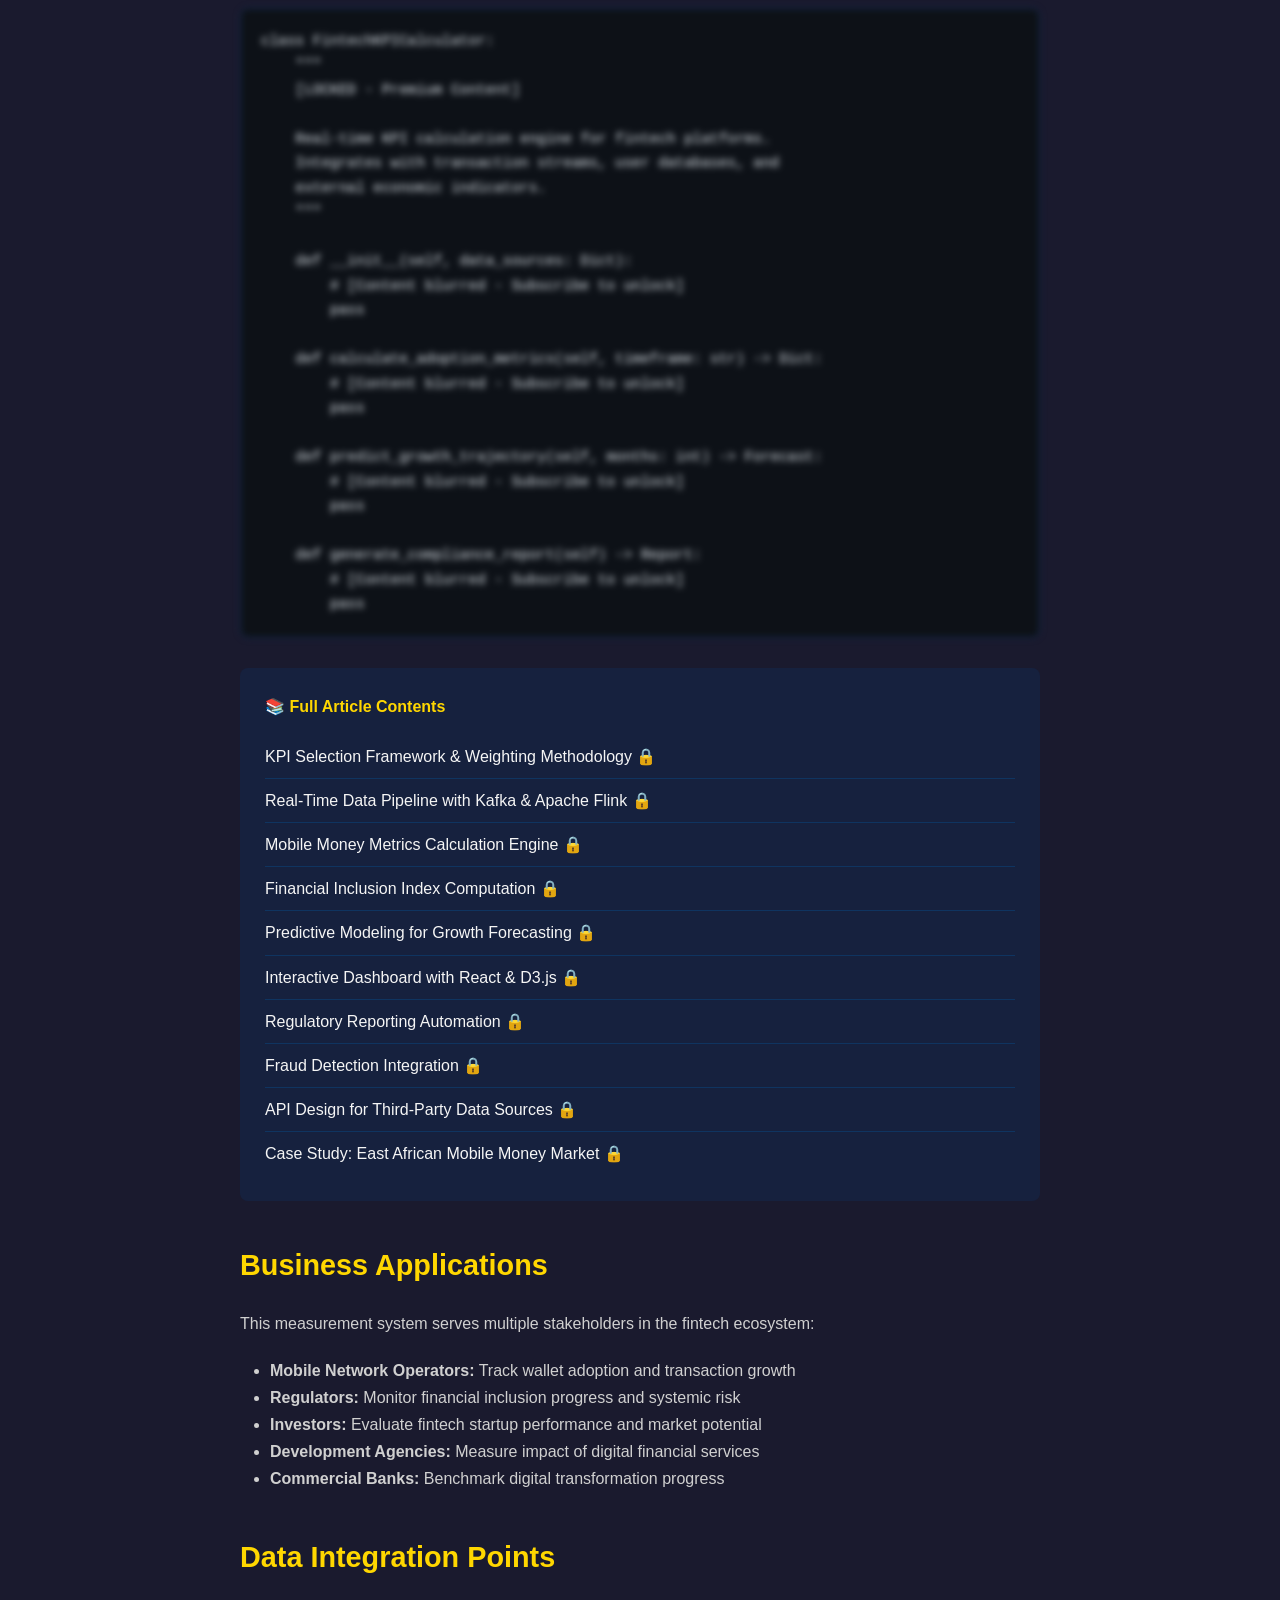
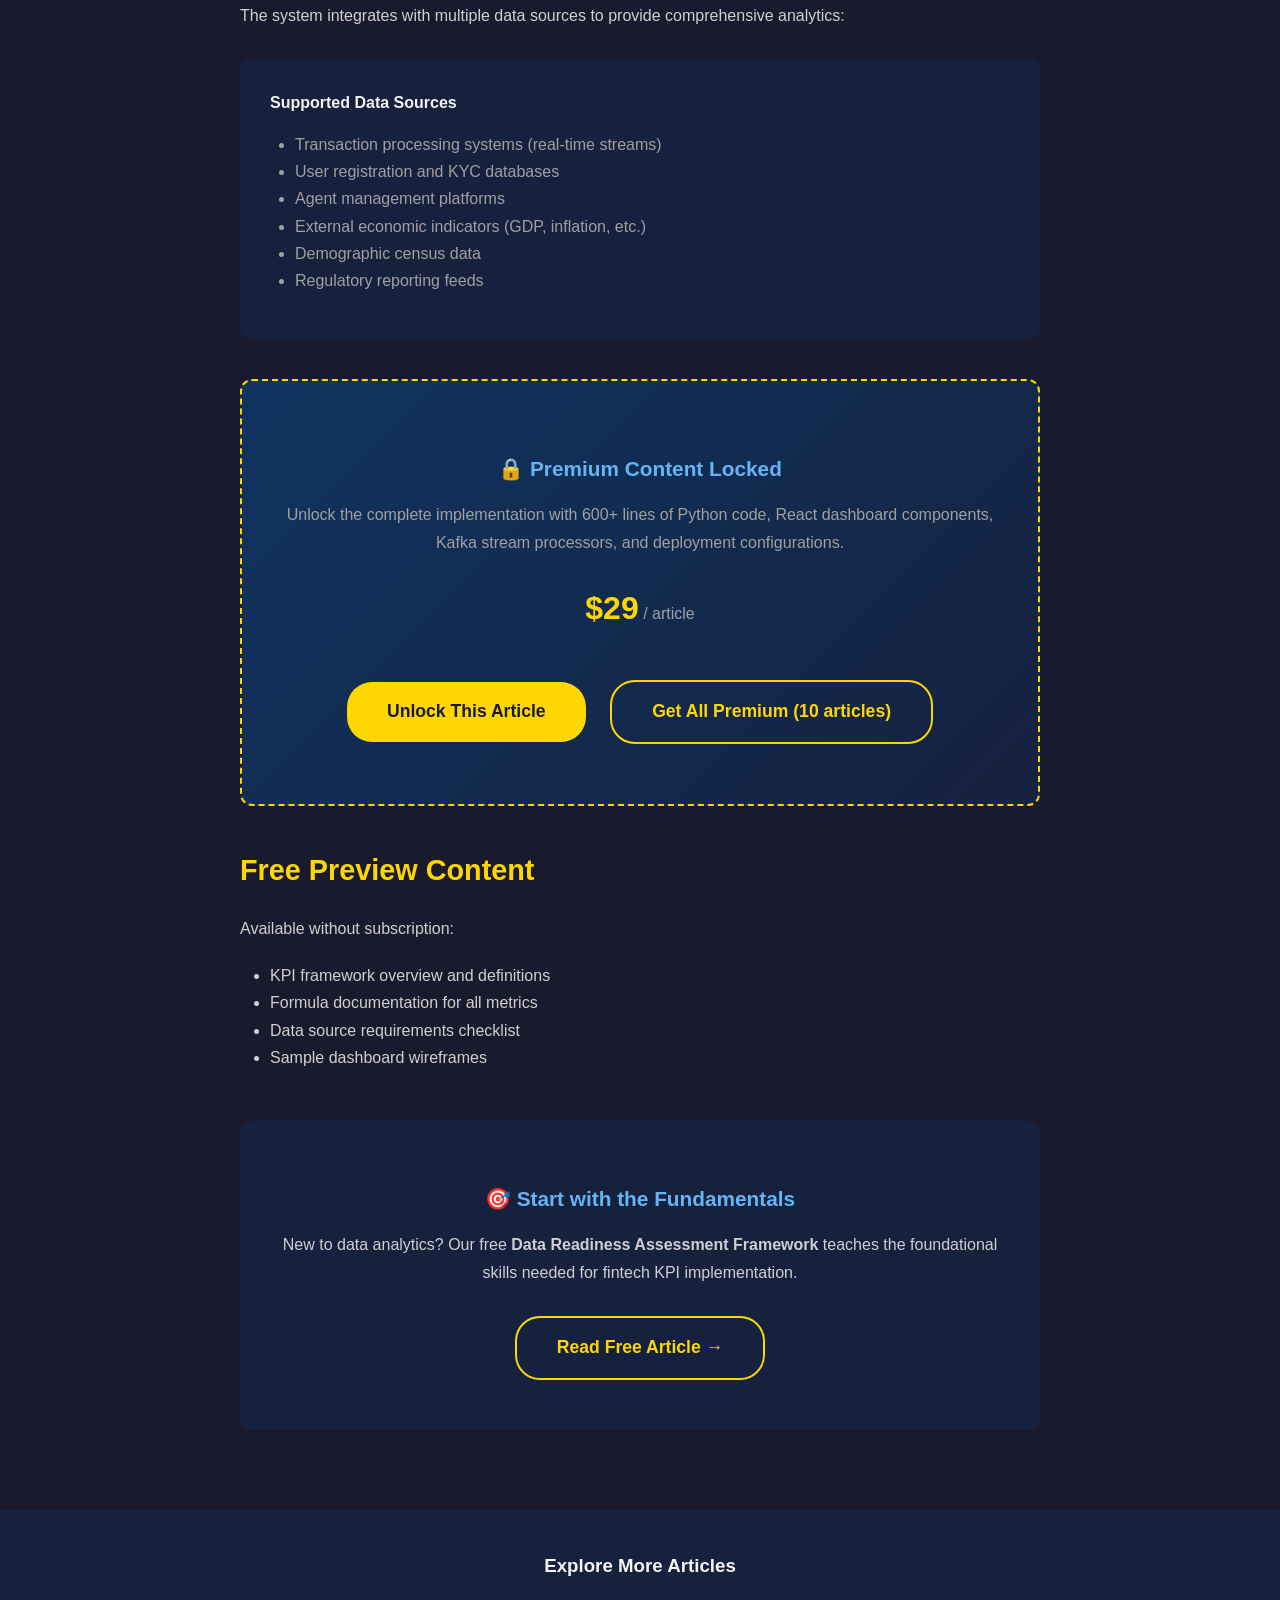
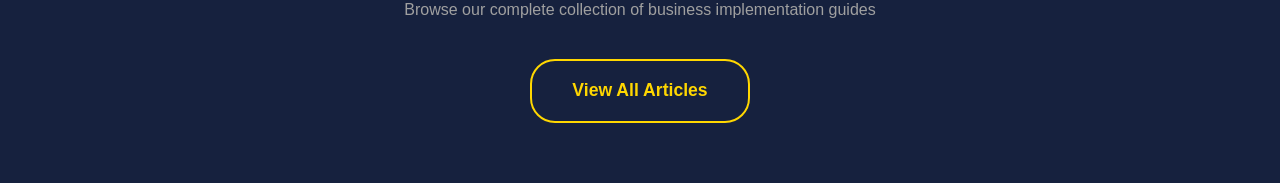
<file: minden-articles/article-fintech-kpi.html>
<!DOCTYPE html>
<html lang="en">
<head>
    <meta charset="UTF-8">
    <meta name="viewport" content="width=device-width, initial-scale=1.0">
    <title>Fintech Innovation Measurement System | Minden Business Concepts</title>
    <style>
        :root {
            --primary: #1a1a2e;
            --secondary: #16213e;
            --accent: #0f3460;
            --highlight: #e94560;
            --text: #f5f5f5;
            --muted: #a0a0a0;
            --premium: #ffd700;
            --code-bg: #0d1117;
        }
        
        * { margin: 0; padding: 0; box-sizing: border-box; }
        
        body {
            font-family: -apple-system, BlinkMacSystemFont, 'Segoe UI', Roboto, sans-serif;
            background: var(--primary);
            color: var(--text);
            line-height: 1.7;
        }
        
        .container { max-width: 800px; margin: 0 auto; padding: 0 20px; }
        
        .article-header {
            background: var(--secondary);
            padding: 60px 0;
            border-bottom: 3px solid var(--premium);
        }
        
        .article-title {
            font-size: 2.5rem;
            margin-bottom: 20px;
        }
        
        .article-meta {
            color: var(--muted);
            display: flex;
            gap: 20px;
            align-items: center;
        }
        
        .badge-premium {
            background: var(--premium);
            color: var(--primary);
            padding: 4px 12px;
            border-radius: 20px;
            font-weight: 600;
            font-size: 0.75rem;
        }
        
        .premium-lock {
            background: linear-gradient(135deg, var(--accent), var(--secondary));
            border: 2px dashed var(--premium);
            border-radius: 12px;
            padding: 40px;
            text-align: center;
            margin: 40px 0;
        }
        
        .premium-lock h3 {
            color: var(--premium);
            margin-bottom: 15px;
        }
        
        .article-content {
            padding: 50px 0;
        }
        
        .article-content h2 {
            font-size: 1.8rem;
            margin: 40px 0 20px;
            color: var(--premium);
        }
        
        .article-content h3 {
            font-size: 1.3rem;
            margin: 30px 0 15px;
            color: #64b5f6;
        }
        
        .article-content p {
            margin-bottom: 20px;
            color: #d0d0d0;
        }
        
        .kpi-grid {
            display: grid;
            grid-template-columns: repeat(auto-fit, minmax(200px, 1fr));
            gap: 20px;
            margin: 30px 0;
        }
        
        .kpi-card {
            background: var(--secondary);
            padding: 25px;
            border-radius: 12px;
            border-top: 3px solid var(--premium);
        }
        
        .kpi-card h4 {
            color: var(--premium);
            margin-bottom: 10px;
        }
        
        .kpi-card p {
            font-size: 0.9rem;
            color: var(--muted);
        }
        
        .code-preview {
            background: var(--code-bg);
            border: 1px solid var(--accent);
            border-radius: 8px;
            padding: 20px;
            margin: 20px 0;
            filter: blur(3px);
            user-select: none;
        }
        
        .code-preview pre {
            color: #e6edf3;
            font-family: 'Consolas', 'Monaco', monospace;
            font-size: 0.9rem;
        }
        
        .snippet-marker {
            background: var(--premium);
            color: var(--primary);
            padding: 2px 8px;
            border-radius: 4px;
            font-size: 0.75rem;
            font-weight: 600;
            margin-left: 10px;
        }
        
        .btn {
            display: inline-block;
            padding: 15px 40px;
            background: var(--premium);
            color: var(--primary);
            text-decoration: none;
            border-radius: 25px;
            font-weight: 700;
            font-size: 1.1rem;
            margin: 20px 10px;
            transition: transform 0.3s, box-shadow 0.3s;
        }
        
        .btn:hover {
            transform: scale(1.05);
            box-shadow: 0 5px 20px rgba(255, 215, 0, 0.3);
        }
        
        .btn-outline {
            background: transparent;
            border: 2px solid var(--premium);
            color: var(--premium);
        }
        
        nav.breadcrumb {
            padding: 20px 0;
            color: var(--muted);
        }
        
        nav.breadcrumb a {
            color: var(--premium);
            text-decoration: none;
        }
        
        .toc {
            background: var(--secondary);
            padding: 25px;
            border-radius: 8px;
            margin: 30px 0;
        }
        
        .toc h4 {
            color: var(--premium);
            margin-bottom: 15px;
        }
        
        .toc ul {
            list-style: none;
        }
        
        .toc li {
            padding: 8px 0;
            border-bottom: 1px solid var(--accent);
        }
        
        .toc li:last-child {
            border-bottom: none;
        }
        
        .toc .locked::after {
            content: " 🔒";
            color: var(--premium);
        }
        
        .framework-overview {
            background: var(--secondary);
            padding: 30px;
            border-radius: 12px;
            margin: 30px 0;
        }
    </style>
</head>
<body>
    <article class="article-header">
        <div class="container">
            <nav class="breadcrumb">
                <a href="index.html">← Back to All Articles</a>
            </nav>
            <h1 class="article-title">Fintech Innovation Measurement System</h1>
            <div class="article-meta">
                <span class="badge-premium">PREMIUM</span>
                <span>15 min read</span>
                <span>FinTech</span>
                <span>Dashboard + Analytics</span>
            </div>
        </div>
    </article>

    <main class="container article-content">
        <p class="lead">
            Build comprehensive KPI dashboards for measuring mobile money adoption, digital payment growth, 
            and financial inclusion metrics. Includes real-time analytics pipeline, predictive modeling, 
            and regulatory compliance reporting.
        </p>

        <div class="framework-overview">
            <h3>📊 The Fintech KPI Framework</h3>
            <p style="margin: 15px 0;">
                Measuring fintech innovation requires tracking three interconnected dimensions:
            </p>
            <div class="kpi-grid">
                <div class="kpi-card">
                    <h4>📈 Adoption Metrics</h4>
                    <p>Active users, transaction volume, wallet penetration rates</p>
                </div>
                <div class="kpi-card">
                    <h4>💰 Economic Impact</h4>
                    <p>Financial inclusion index, GDP contribution, job creation</p>
                </div>
                <div class="kpi-card">
                    <h4>🔒 Compliance & Risk</h4>
                    <p>Fraud rates, KYC completion, regulatory adherence scores</p>
                </div>
            </div>
        </div>

        <h2>Core KPIs Dashboard <span class="snippet-marker">PREMIUM</span></h2>

        <p>
            The article provides complete implementation for tracking these essential metrics:
        </p>

        <div class="kpi-grid">
            <div class="kpi-card">
                <h4>Mobile Money Penetration</h4>
                <p>Active wallet holders / Total adult population × 100</p>
            </div>
            <div class="kpi-card">
                <h4>Transaction Velocity</h4>
                <p>Average transactions per user per month</p>
            </div>
            <div class="kpi-card">
                <h4>Agent Network Density</h4>
                <p>Agents per 10,000 adults in coverage area</p>
            </div>
            <div class="kpi-card">
                <h4>Digital Payment Ratio</h4>
                <p>Digital transactions / Total payment volume</p>
            </div>
        </div>

        <h2>Technical Architecture Preview</h2>

        <p>
            The measurement system uses a modern data stack optimized for real-time financial analytics:
        </p>

        <div class="code-preview">
            <pre><code>class FintechKPICalculator:
    """
    [LOCKED - Premium Content]
    
    Real-time KPI calculation engine for fintech platforms.
    Integrates with transaction streams, user databases, and 
    external economic indicators.
    """
    
    def __init__(self, data_sources: Dict):
        # [Content blurred - Subscribe to unlock]
        pass
    
    def calculate_adoption_metrics(self, timeframe: str) -> Dict:
        # [Content blurred - Subscribe to unlock]
        pass
    
    def predict_growth_trajectory(self, months: int) -> Forecast:
        # [Content blurred - Subscribe to unlock]
        pass
    
    def generate_compliance_report(self) -> Report:
        # [Content blurred - Subscribe to unlock]
        pass</code></pre>
        </div>

        <div class="toc">
            <h4>📚 Full Article Contents</h4>
            <ul>
                <li class="locked">KPI Selection Framework & Weighting Methodology</li>
                <li class="locked">Real-Time Data Pipeline with Kafka & Apache Flink</li>
                <li class="locked">Mobile Money Metrics Calculation Engine</li>
                <li class="locked">Financial Inclusion Index Computation</li>
                <li class="locked">Predictive Modeling for Growth Forecasting</li>
                <li class="locked">Interactive Dashboard with React & D3.js</li>
                <li class="locked">Regulatory Reporting Automation</li>
                <li class="locked">Fraud Detection Integration</li>
                <li class="locked">API Design for Third-Party Data Sources</li>
                <li class="locked">Case Study: East African Mobile Money Market</li>
            </ul>
        </div>

        <h2>Business Applications</h2>

        <p>
            This measurement system serves multiple stakeholders in the fintech ecosystem:
        </p>

        <ul style="margin: 20px 0; padding-left: 30px; color: #d0d0d0;">
            <li><strong>Mobile Network Operators:</strong> Track wallet adoption and transaction growth</li>
            <li><strong>Regulators:</strong> Monitor financial inclusion progress and systemic risk</li>
            <li><strong>Investors:</strong> Evaluate fintech startup performance and market potential</li>
            <li><strong>Development Agencies:</strong> Measure impact of digital financial services</li>
            <li><strong>Commercial Banks:</strong> Benchmark digital transformation progress</li>
        </ul>

        <h2>Data Integration Points</h2>

        <p>
            The system integrates with multiple data sources to provide comprehensive analytics:
        </p>

        <div class="framework-overview">
            <h4>Supported Data Sources</h4>
            <ul style="margin: 15px 0; padding-left: 25px; color: var(--muted);">
                <li>Transaction processing systems (real-time streams)</li>
                <li>User registration and KYC databases</li>
                <li>Agent management platforms</li>
                <li>External economic indicators (GDP, inflation, etc.)</li>
                <li>Demographic census data</li>
                <li>Regulatory reporting feeds</li>
            </ul>
        </div>

        <div class="premium-lock">
            <h3>🔒 Premium Content Locked</h3>
            <p style="margin: 15px 0; color: var(--muted);">
                Unlock the complete implementation with 600+ lines of Python code, 
                React dashboard components, Kafka stream processors, and deployment configurations.
            </p>
            <div style="margin: 25px 0;">
                <span style="color: var(--premium); font-size: 2rem; font-weight: 700;">$29</span>
                <span style="color: var(--muted);"> / article</span>
            </div>
            <a href="#unlock" class="btn">Unlock This Article</a>
            <a href="#bundle" class="btn btn-outline">Get All Premium (10 articles)</a>
        </div>

        <h2>Free Preview Content</h2>

        <p>
            Available without subscription:
        </p>

        <ul style="margin: 20px 0; padding-left: 30px; color: #d0d0d0;">
            <li>KPI framework overview and definitions</li>
            <li>Formula documentation for all metrics</li>
            <li>Data source requirements checklist</li>
            <li>Sample dashboard wireframes</li>
        </ul>

        <div class="framework-overview" style="text-align: center; margin-top: 50px;">
            <h3>🎯 Start with the Fundamentals</h3>
            <p style="margin: 15px 0;">
                New to data analytics? Our free <strong>Data Readiness Assessment Framework</strong> 
                teaches the foundational skills needed for fintech KPI implementation.
            </p>
            <a href="article-data-readiness.html" class="btn btn-outline" style="margin-top: 15px;">Read Free Article →</a>
        </div>
    </main>

    <section style="background: var(--secondary); padding: 40px 0; text-align: center;">
        <div class="container">
            <h3>Explore More Articles</h3>
            <p style="color: var(--muted); margin: 15px 0;">
                Browse our complete collection of business implementation guides
            </p>
            <a href="index.html" class="btn btn-outline">View All Articles</a>
        </div>
    </section>
</body>
</html>
</file>
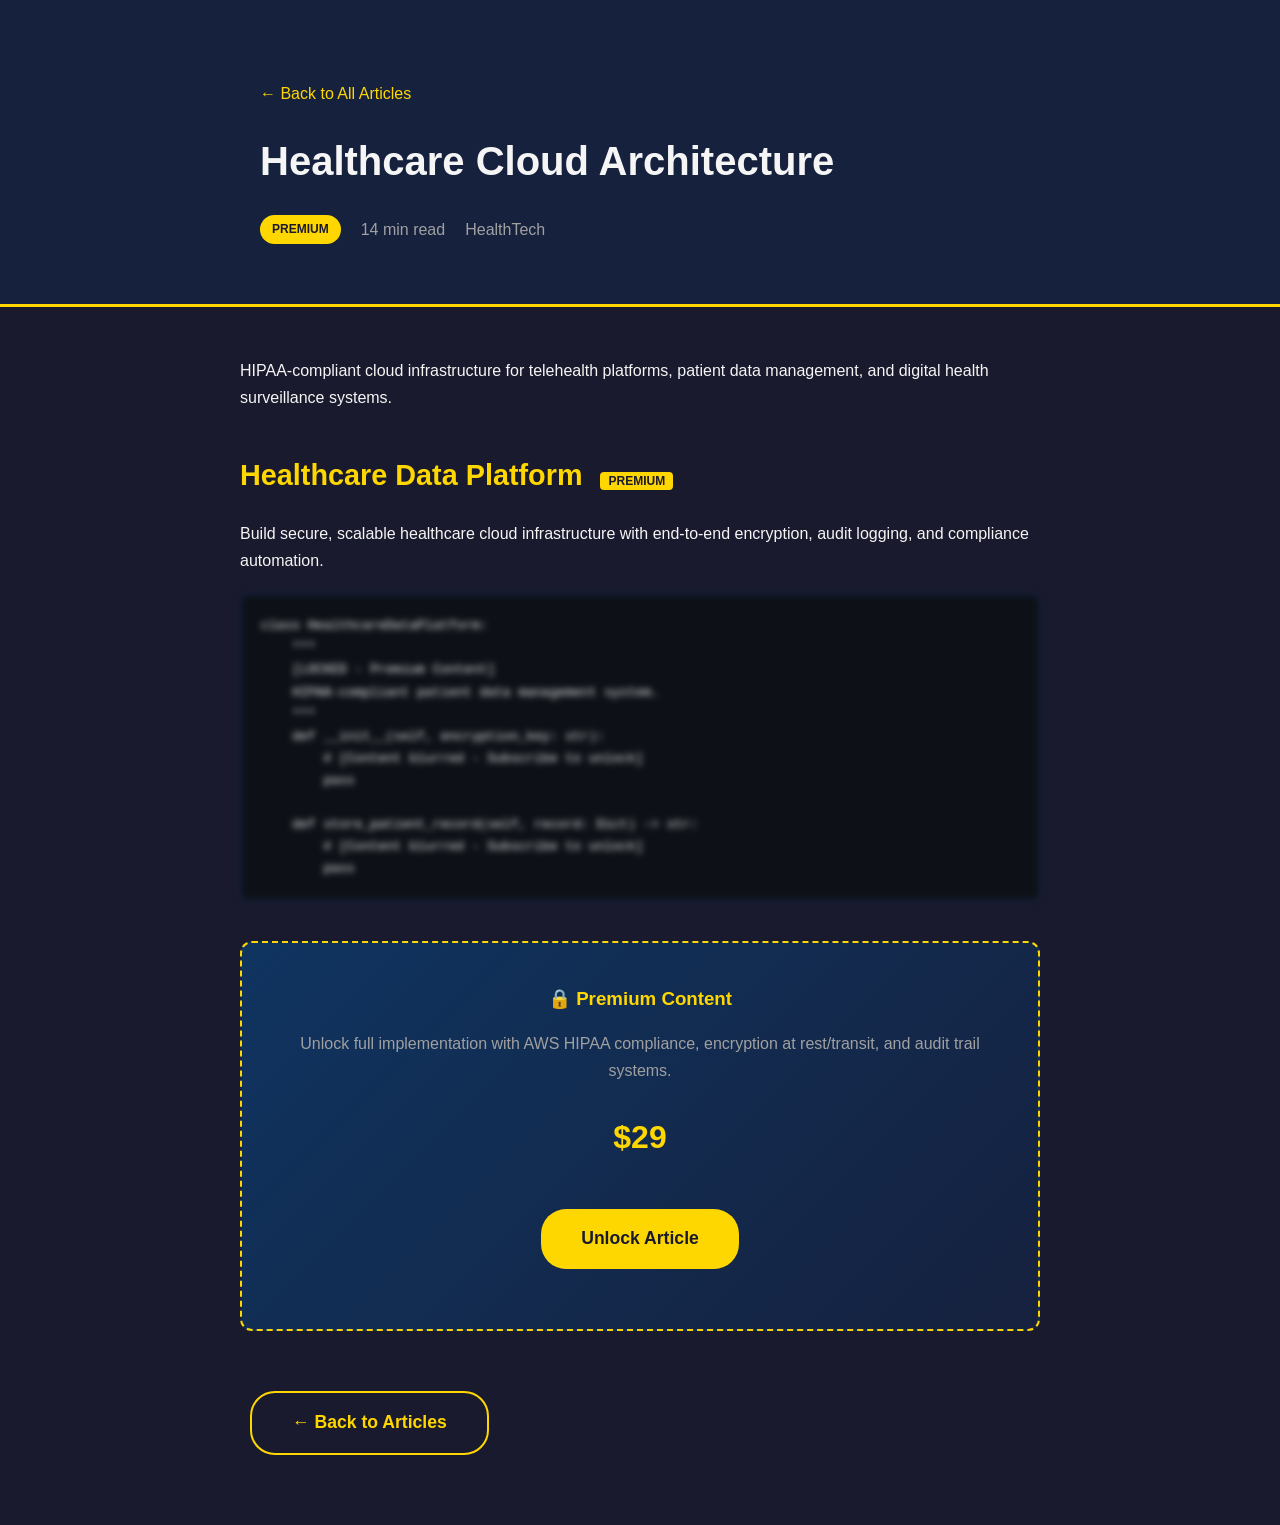
<file: minden-articles/article-healthcare-cloud.html>
<!DOCTYPE html>
<html lang="en">
<head>
    <meta charset="UTF-8">
    <meta name="viewport" content="width=device-width, initial-scale=1.0">
    <title>Healthcare Cloud Architecture | Minden Business Concepts</title>
    <style>
        :root { --primary: #1a1a2e; --secondary: #16213e; --accent: #0f3460; --highlight: #e94560; --text: #f5f5f5; --muted: #a0a0a0; --premium: #ffd700; --code-bg: #0d1117; }
        * { margin: 0; padding: 0; box-sizing: border-box; }
        body { font-family: -apple-system, BlinkMacSystemFont, 'Segoe UI', Roboto, sans-serif; background: var(--primary); color: var(--text); line-height: 1.7; }
        .container { max-width: 800px; margin: 0 auto; padding: 0 20px; }
        .article-header { background: var(--secondary); padding: 60px 0; border-bottom: 3px solid var(--premium); }
        .article-title { font-size: 2.5rem; margin-bottom: 20px; }
        .article-meta { color: var(--muted); display: flex; gap: 20px; align-items: center; }
        .badge-premium { background: var(--premium); color: var(--primary); padding: 4px 12px; border-radius: 20px; font-weight: 600; font-size: 0.75rem; }
        .premium-lock { background: linear-gradient(135deg, var(--accent), var(--secondary)); border: 2px dashed var(--premium); border-radius: 12px; padding: 40px; text-align: center; margin: 40px 0; }
        .premium-lock h3 { color: var(--premium); margin-bottom: 15px; }
        .article-content { padding: 50px 0; }
        .article-content h2 { font-size: 1.8rem; margin: 40px 0 20px; color: var(--premium); }
        .code-preview { background: var(--code-bg); border: 1px solid var(--accent); border-radius: 8px; padding: 20px; margin: 20px 0; filter: blur(3px); user-select: none; }
        .btn { display: inline-block; padding: 15px 40px; background: var(--premium); color: var(--primary); text-decoration: none; border-radius: 25px; font-weight: 700; font-size: 1.1rem; margin: 20px 10px; transition: transform 0.3s, box-shadow 0.3s; }
        .btn:hover { transform: scale(1.05); box-shadow: 0 5px 20px rgba(255, 215, 0, 0.3); }
        .btn-outline { background: transparent; border: 2px solid var(--premium); color: var(--premium); }
        nav.breadcrumb { padding: 20px 0; color: var(--muted); }
        nav.breadcrumb a { color: var(--premium); text-decoration: none; }
        .snippet-marker { background: var(--premium); color: var(--primary); padding: 2px 8px; border-radius: 4px; font-size: 0.75rem; font-weight: 600; margin-left: 10px; }
    </style>
</head>
<body>
    <article class="article-header">
        <div class="container">
            <nav class="breadcrumb"><a href="index.html">← Back to All Articles</a></nav>
            <h1 class="article-title">Healthcare Cloud Architecture</h1>
            <div class="article-meta"><span class="badge-premium">PREMIUM</span><span>14 min read</span><span>HealthTech</span></div>
        </div>
    </article>
    <main class="container article-content">
        <p class="lead">HIPAA-compliant cloud infrastructure for telehealth platforms, patient data management, and digital health surveillance systems.</p>
        
        <h2>Healthcare Data Platform <span class="snippet-marker">PREMIUM</span></h2>
        <p>Build secure, scalable healthcare cloud infrastructure with end-to-end encryption, audit logging, and compliance automation.</p>
        
        <div class="code-preview">
            <pre><code>class HealthcareDataPlatform:
    """
    [LOCKED - Premium Content]
    HIPAA-compliant patient data management system.
    """
    def __init__(self, encryption_key: str):
        # [Content blurred - Subscribe to unlock]
        pass
    
    def store_patient_record(self, record: Dict) -> str:
        # [Content blurred - Subscribe to unlock]
        pass</code></pre>
        </div>
        
        <div class="premium-lock">
            <h3>🔒 Premium Content</h3>
            <p style="margin: 15px 0; color: var(--muted);">Unlock full implementation with AWS HIPAA compliance, encryption at rest/transit, and audit trail systems.</p>
            <div style="margin: 25px 0;"><span style="color: var(--premium); font-size: 2rem; font-weight: 700;">$29</span></div>
            <a href="#unlock" class="btn">Unlock Article</a>
        </div>
        
        <a href="index.html" class="btn btn-outline">← Back to Articles</a>
    </main>
</body>
</html>
</file>
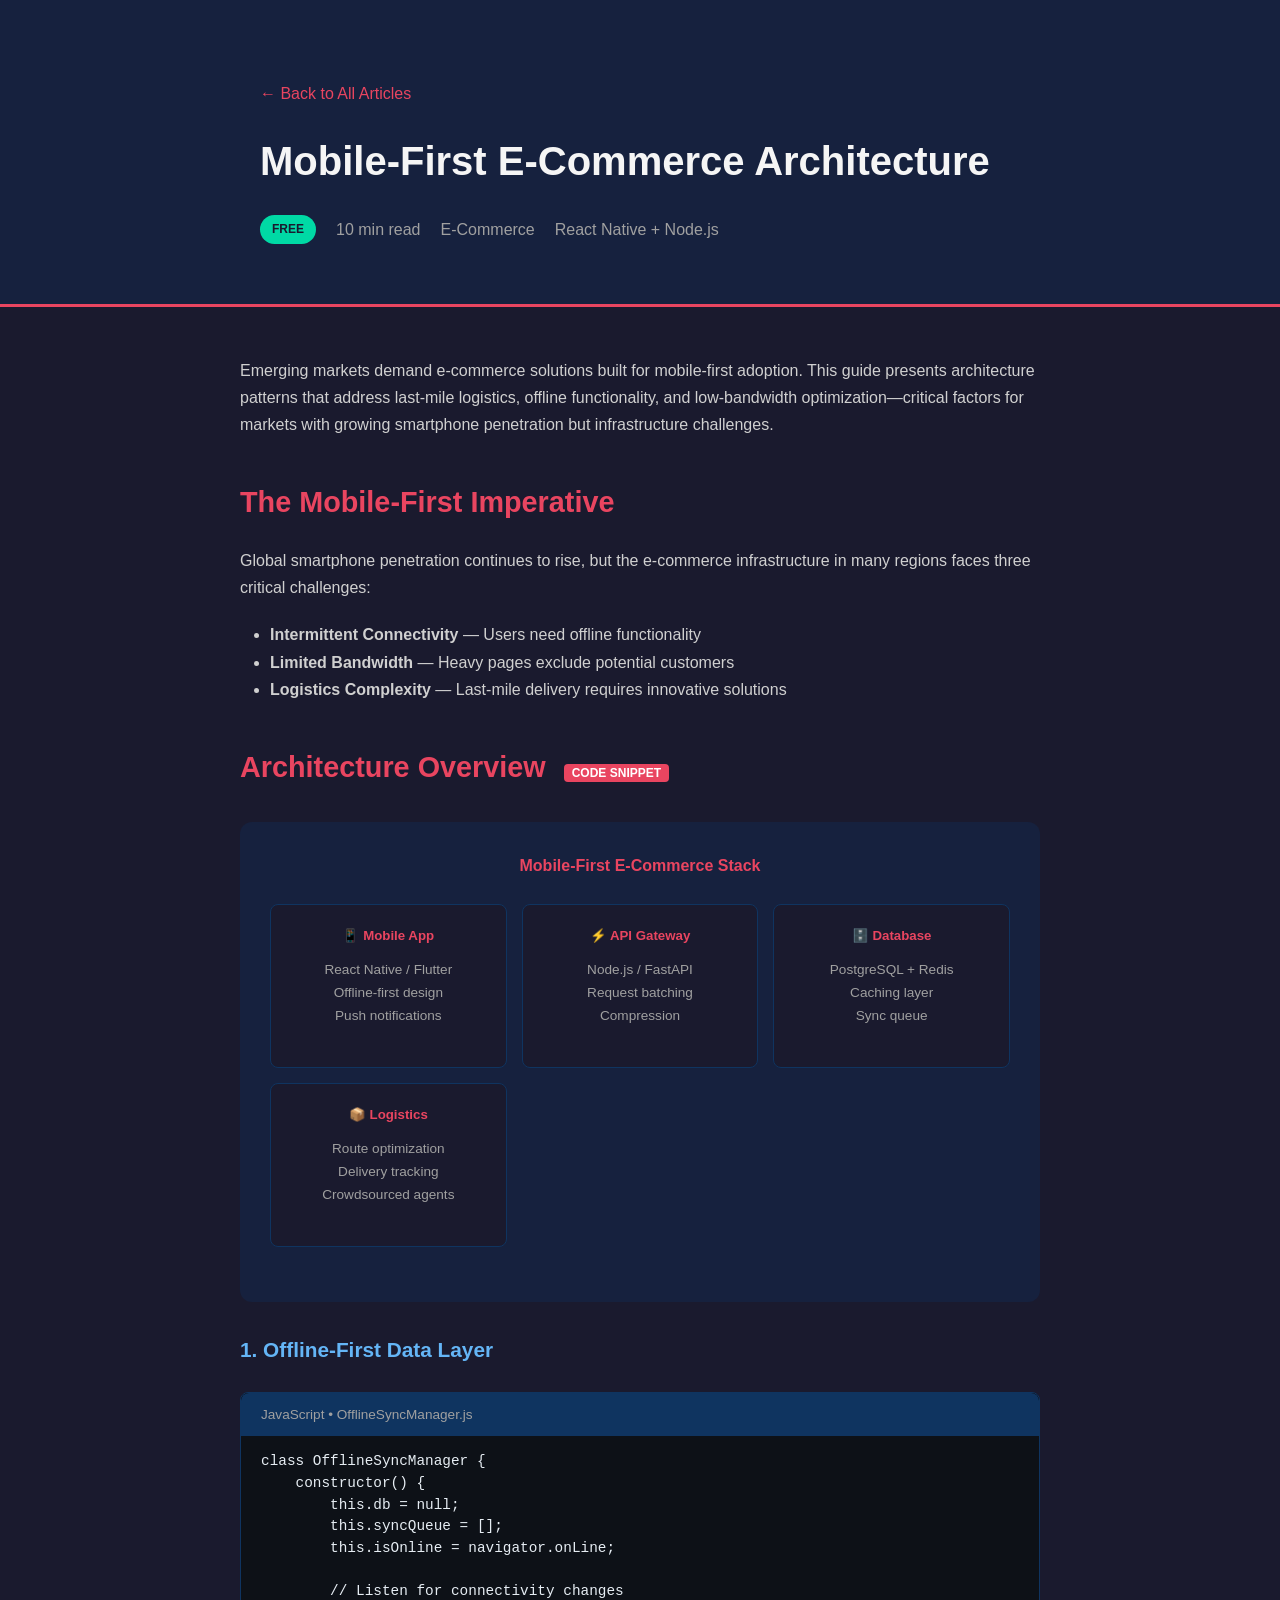
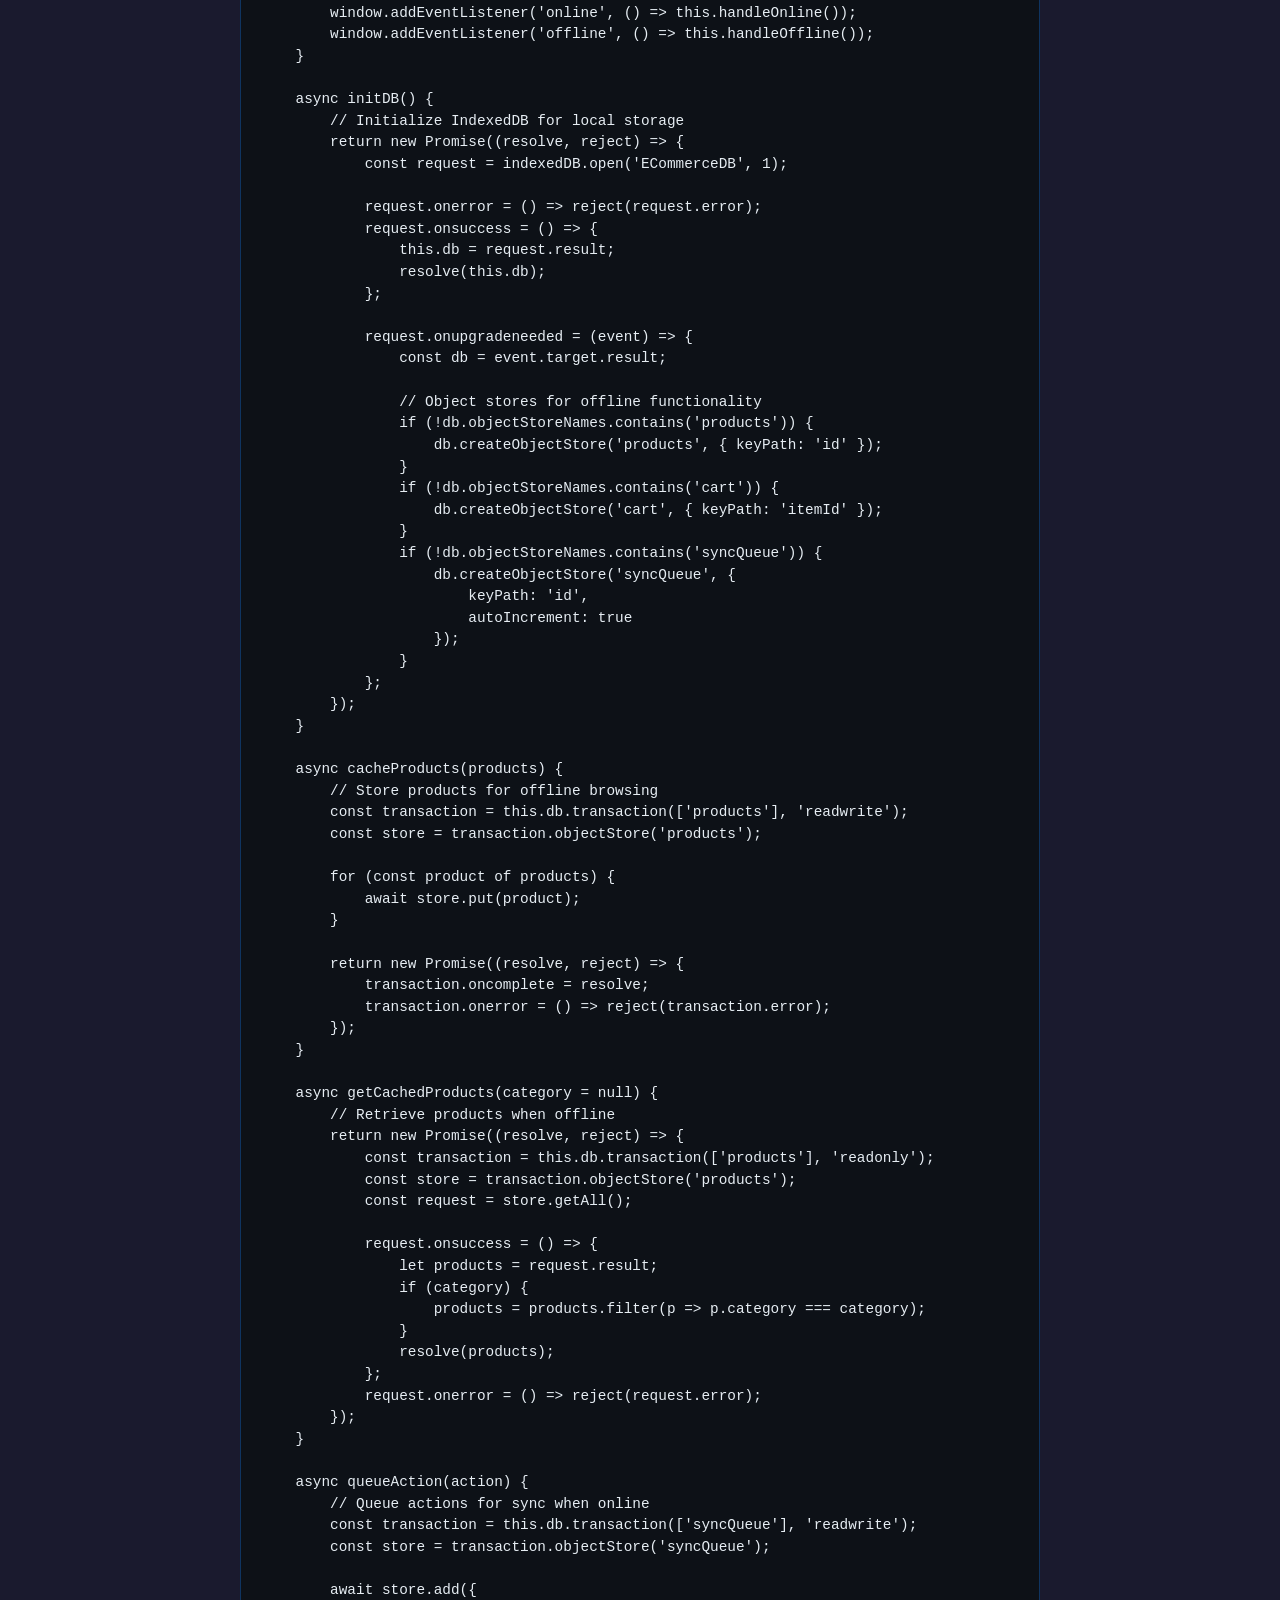
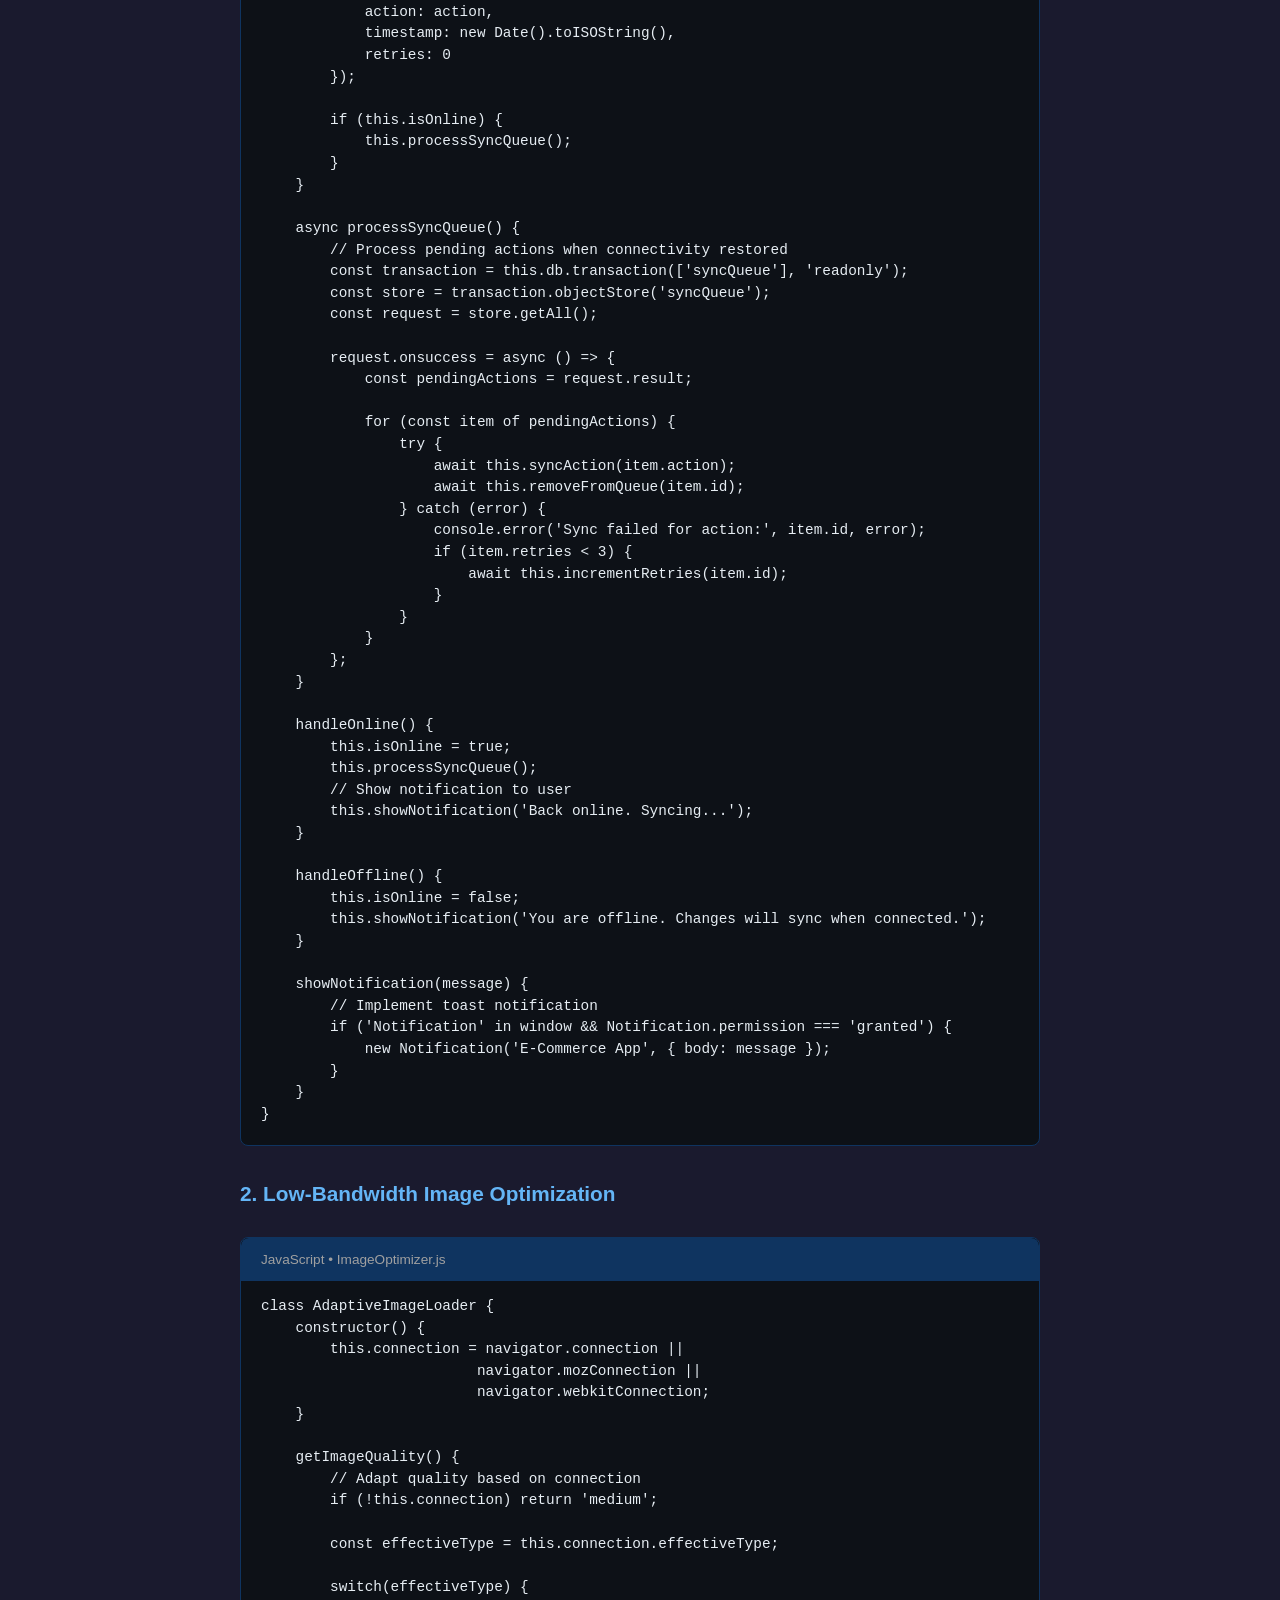
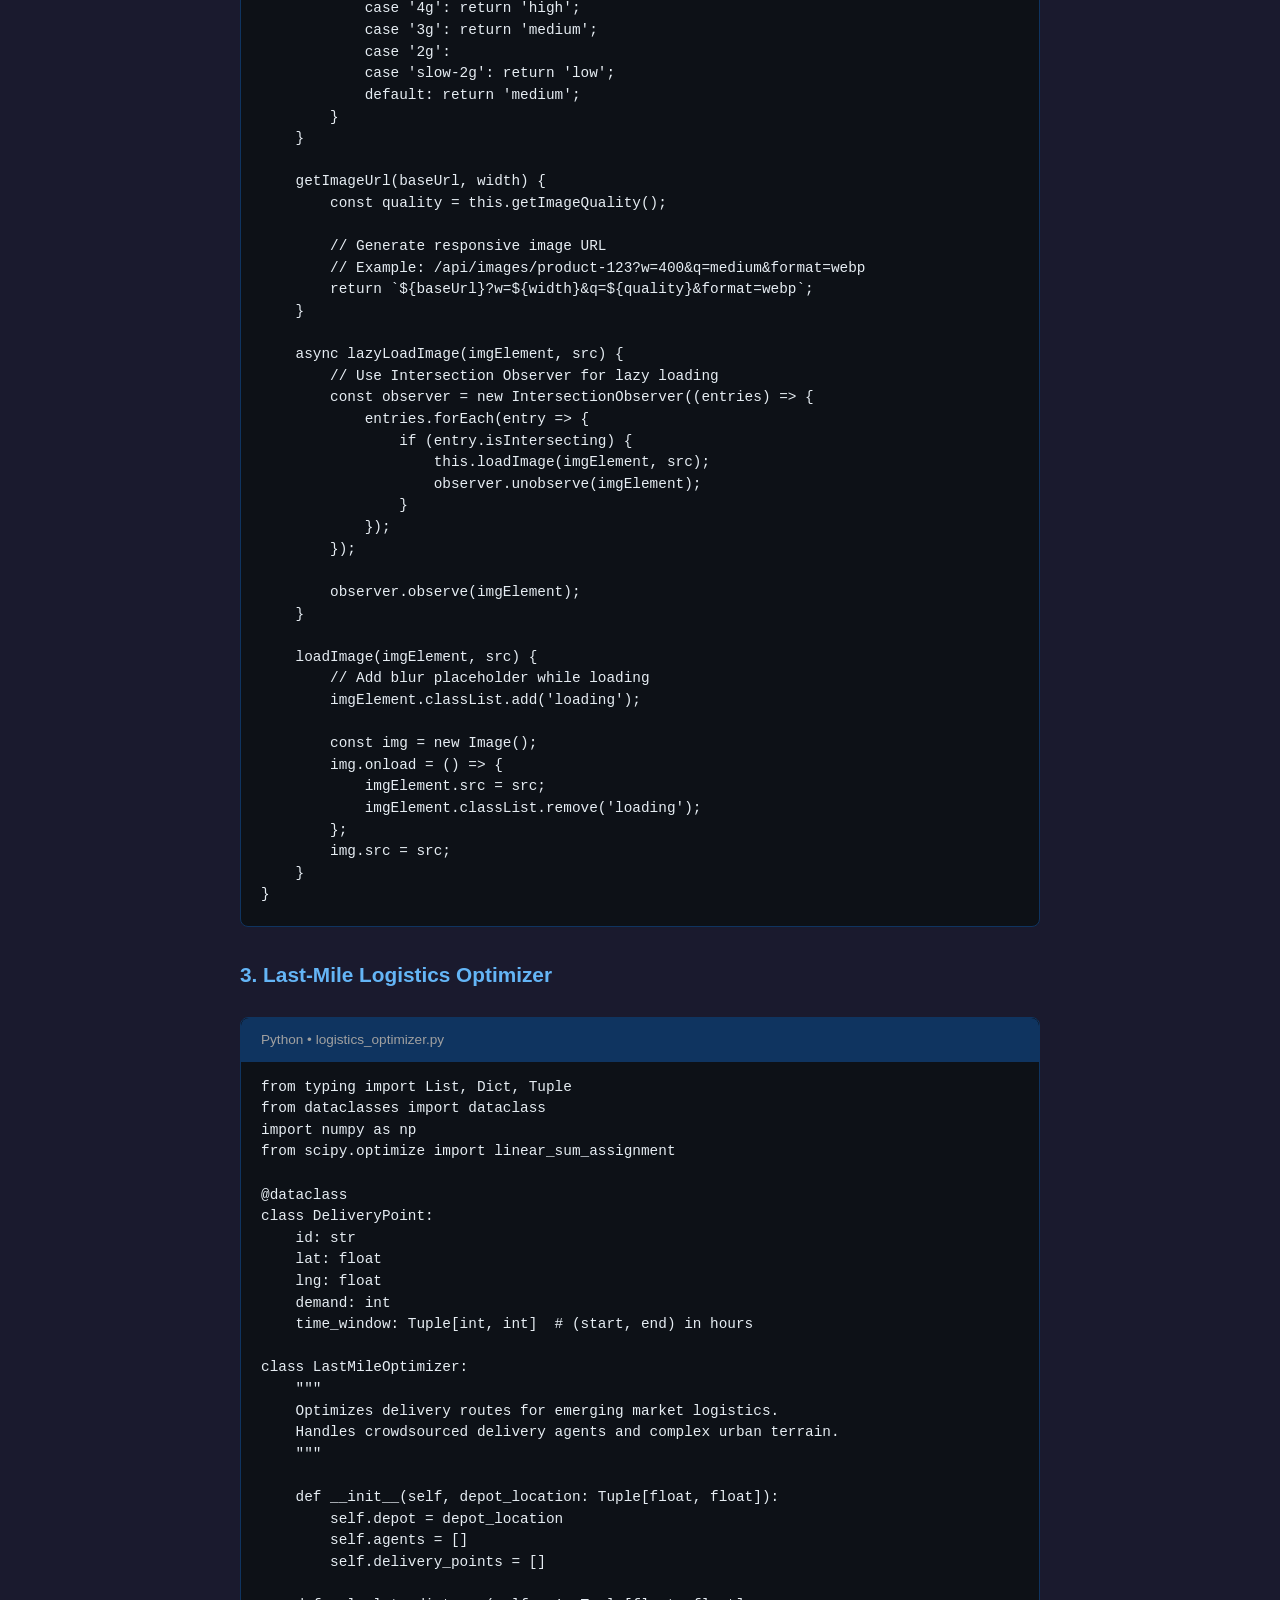
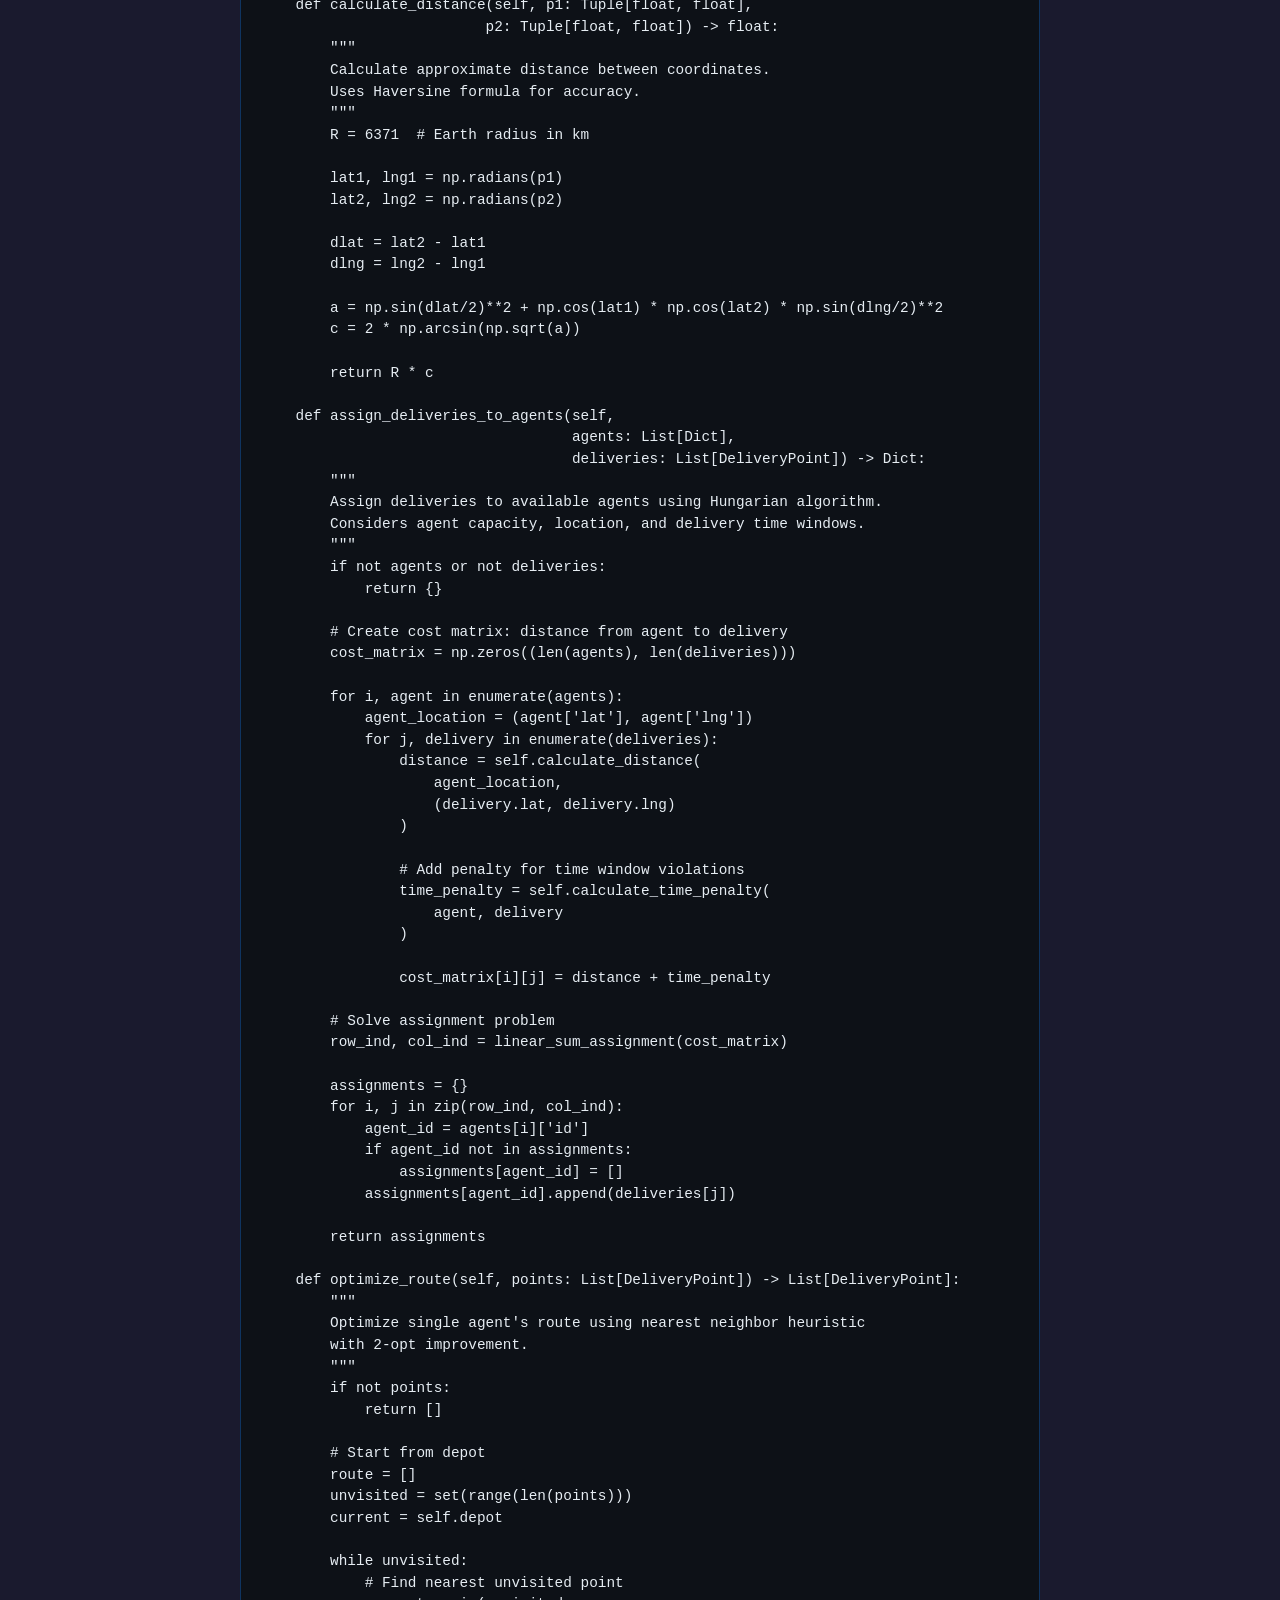
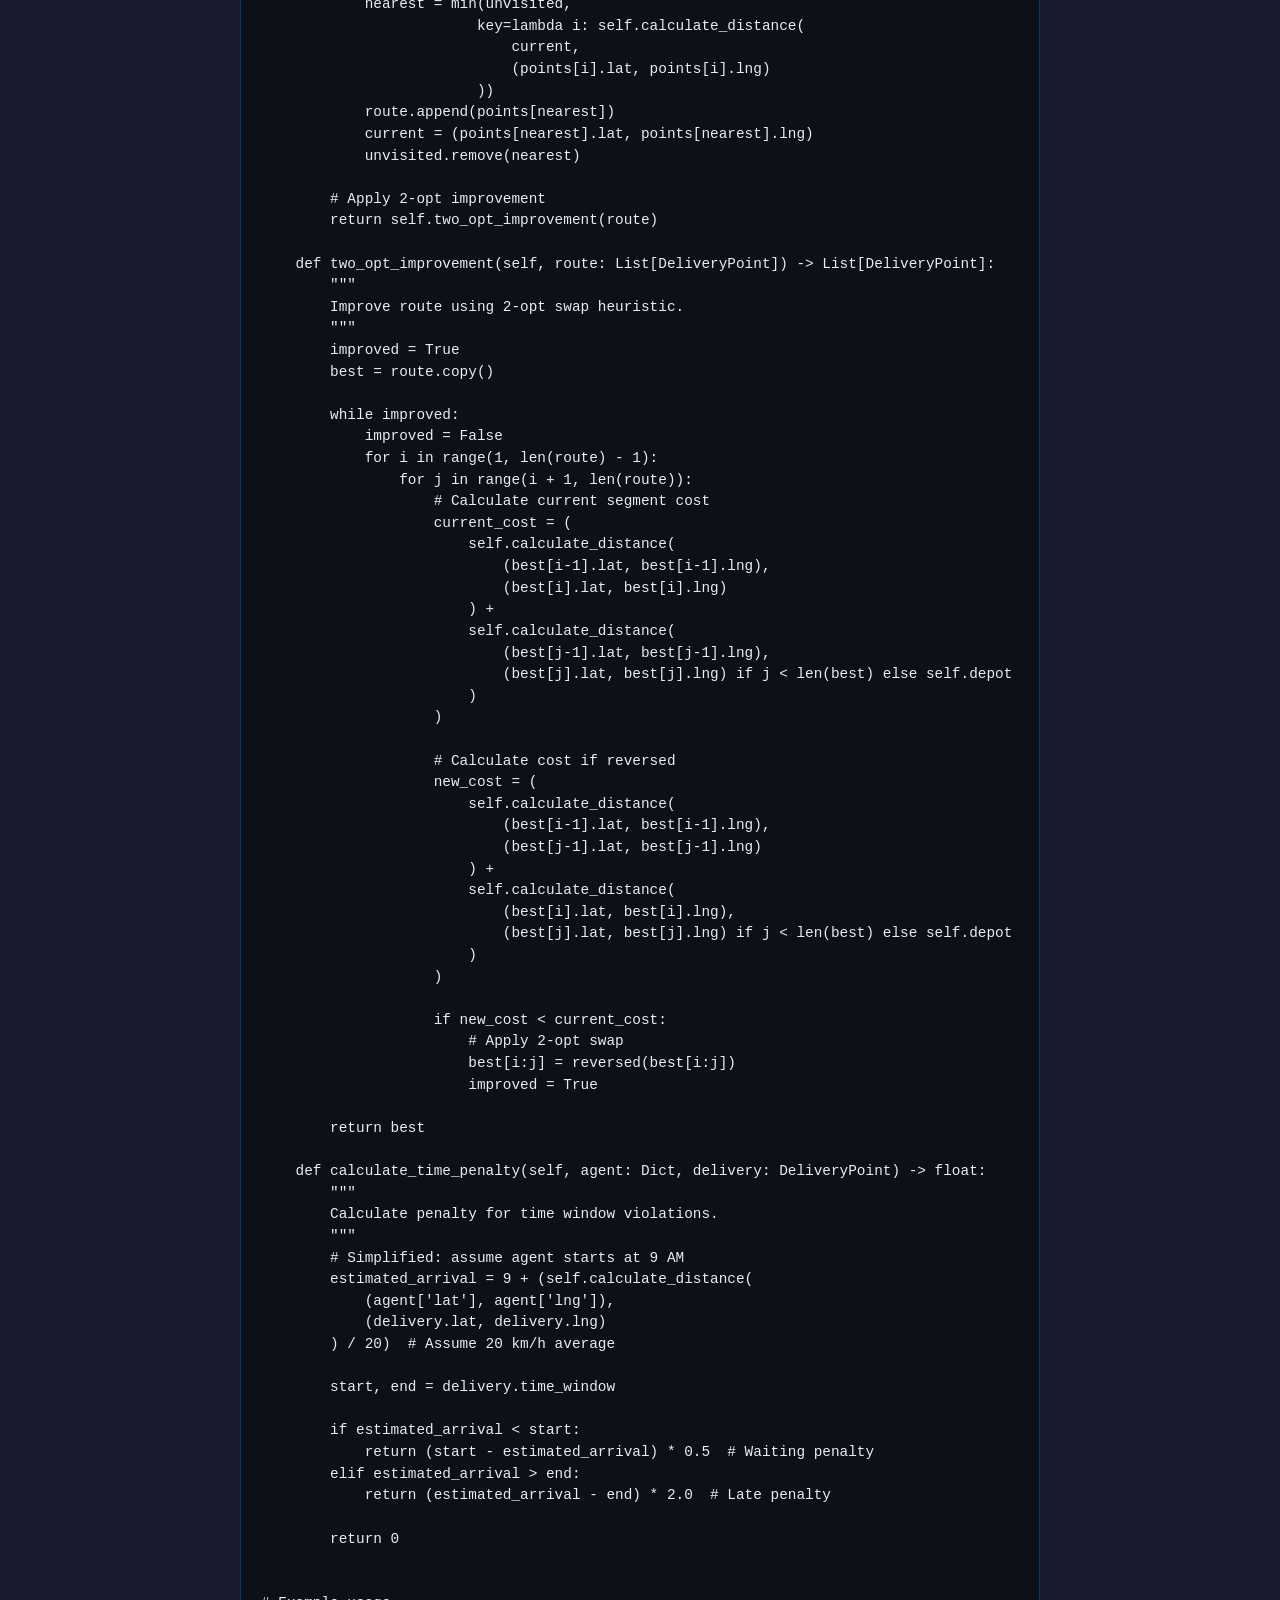
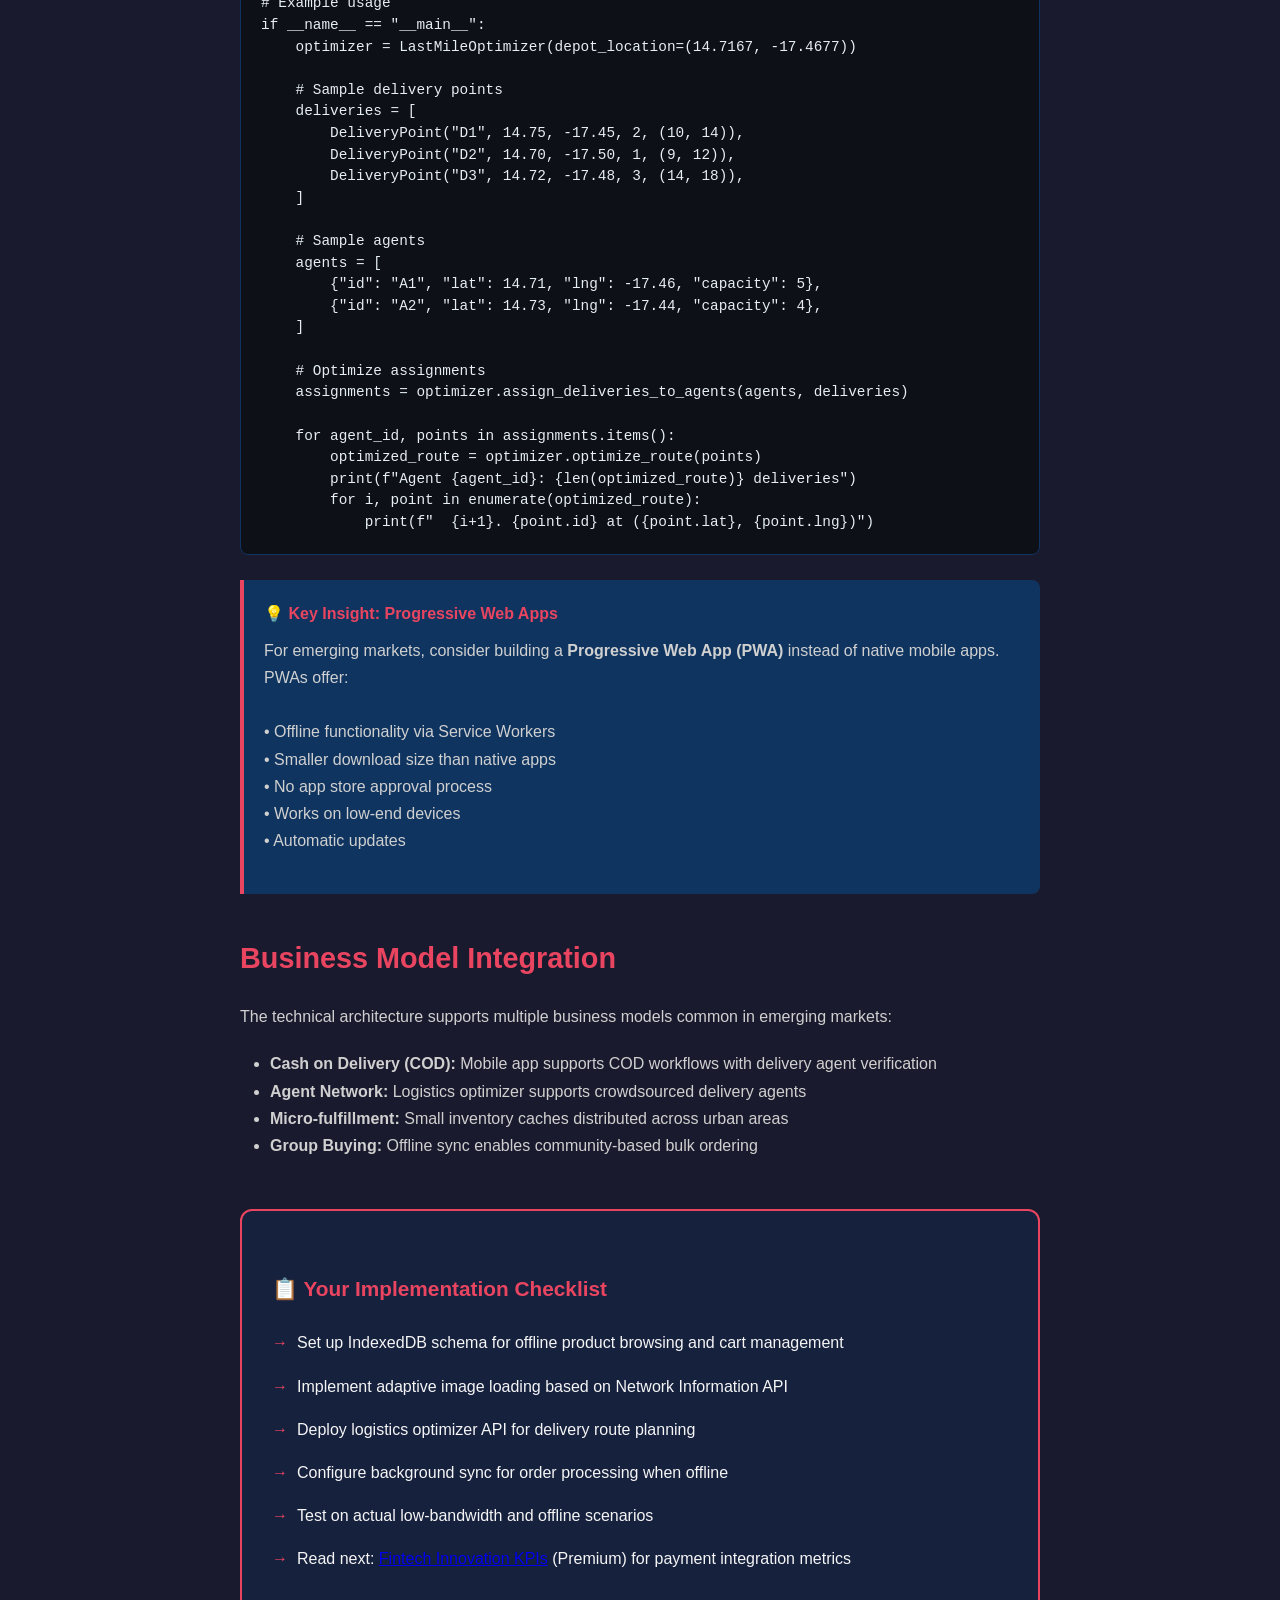
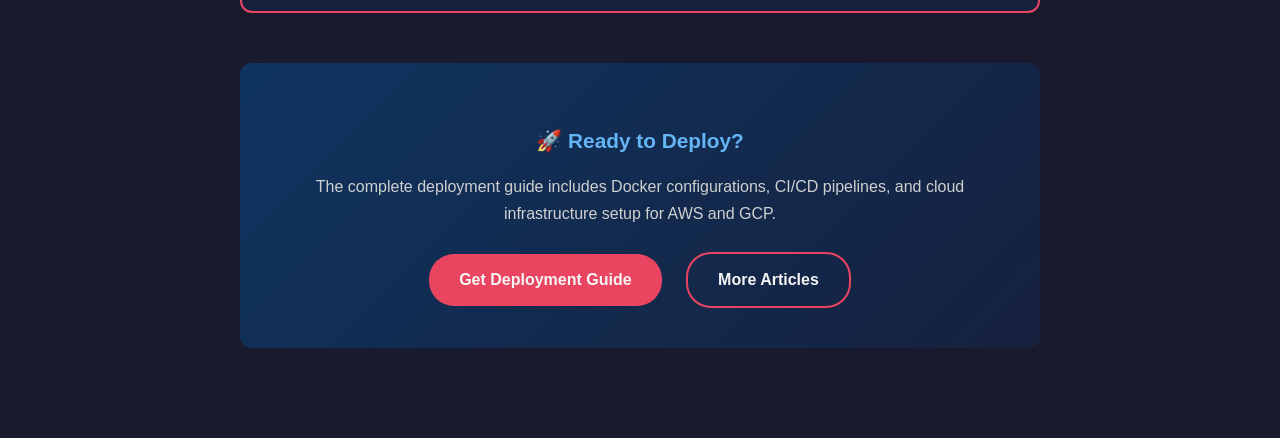
<file: minden-articles/article-mobile-ecommerce.html>
<!DOCTYPE html>
<html lang="en">
<head>
    <meta charset="UTF-8">
    <meta name="viewport" content="width=device-width, initial-scale=1.0">
    <title>Mobile-First E-Commerce Architecture | Minden Business Concepts</title>
    <style>
        :root {
            --primary: #1a1a2e;
            --secondary: #16213e;
            --accent: #0f3460;
            --highlight: #e94560;
            --text: #f5f5f5;
            --muted: #a0a0a0;
            --success: #00d9a5;
            --code-bg: #0d1117;
        }
        
        * { margin: 0; padding: 0; box-sizing: border-box; }
        
        body {
            font-family: -apple-system, BlinkMacSystemFont, 'Segoe UI', Roboto, sans-serif;
            background: var(--primary);
            color: var(--text);
            line-height: 1.7;
        }
        
        .container { max-width: 800px; margin: 0 auto; padding: 0 20px; }
        
        .article-header {
            background: var(--secondary);
            padding: 60px 0;
            border-bottom: 3px solid var(--highlight);
        }
        
        .article-title {
            font-size: 2.5rem;
            margin-bottom: 20px;
        }
        
        .article-meta {
            color: var(--muted);
            display: flex;
            gap: 20px;
            align-items: center;
        }
        
        .badge-free {
            background: var(--success);
            color: var(--primary);
            padding: 4px 12px;
            border-radius: 20px;
            font-weight: 600;
            font-size: 0.75rem;
        }
        
        .article-content {
            padding: 50px 0;
        }
        
        .article-content h2 {
            font-size: 1.8rem;
            margin: 40px 0 20px;
            color: var(--highlight);
        }
        
        .article-content h3 {
            font-size: 1.3rem;
            margin: 30px 0 15px;
            color: #64b5f6;
        }
        
        .article-content p {
            margin-bottom: 20px;
            color: #d0d0d0;
        }
        
        .code-block {
            background: var(--code-bg);
            border: 1px solid var(--accent);
            border-radius: 8px;
            padding: 20px;
            margin: 25px 0;
            overflow-x: auto;
        }
        
        .code-block pre {
            color: #e6edf3;
            font-family: 'Consolas', 'Monaco', monospace;
            font-size: 0.9rem;
            line-height: 1.5;
        }
        
        .code-header {
            background: var(--accent);
            padding: 10px 20px;
            border-radius: 8px 8px 0 0;
            font-size: 0.85rem;
            color: var(--muted);
            margin: -20px -20px 15px -20px;
        }
        
        .info-box {
            background: var(--accent);
            border-left: 4px solid var(--highlight);
            padding: 20px;
            margin: 25px 0;
            border-radius: 0 8px 8px 0;
        }
        
        .info-box h4 {
            color: var(--highlight);
            margin-bottom: 10px;
        }
        
        .follow-up {
            background: var(--secondary);
            border: 2px solid var(--highlight);
            border-radius: 12px;
            padding: 30px;
            margin: 50px 0;
        }
        
        .follow-up h3 {
            color: var(--highlight);
            margin-bottom: 15px;
        }
        
        .follow-up ul {
            list-style: none;
            padding-left: 0;
        }
        
        .follow-up li {
            padding: 8px 0;
            padding-left: 25px;
            position: relative;
        }
        
        .follow-up li::before {
            content: "→";
            position: absolute;
            left: 0;
            color: var(--highlight);
        }
        
        .cta-box {
            background: linear-gradient(135deg, var(--accent), var(--secondary));
            border-radius: 12px;
            padding: 30px;
            text-align: center;
            margin: 40px 0;
        }
        
        .btn {
            display: inline-block;
            padding: 12px 30px;
            background: var(--highlight);
            color: var(--text);
            text-decoration: none;
            border-radius: 25px;
            font-weight: 600;
            margin: 10px;
            transition: transform 0.3s;
        }
        
        .btn:hover { transform: scale(1.05); }
        
        .btn-outline {
            background: transparent;
            border: 2px solid var(--highlight);
        }
        
        .snippet-marker {
            background: var(--highlight);
            color: white;
            padding: 2px 8px;
            border-radius: 4px;
            font-size: 0.75rem;
            font-weight: 600;
            margin-left: 10px;
        }
        
        nav.breadcrumb {
            padding: 20px 0;
            color: var(--muted);
        }
        
        nav.breadcrumb a {
            color: var(--highlight);
            text-decoration: none;
        }
        
        .architecture-diagram {
            background: var(--secondary);
            padding: 30px;
            border-radius: 12px;
            margin: 30px 0;
            text-align: center;
        }
        
        .component-grid {
            display: grid;
            grid-template-columns: repeat(auto-fit, minmax(200px, 1fr));
            gap: 15px;
            margin: 25px 0;
        }
        
        .component-box {
            background: var(--primary);
            padding: 20px;
            border-radius: 8px;
            border: 1px solid var(--accent);
            text-align: center;
        }
        
        .component-box h5 {
            color: var(--highlight);
            margin-bottom: 10px;
        }
        
        .component-box p {
            font-size: 0.85rem;
            color: var(--muted);
        }
    </style>
</head>
<body>
    <article class="article-header">
        <div class="container">
            <nav class="breadcrumb">
                <a href="index.html">← Back to All Articles</a>
            </nav>
            <h1 class="article-title">Mobile-First E-Commerce Architecture</h1>
            <div class="article-meta">
                <span class="badge-free">FREE</span>
                <span>10 min read</span>
                <span>E-Commerce</span>
                <span>React Native + Node.js</span>
            </div>
        </div>
    </article>

    <main class="container article-content">
        <p class="lead">
            Emerging markets demand e-commerce solutions built for mobile-first adoption. This guide presents 
            architecture patterns that address last-mile logistics, offline functionality, and low-bandwidth 
            optimization—critical factors for markets with growing smartphone penetration but infrastructure challenges.
        </p>

        <h2>The Mobile-First Imperative</h2>
        
        <p>
            Global smartphone penetration continues to rise, but the e-commerce infrastructure in many regions 
            faces three critical challenges:
        </p>

        <ul style="margin: 20px 0; padding-left: 30px; color: #d0d0d0;">
            <li><strong>Intermittent Connectivity</strong> — Users need offline functionality</li>
            <li><strong>Limited Bandwidth</strong> — Heavy pages exclude potential customers</li>
            <li><strong>Logistics Complexity</strong> — Last-mile delivery requires innovative solutions</li>
        </ul>

        <h2>Architecture Overview <span class="snippet-marker">CODE SNIPPET</span></h2>

        <div class="architecture-diagram">
            <h4 style="color: var(--highlight); margin-bottom: 20px;">Mobile-First E-Commerce Stack</h4>
            <div class="component-grid">
                <div class="component-box">
                    <h5>📱 Mobile App</h5>
                    <p>React Native / Flutter<br>Offline-first design<br>Push notifications</p>
                </div>
                <div class="component-box">
                    <h5>⚡ API Gateway</h5>
                    <p>Node.js / FastAPI<br>Request batching<br>Compression</p>
                </div>
                <div class="component-box">
                    <h5>🗄️ Database</h5>
                    <p>PostgreSQL + Redis<br>Caching layer<br>Sync queue</p>
                </div>
                <div class="component-box">
                    <h5>📦 Logistics</h5>
                    <p>Route optimization<br>Delivery tracking<br>Crowdsourced agents</p>
                </div>
            </div>
        </div>

        <h3>1. Offline-First Data Layer</h3>

        <div class="code-block">
            <div class="code-header">JavaScript • OfflineSyncManager.js</div>
            <pre><code>class OfflineSyncManager {
    constructor() {
        this.db = null;
        this.syncQueue = [];
        this.isOnline = navigator.onLine;
        
        // Listen for connectivity changes
        window.addEventListener('online', () => this.handleOnline());
        window.addEventListener('offline', () => this.handleOffline());
    }
    
    async initDB() {
        // Initialize IndexedDB for local storage
        return new Promise((resolve, reject) => {
            const request = indexedDB.open('ECommerceDB', 1);
            
            request.onerror = () => reject(request.error);
            request.onsuccess = () => {
                this.db = request.result;
                resolve(this.db);
            };
            
            request.onupgradeneeded = (event) => {
                const db = event.target.result;
                
                // Object stores for offline functionality
                if (!db.objectStoreNames.contains('products')) {
                    db.createObjectStore('products', { keyPath: 'id' });
                }
                if (!db.objectStoreNames.contains('cart')) {
                    db.createObjectStore('cart', { keyPath: 'itemId' });
                }
                if (!db.objectStoreNames.contains('syncQueue')) {
                    db.createObjectStore('syncQueue', { 
                        keyPath: 'id', 
                        autoIncrement: true 
                    });
                }
            };
        });
    }
    
    async cacheProducts(products) {
        // Store products for offline browsing
        const transaction = this.db.transaction(['products'], 'readwrite');
        const store = transaction.objectStore('products');
        
        for (const product of products) {
            await store.put(product);
        }
        
        return new Promise((resolve, reject) => {
            transaction.oncomplete = resolve;
            transaction.onerror = () => reject(transaction.error);
        });
    }
    
    async getCachedProducts(category = null) {
        // Retrieve products when offline
        return new Promise((resolve, reject) => {
            const transaction = this.db.transaction(['products'], 'readonly');
            const store = transaction.objectStore('products');
            const request = store.getAll();
            
            request.onsuccess = () => {
                let products = request.result;
                if (category) {
                    products = products.filter(p => p.category === category);
                }
                resolve(products);
            };
            request.onerror = () => reject(request.error);
        });
    }
    
    async queueAction(action) {
        // Queue actions for sync when online
        const transaction = this.db.transaction(['syncQueue'], 'readwrite');
        const store = transaction.objectStore('syncQueue');
        
        await store.add({
            action: action,
            timestamp: new Date().toISOString(),
            retries: 0
        });
        
        if (this.isOnline) {
            this.processSyncQueue();
        }
    }
    
    async processSyncQueue() {
        // Process pending actions when connectivity restored
        const transaction = this.db.transaction(['syncQueue'], 'readonly');
        const store = transaction.objectStore('syncQueue');
        const request = store.getAll();
        
        request.onsuccess = async () => {
            const pendingActions = request.result;
            
            for (const item of pendingActions) {
                try {
                    await this.syncAction(item.action);
                    await this.removeFromQueue(item.id);
                } catch (error) {
                    console.error('Sync failed for action:', item.id, error);
                    if (item.retries < 3) {
                        await this.incrementRetries(item.id);
                    }
                }
            }
        };
    }
    
    handleOnline() {
        this.isOnline = true;
        this.processSyncQueue();
        // Show notification to user
        this.showNotification('Back online. Syncing...');
    }
    
    handleOffline() {
        this.isOnline = false;
        this.showNotification('You are offline. Changes will sync when connected.');
    }
    
    showNotification(message) {
        // Implement toast notification
        if ('Notification' in window && Notification.permission === 'granted') {
            new Notification('E-Commerce App', { body: message });
        }
    }
}</code></pre>
        </div>

        <h3>2. Low-Bandwidth Image Optimization</h3>

        <div class="code-block">
            <div class="code-header">JavaScript • ImageOptimizer.js</div>
            <pre><code>class AdaptiveImageLoader {
    constructor() {
        this.connection = navigator.connection || 
                         navigator.mozConnection || 
                         navigator.webkitConnection;
    }
    
    getImageQuality() {
        // Adapt quality based on connection
        if (!this.connection) return 'medium';
        
        const effectiveType = this.connection.effectiveType;
        
        switch(effectiveType) {
            case '4g': return 'high';
            case '3g': return 'medium';
            case '2g':
            case 'slow-2g': return 'low';
            default: return 'medium';
        }
    }
    
    getImageUrl(baseUrl, width) {
        const quality = this.getImageQuality();
        
        // Generate responsive image URL
        // Example: /api/images/product-123?w=400&q=medium&format=webp
        return `${baseUrl}?w=${width}&q=${quality}&format=webp`;
    }
    
    async lazyLoadImage(imgElement, src) {
        // Use Intersection Observer for lazy loading
        const observer = new IntersectionObserver((entries) => {
            entries.forEach(entry => {
                if (entry.isIntersecting) {
                    this.loadImage(imgElement, src);
                    observer.unobserve(imgElement);
                }
            });
        });
        
        observer.observe(imgElement);
    }
    
    loadImage(imgElement, src) {
        // Add blur placeholder while loading
        imgElement.classList.add('loading');
        
        const img = new Image();
        img.onload = () => {
            imgElement.src = src;
            imgElement.classList.remove('loading');
        };
        img.src = src;
    }
}</code></pre>
        </div>

        <h3>3. Last-Mile Logistics Optimizer</h3>

        <div class="code-block">
            <div class="code-header">Python • logistics_optimizer.py</div>
            <pre><code>from typing import List, Dict, Tuple
from dataclasses import dataclass
import numpy as np
from scipy.optimize import linear_sum_assignment

@dataclass
class DeliveryPoint:
    id: str
    lat: float
    lng: float
    demand: int
    time_window: Tuple[int, int]  # (start, end) in hours

class LastMileOptimizer:
    """
    Optimizes delivery routes for emerging market logistics.
    Handles crowdsourced delivery agents and complex urban terrain.
    """
    
    def __init__(self, depot_location: Tuple[float, float]):
        self.depot = depot_location
        self.agents = []
        self.delivery_points = []
    
    def calculate_distance(self, p1: Tuple[float, float], 
                          p2: Tuple[float, float]) -> float:
        """
        Calculate approximate distance between coordinates.
        Uses Haversine formula for accuracy.
        """
        R = 6371  # Earth radius in km
        
        lat1, lng1 = np.radians(p1)
        lat2, lng2 = np.radians(p2)
        
        dlat = lat2 - lat1
        dlng = lng2 - lng1
        
        a = np.sin(dlat/2)**2 + np.cos(lat1) * np.cos(lat2) * np.sin(dlng/2)**2
        c = 2 * np.arcsin(np.sqrt(a))
        
        return R * c
    
    def assign_deliveries_to_agents(self, 
                                    agents: List[Dict],
                                    deliveries: List[DeliveryPoint]) -> Dict:
        """
        Assign deliveries to available agents using Hungarian algorithm.
        Considers agent capacity, location, and delivery time windows.
        """
        if not agents or not deliveries:
            return {}
        
        # Create cost matrix: distance from agent to delivery
        cost_matrix = np.zeros((len(agents), len(deliveries)))
        
        for i, agent in enumerate(agents):
            agent_location = (agent['lat'], agent['lng'])
            for j, delivery in enumerate(deliveries):
                distance = self.calculate_distance(
                    agent_location, 
                    (delivery.lat, delivery.lng)
                )
                
                # Add penalty for time window violations
                time_penalty = self.calculate_time_penalty(
                    agent, delivery
                )
                
                cost_matrix[i][j] = distance + time_penalty
        
        # Solve assignment problem
        row_ind, col_ind = linear_sum_assignment(cost_matrix)
        
        assignments = {}
        for i, j in zip(row_ind, col_ind):
            agent_id = agents[i]['id']
            if agent_id not in assignments:
                assignments[agent_id] = []
            assignments[agent_id].append(deliveries[j])
        
        return assignments
    
    def optimize_route(self, points: List[DeliveryPoint]) -> List[DeliveryPoint]:
        """
        Optimize single agent's route using nearest neighbor heuristic
        with 2-opt improvement.
        """
        if not points:
            return []
        
        # Start from depot
        route = []
        unvisited = set(range(len(points)))
        current = self.depot
        
        while unvisited:
            # Find nearest unvisited point
            nearest = min(unvisited, 
                         key=lambda i: self.calculate_distance(
                             current, 
                             (points[i].lat, points[i].lng)
                         ))
            route.append(points[nearest])
            current = (points[nearest].lat, points[nearest].lng)
            unvisited.remove(nearest)
        
        # Apply 2-opt improvement
        return self.two_opt_improvement(route)
    
    def two_opt_improvement(self, route: List[DeliveryPoint]) -> List[DeliveryPoint]:
        """
        Improve route using 2-opt swap heuristic.
        """
        improved = True
        best = route.copy()
        
        while improved:
            improved = False
            for i in range(1, len(route) - 1):
                for j in range(i + 1, len(route)):
                    # Calculate current segment cost
                    current_cost = (
                        self.calculate_distance(
                            (best[i-1].lat, best[i-1].lng),
                            (best[i].lat, best[i].lng)
                        ) +
                        self.calculate_distance(
                            (best[j-1].lat, best[j-1].lng),
                            (best[j].lat, best[j].lng) if j < len(best) else self.depot
                        )
                    )
                    
                    # Calculate cost if reversed
                    new_cost = (
                        self.calculate_distance(
                            (best[i-1].lat, best[i-1].lng),
                            (best[j-1].lat, best[j-1].lng)
                        ) +
                        self.calculate_distance(
                            (best[i].lat, best[i].lng),
                            (best[j].lat, best[j].lng) if j < len(best) else self.depot
                        )
                    )
                    
                    if new_cost < current_cost:
                        # Apply 2-opt swap
                        best[i:j] = reversed(best[i:j])
                        improved = True
        
        return best
    
    def calculate_time_penalty(self, agent: Dict, delivery: DeliveryPoint) -> float:
        """
        Calculate penalty for time window violations.
        """
        # Simplified: assume agent starts at 9 AM
        estimated_arrival = 9 + (self.calculate_distance(
            (agent['lat'], agent['lng']),
            (delivery.lat, delivery.lng)
        ) / 20)  # Assume 20 km/h average
        
        start, end = delivery.time_window
        
        if estimated_arrival < start:
            return (start - estimated_arrival) * 0.5  # Waiting penalty
        elif estimated_arrival > end:
            return (estimated_arrival - end) * 2.0  # Late penalty
        
        return 0


# Example usage
if __name__ == "__main__":
    optimizer = LastMileOptimizer(depot_location=(14.7167, -17.4677))
    
    # Sample delivery points
    deliveries = [
        DeliveryPoint("D1", 14.75, -17.45, 2, (10, 14)),
        DeliveryPoint("D2", 14.70, -17.50, 1, (9, 12)),
        DeliveryPoint("D3", 14.72, -17.48, 3, (14, 18)),
    ]
    
    # Sample agents
    agents = [
        {"id": "A1", "lat": 14.71, "lng": -17.46, "capacity": 5},
        {"id": "A2", "lat": 14.73, "lng": -17.44, "capacity": 4},
    ]
    
    # Optimize assignments
    assignments = optimizer.assign_deliveries_to_agents(agents, deliveries)
    
    for agent_id, points in assignments.items():
        optimized_route = optimizer.optimize_route(points)
        print(f"Agent {agent_id}: {len(optimized_route)} deliveries")
        for i, point in enumerate(optimized_route):
            print(f"  {i+1}. {point.id} at ({point.lat}, {point.lng})")</code></pre>
        </div>

        <div class="info-box">
            <h4>💡 Key Insight: Progressive Web Apps</h4>
            <p>
                For emerging markets, consider building a <strong>Progressive Web App (PWA)</strong> 
                instead of native mobile apps. PWAs offer:
                <br><br>
                • Offline functionality via Service Workers<br>
                • Smaller download size than native apps<br>
                • No app store approval process<br>
                • Works on low-end devices<br>
                • Automatic updates
            </p>
        </div>

        <h2>Business Model Integration</h2>

        <p>
            The technical architecture supports multiple business models common in emerging markets:
        </p>

        <ul style="margin: 20px 0; padding-left: 30px; color: #d0d0d0;">
            <li><strong>Cash on Delivery (COD):</strong> Mobile app supports COD workflows with delivery agent verification</li>
            <li><strong>Agent Network:</strong> Logistics optimizer supports crowdsourced delivery agents</li>
            <li><strong>Micro-fulfillment:</strong> Small inventory caches distributed across urban areas</li>
            <li><strong>Group Buying:</strong> Offline sync enables community-based bulk ordering</li>
        </ul>

        <div class="follow-up">
            <h3>📋 Your Implementation Checklist</h3>
            <ul>
                <li>Set up IndexedDB schema for offline product browsing and cart management</li>
                <li>Implement adaptive image loading based on Network Information API</li>
                <li>Deploy logistics optimizer API for delivery route planning</li>
                <li>Configure background sync for order processing when offline</li>
                <li>Test on actual low-bandwidth and offline scenarios</li>
                <li>Read next: <a href="article-fintech-kpi.html">Fintech Innovation KPIs</a> (Premium) for payment integration metrics</li>
            </ul>
        </div>

        <div class="cta-box">
            <h3>🚀 Ready to Deploy?</h3>
            <p style="margin: 15px 0;">
                The complete deployment guide includes Docker configurations, 
                CI/CD pipelines, and cloud infrastructure setup for AWS and GCP.
            </p>
            <a href="#deployment-guide" class="btn">Get Deployment Guide</a>
            <a href="index.html" class="btn btn-outline">More Articles</a>
        </div>
    </main>
</body>
</html>
</file>
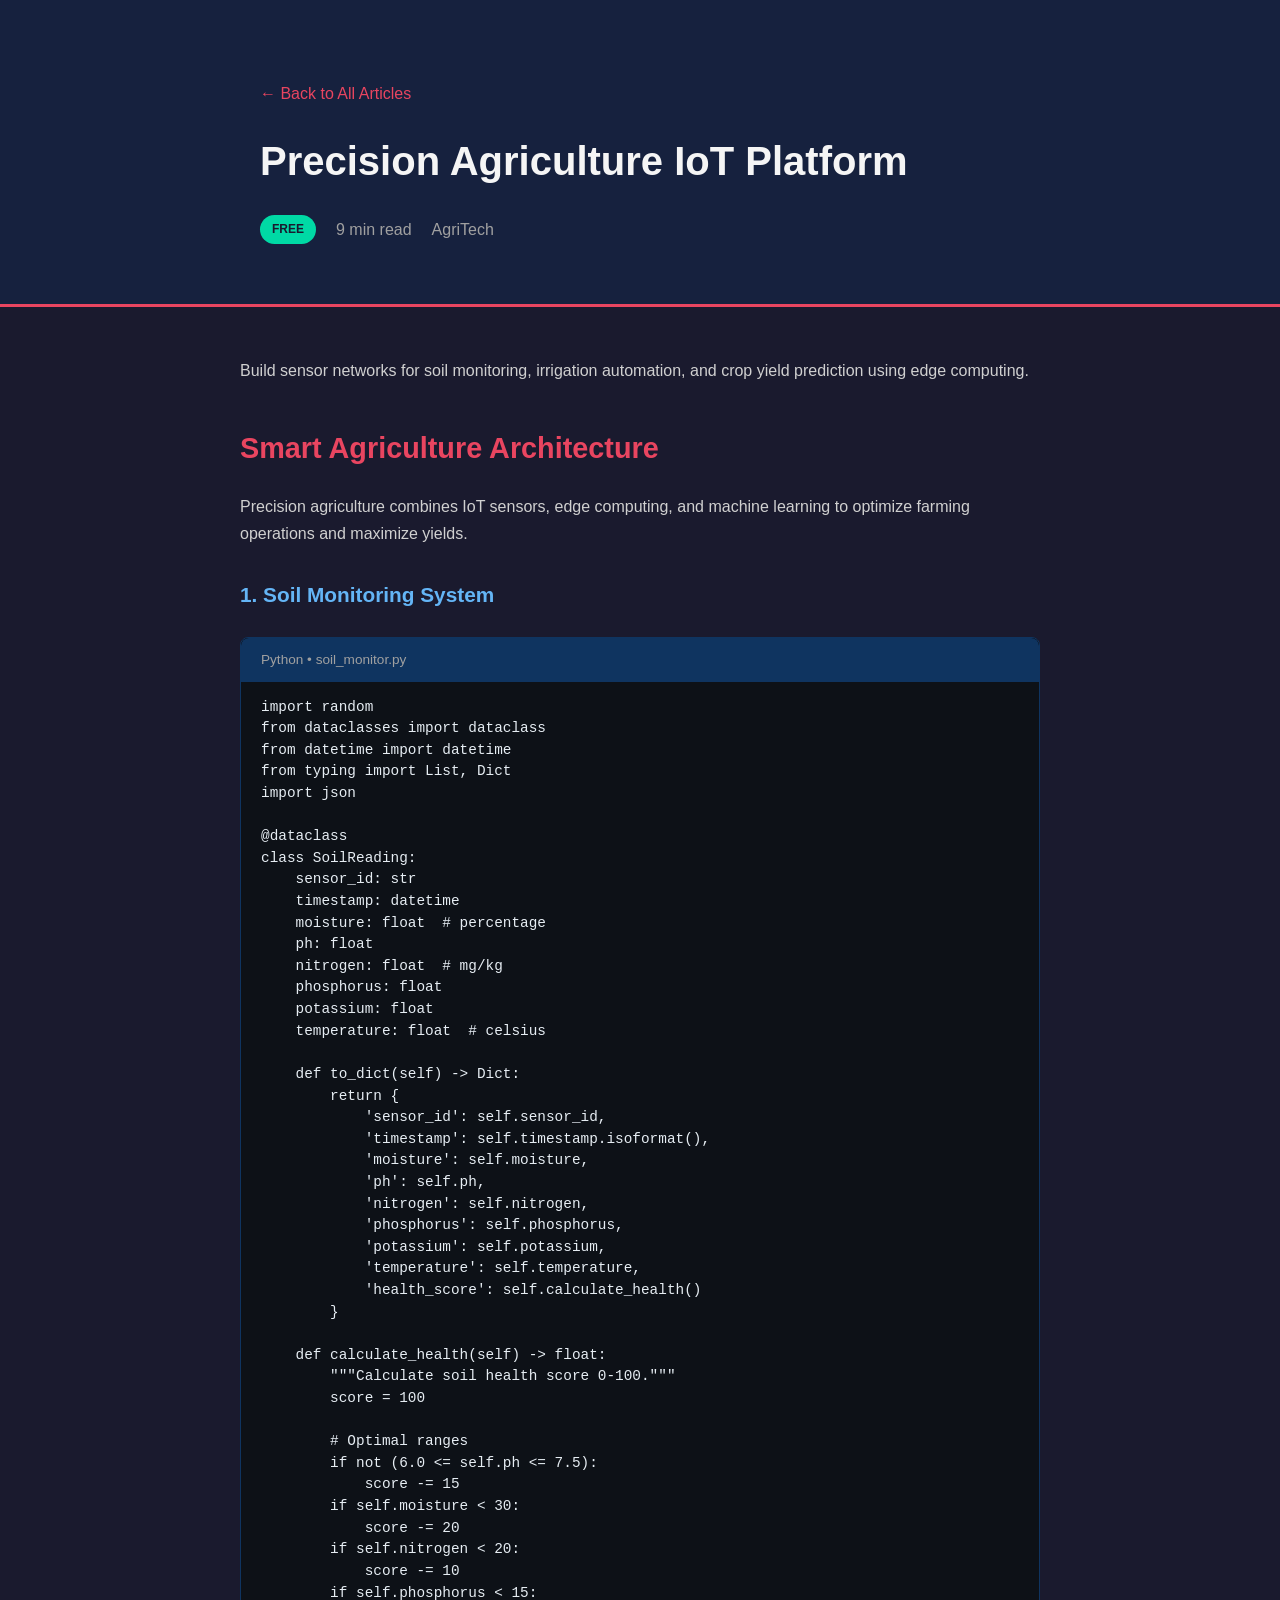
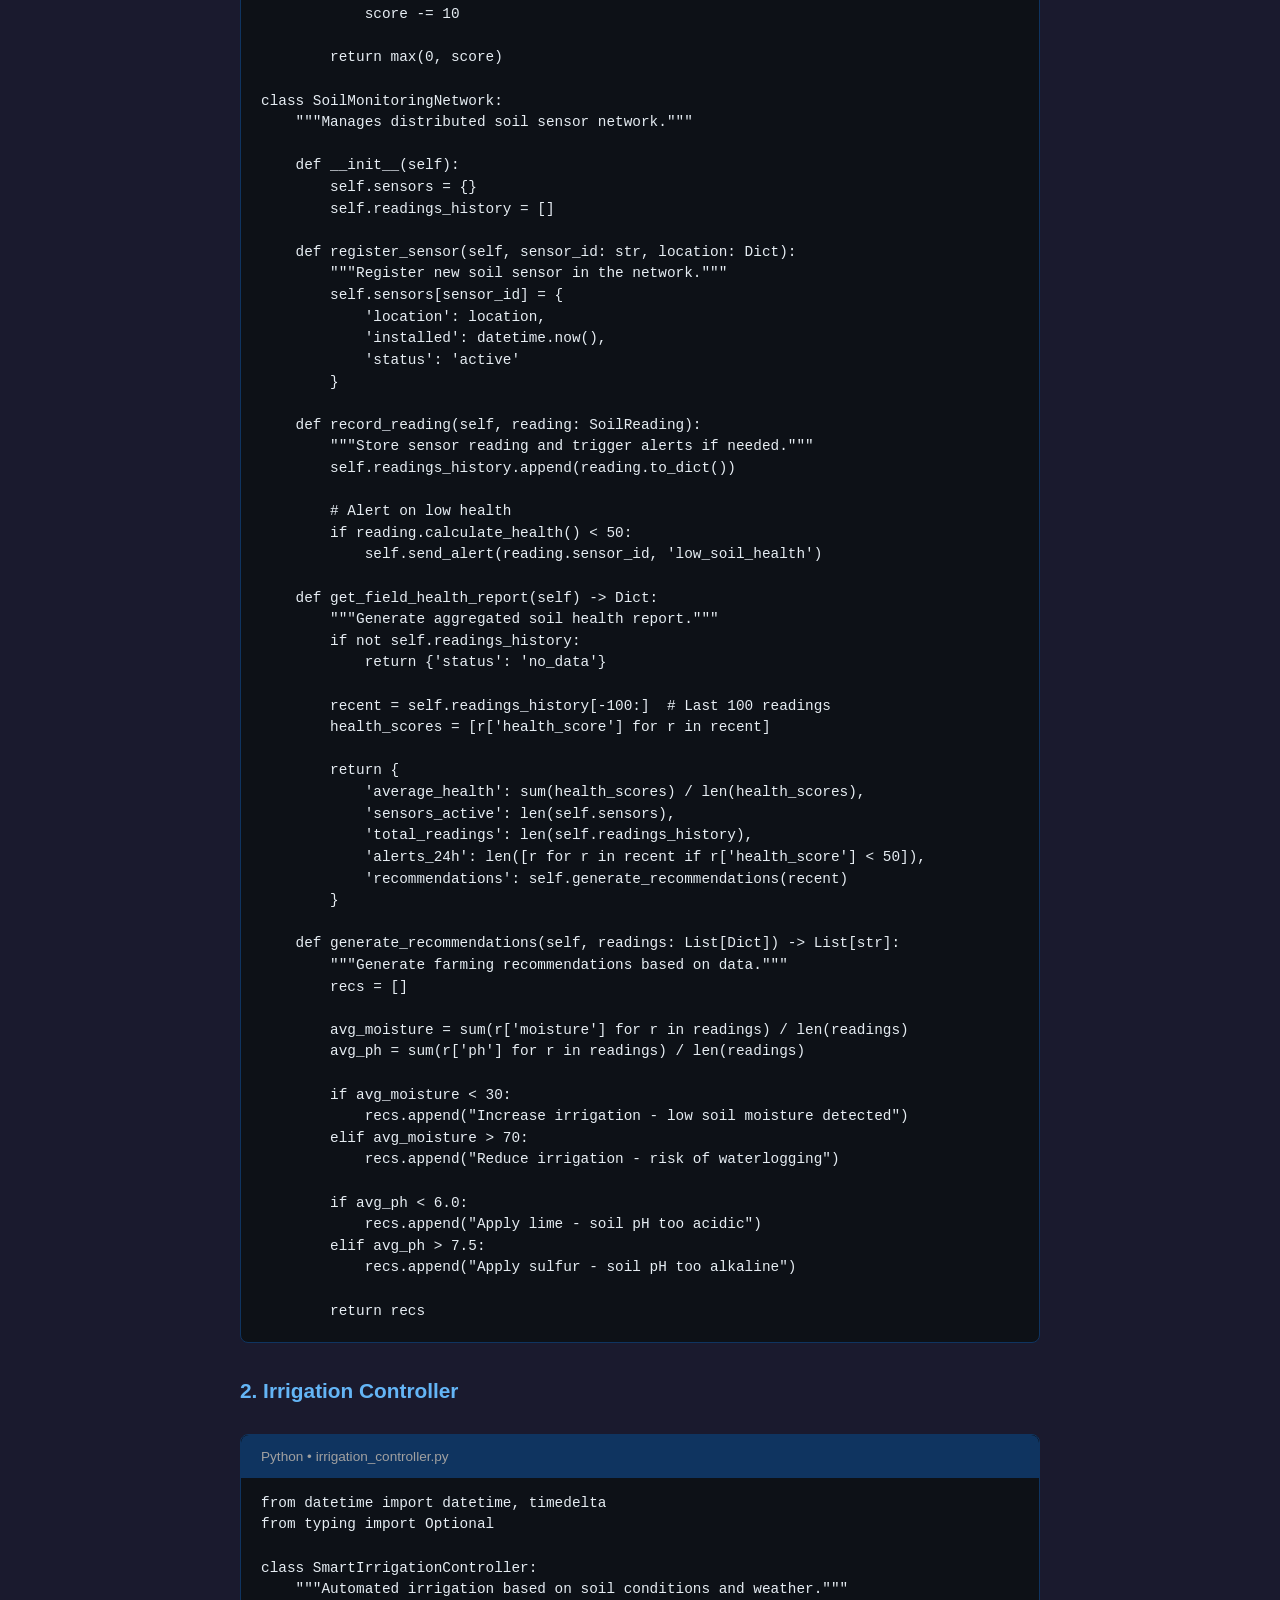
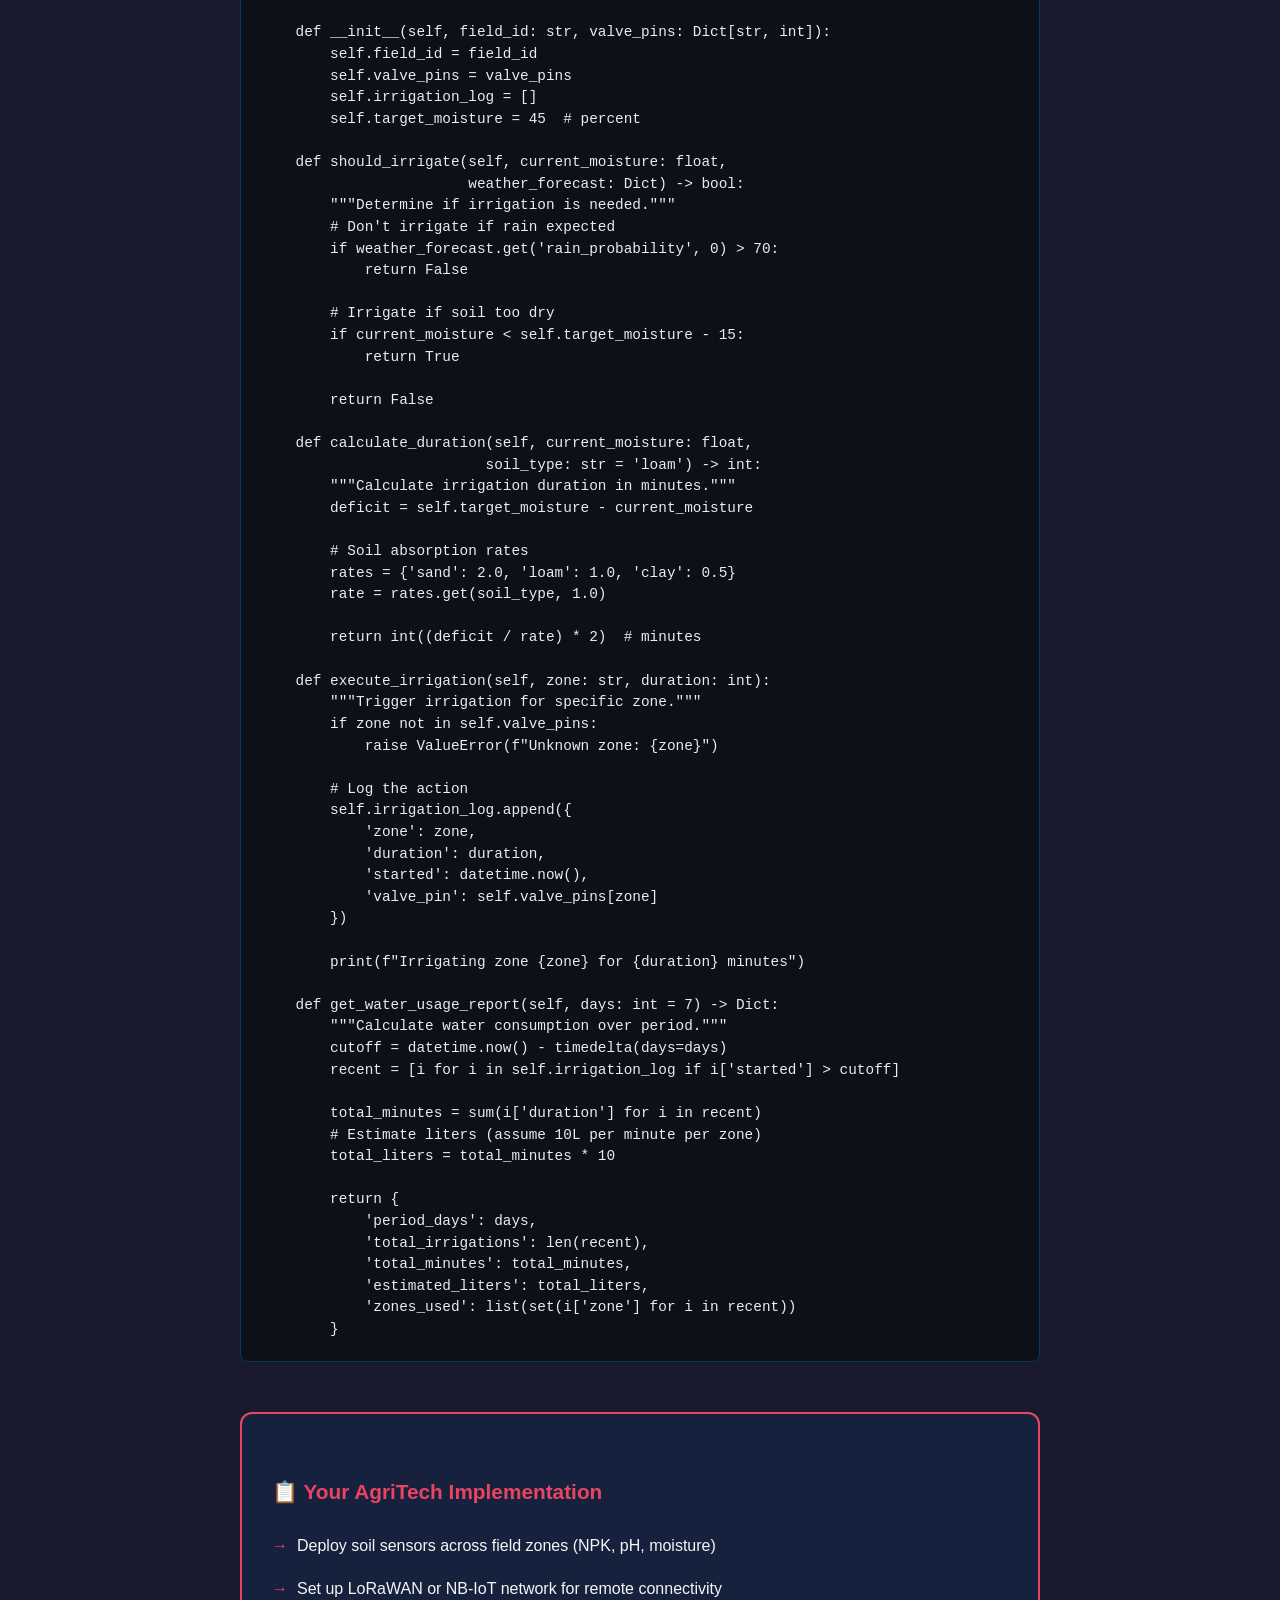
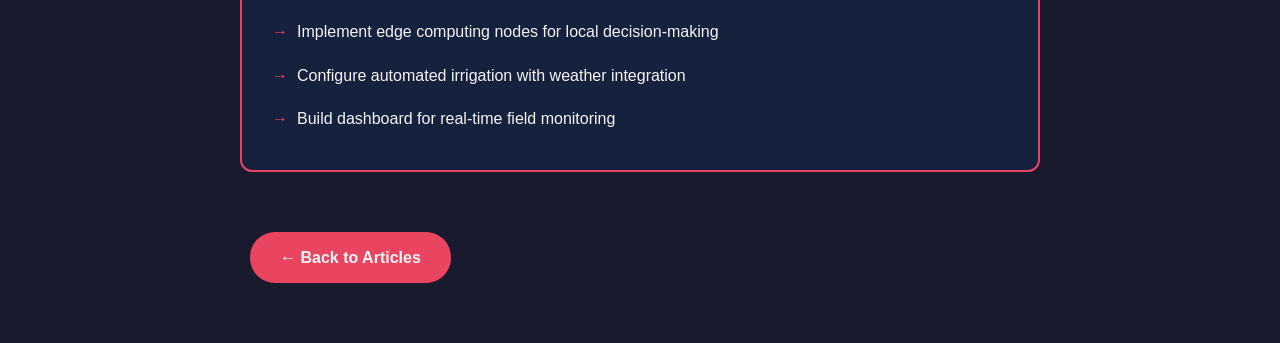
<file: minden-articles/article-precision-agriculture.html>
<!DOCTYPE html>
<html lang="en">
<head>
    <meta charset="UTF-8">
    <meta name="viewport" content="width=device-width, initial-scale=1.0">
    <title>Precision Agriculture Platform | Minden Business Concepts</title>
    <style>
        :root { --primary: #1a1a2e; --secondary: #16213e; --accent: #0f3460; --highlight: #e94560; --text: #f5f5f5; --muted: #a0a0a0; --success: #00d9a5; --code-bg: #0d1117; }
        * { margin: 0; padding: 0; box-sizing: border-box; }
        body { font-family: -apple-system, BlinkMacSystemFont, 'Segoe UI', Roboto, sans-serif; background: var(--primary); color: var(--text); line-height: 1.7; }
        .container { max-width: 800px; margin: 0 auto; padding: 0 20px; }
        .article-header { background: var(--secondary); padding: 60px 0; border-bottom: 3px solid var(--highlight); }
        .article-title { font-size: 2.5rem; margin-bottom: 20px; }
        .article-meta { color: var(--muted); display: flex; gap: 20px; align-items: center; }
        .badge-free { background: var(--success); color: var(--primary); padding: 4px 12px; border-radius: 20px; font-weight: 600; font-size: 0.75rem; }
        .article-content { padding: 50px 0; }
        .article-content h2 { font-size: 1.8rem; margin: 40px 0 20px; color: var(--highlight); }
        .article-content h3 { font-size: 1.3rem; margin: 30px 0 15px; color: #64b5f6; }
        .article-content p { margin-bottom: 20px; color: #d0d0d0; }
        .code-block { background: var(--code-bg); border: 1px solid var(--accent); border-radius: 8px; padding: 20px; margin: 25px 0; overflow-x: auto; }
        .code-block pre { color: #e6edf3; font-family: 'Consolas', 'Monaco', monospace; font-size: 0.9rem; line-height: 1.5; }
        .code-header { background: var(--accent); padding: 10px 20px; border-radius: 8px 8px 0 0; font-size: 0.85rem; color: var(--muted); margin: -20px -20px 15px -20px; }
        .follow-up { background: var(--secondary); border: 2px solid var(--highlight); border-radius: 12px; padding: 30px; margin: 50px 0; }
        .follow-up h3 { color: var(--highlight); margin-bottom: 15px; }
        .follow-up ul { list-style: none; padding-left: 0; }
        .follow-up li { padding: 8px 0; padding-left: 25px; position: relative; }
        .follow-up li::before { content: "→"; position: absolute; left: 0; color: var(--highlight); }
        .btn { display: inline-block; padding: 12px 30px; background: var(--highlight); color: var(--text); text-decoration: none; border-radius: 25px; font-weight: 600; margin: 10px; transition: transform 0.3s; }
        .btn:hover { transform: scale(1.05); }
        nav.breadcrumb { padding: 20px 0; color: var(--muted); }
        nav.breadcrumb a { color: var(--highlight); text-decoration: none; }
    </style>
</head>
<body>
    <article class="article-header">
        <div class="container">
            <nav class="breadcrumb"><a href="index.html">← Back to All Articles</a></nav>
            <h1 class="article-title">Precision Agriculture IoT Platform</h1>
            <div class="article-meta"><span class="badge-free">FREE</span><span>9 min read</span><span>AgriTech</span></div>
        </div>
    </article>
    <main class="container article-content">
        <p class="lead">Build sensor networks for soil monitoring, irrigation automation, and crop yield prediction using edge computing.</p>
        
        <h2>Smart Agriculture Architecture</h2>
        <p>Precision agriculture combines IoT sensors, edge computing, and machine learning to optimize farming operations and maximize yields.</p>
        
        <h3>1. Soil Monitoring System</h3>
        <div class="code-block">
            <div class="code-header">Python • soil_monitor.py</div>
            <pre><code>import random
from dataclasses import dataclass
from datetime import datetime
from typing import List, Dict
import json

@dataclass
class SoilReading:
    sensor_id: str
    timestamp: datetime
    moisture: float  # percentage
    ph: float
    nitrogen: float  # mg/kg
    phosphorus: float
    potassium: float
    temperature: float  # celsius
    
    def to_dict(self) -> Dict:
        return {
            'sensor_id': self.sensor_id,
            'timestamp': self.timestamp.isoformat(),
            'moisture': self.moisture,
            'ph': self.ph,
            'nitrogen': self.nitrogen,
            'phosphorus': self.phosphorus,
            'potassium': self.potassium,
            'temperature': self.temperature,
            'health_score': self.calculate_health()
        }
    
    def calculate_health(self) -> float:
        """Calculate soil health score 0-100."""
        score = 100
        
        # Optimal ranges
        if not (6.0 <= self.ph <= 7.5):
            score -= 15
        if self.moisture < 30:
            score -= 20
        if self.nitrogen < 20:
            score -= 10
        if self.phosphorus < 15:
            score -= 10
            
        return max(0, score)

class SoilMonitoringNetwork:
    """Manages distributed soil sensor network."""
    
    def __init__(self):
        self.sensors = {}
        self.readings_history = []
    
    def register_sensor(self, sensor_id: str, location: Dict):
        """Register new soil sensor in the network."""
        self.sensors[sensor_id] = {
            'location': location,
            'installed': datetime.now(),
            'status': 'active'
        }
    
    def record_reading(self, reading: SoilReading):
        """Store sensor reading and trigger alerts if needed."""
        self.readings_history.append(reading.to_dict())
        
        # Alert on low health
        if reading.calculate_health() < 50:
            self.send_alert(reading.sensor_id, 'low_soil_health')
    
    def get_field_health_report(self) -> Dict:
        """Generate aggregated soil health report."""
        if not self.readings_history:
            return {'status': 'no_data'}
        
        recent = self.readings_history[-100:]  # Last 100 readings
        health_scores = [r['health_score'] for r in recent]
        
        return {
            'average_health': sum(health_scores) / len(health_scores),
            'sensors_active': len(self.sensors),
            'total_readings': len(self.readings_history),
            'alerts_24h': len([r for r in recent if r['health_score'] < 50]),
            'recommendations': self.generate_recommendations(recent)
        }
    
    def generate_recommendations(self, readings: List[Dict]) -> List[str]:
        """Generate farming recommendations based on data."""
        recs = []
        
        avg_moisture = sum(r['moisture'] for r in readings) / len(readings)
        avg_ph = sum(r['ph'] for r in readings) / len(readings)
        
        if avg_moisture < 30:
            recs.append("Increase irrigation - low soil moisture detected")
        elif avg_moisture > 70:
            recs.append("Reduce irrigation - risk of waterlogging")
            
        if avg_ph < 6.0:
            recs.append("Apply lime - soil pH too acidic")
        elif avg_ph > 7.5:
            recs.append("Apply sulfur - soil pH too alkaline")
            
        return recs</code></pre>
        </div>
        
        <h3>2. Irrigation Controller</h3>
        <div class="code-block">
            <div class="code-header">Python • irrigation_controller.py</div>
            <pre><code>from datetime import datetime, timedelta
from typing import Optional

class SmartIrrigationController:
    """Automated irrigation based on soil conditions and weather."""
    
    def __init__(self, field_id: str, valve_pins: Dict[str, int]):
        self.field_id = field_id
        self.valve_pins = valve_pins
        self.irrigation_log = []
        self.target_moisture = 45  # percent
        
    def should_irrigate(self, current_moisture: float,
                        weather_forecast: Dict) -> bool:
        """Determine if irrigation is needed."""
        # Don't irrigate if rain expected
        if weather_forecast.get('rain_probability', 0) > 70:
            return False
            
        # Irrigate if soil too dry
        if current_moisture < self.target_moisture - 15:
            return True
            
        return False
    
    def calculate_duration(self, current_moisture: float,
                          soil_type: str = 'loam') -> int:
        """Calculate irrigation duration in minutes."""
        deficit = self.target_moisture - current_moisture
        
        # Soil absorption rates
        rates = {'sand': 2.0, 'loam': 1.0, 'clay': 0.5}
        rate = rates.get(soil_type, 1.0)
        
        return int((deficit / rate) * 2)  # minutes
    
    def execute_irrigation(self, zone: str, duration: int):
        """Trigger irrigation for specific zone."""
        if zone not in self.valve_pins:
            raise ValueError(f"Unknown zone: {zone}")
        
        # Log the action
        self.irrigation_log.append({
            'zone': zone,
            'duration': duration,
            'started': datetime.now(),
            'valve_pin': self.valve_pins[zone]
        })
        
        print(f"Irrigating zone {zone} for {duration} minutes")
        
    def get_water_usage_report(self, days: int = 7) -> Dict:
        """Calculate water consumption over period."""
        cutoff = datetime.now() - timedelta(days=days)
        recent = [i for i in self.irrigation_log if i['started'] > cutoff]
        
        total_minutes = sum(i['duration'] for i in recent)
        # Estimate liters (assume 10L per minute per zone)
        total_liters = total_minutes * 10
        
        return {
            'period_days': days,
            'total_irrigations': len(recent),
            'total_minutes': total_minutes,
            'estimated_liters': total_liters,
            'zones_used': list(set(i['zone'] for i in recent))
        }</code></pre>
        </div>
        
        <div class="follow-up">
            <h3>📋 Your AgriTech Implementation</h3>
            <ul>
                <li>Deploy soil sensors across field zones (NPK, pH, moisture)</li>
                <li>Set up LoRaWAN or NB-IoT network for remote connectivity</li>
                <li>Implement edge computing nodes for local decision-making</li>
                <li>Configure automated irrigation with weather integration</li>
                <li>Build dashboard for real-time field monitoring</li>
            </ul>
        </div>
        
        <a href="index.html" class="btn">← Back to Articles</a>
    </main>
</body>
</html>
</file>
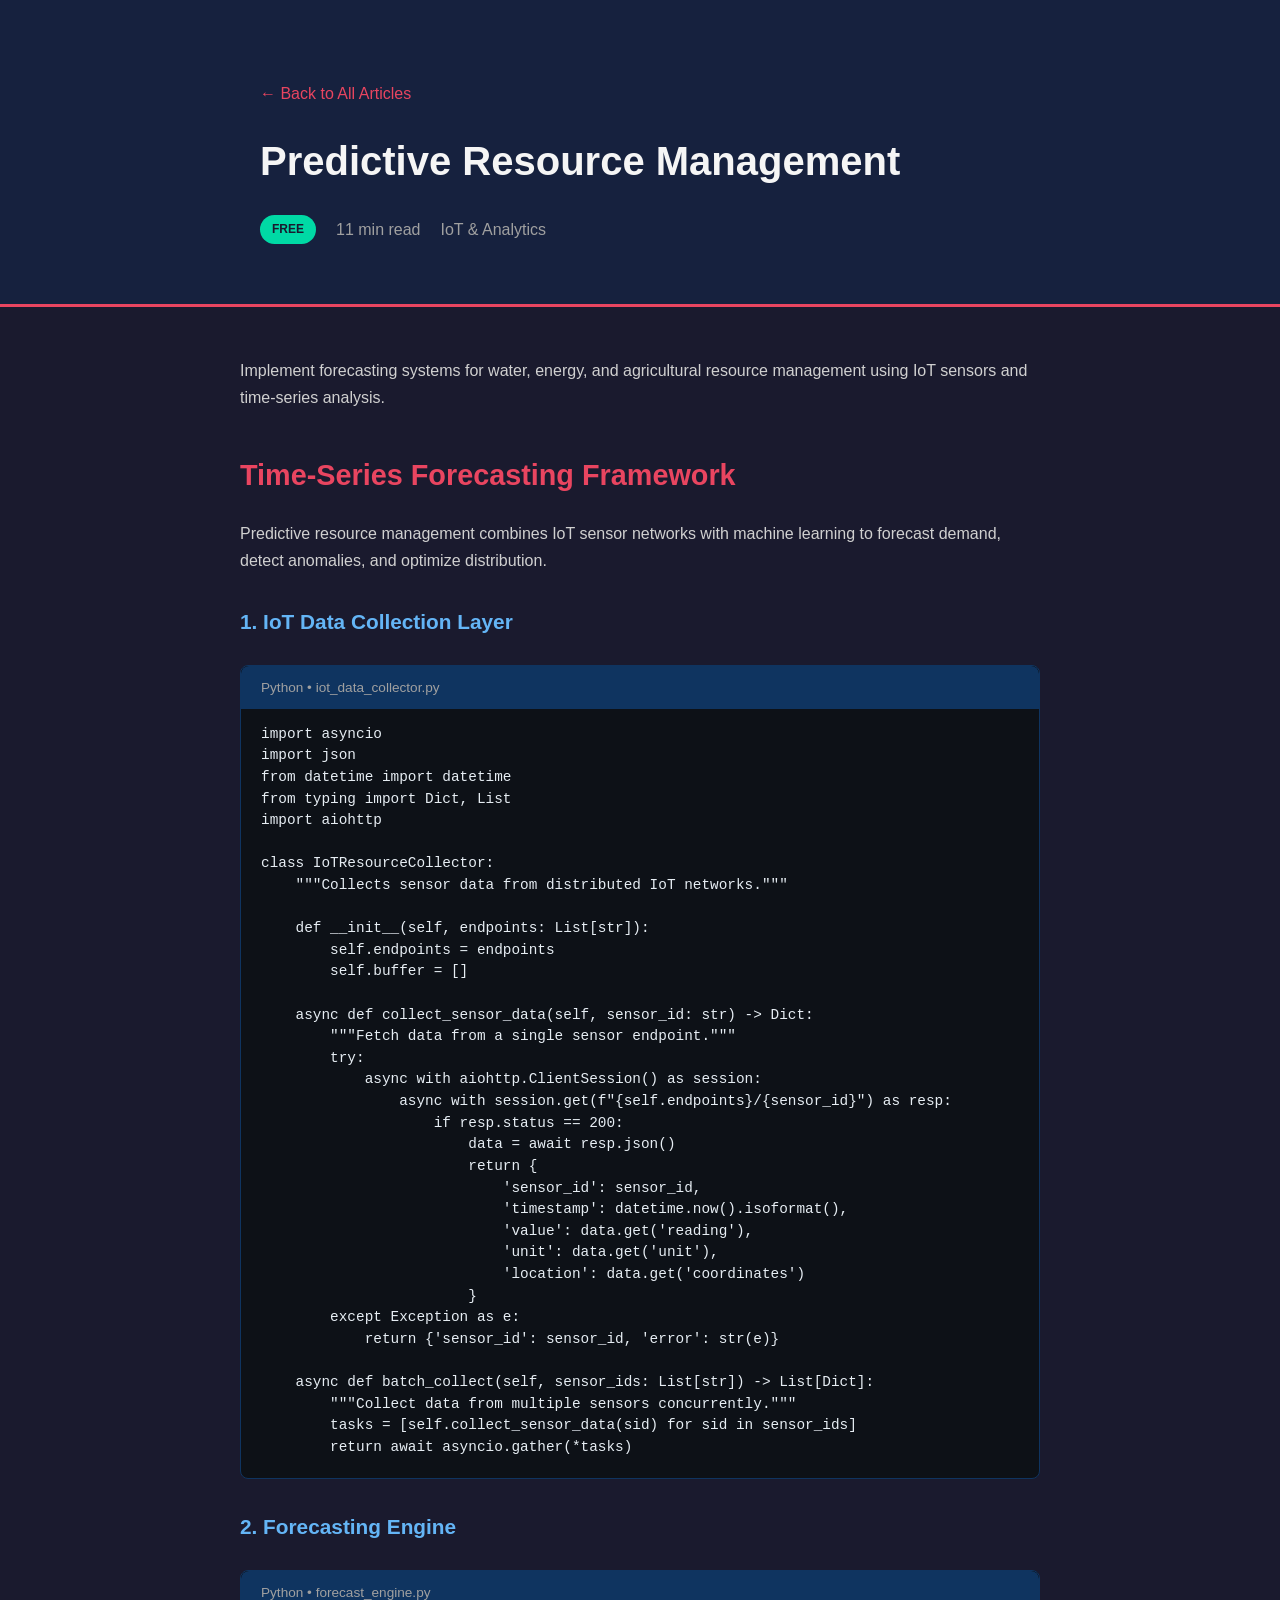
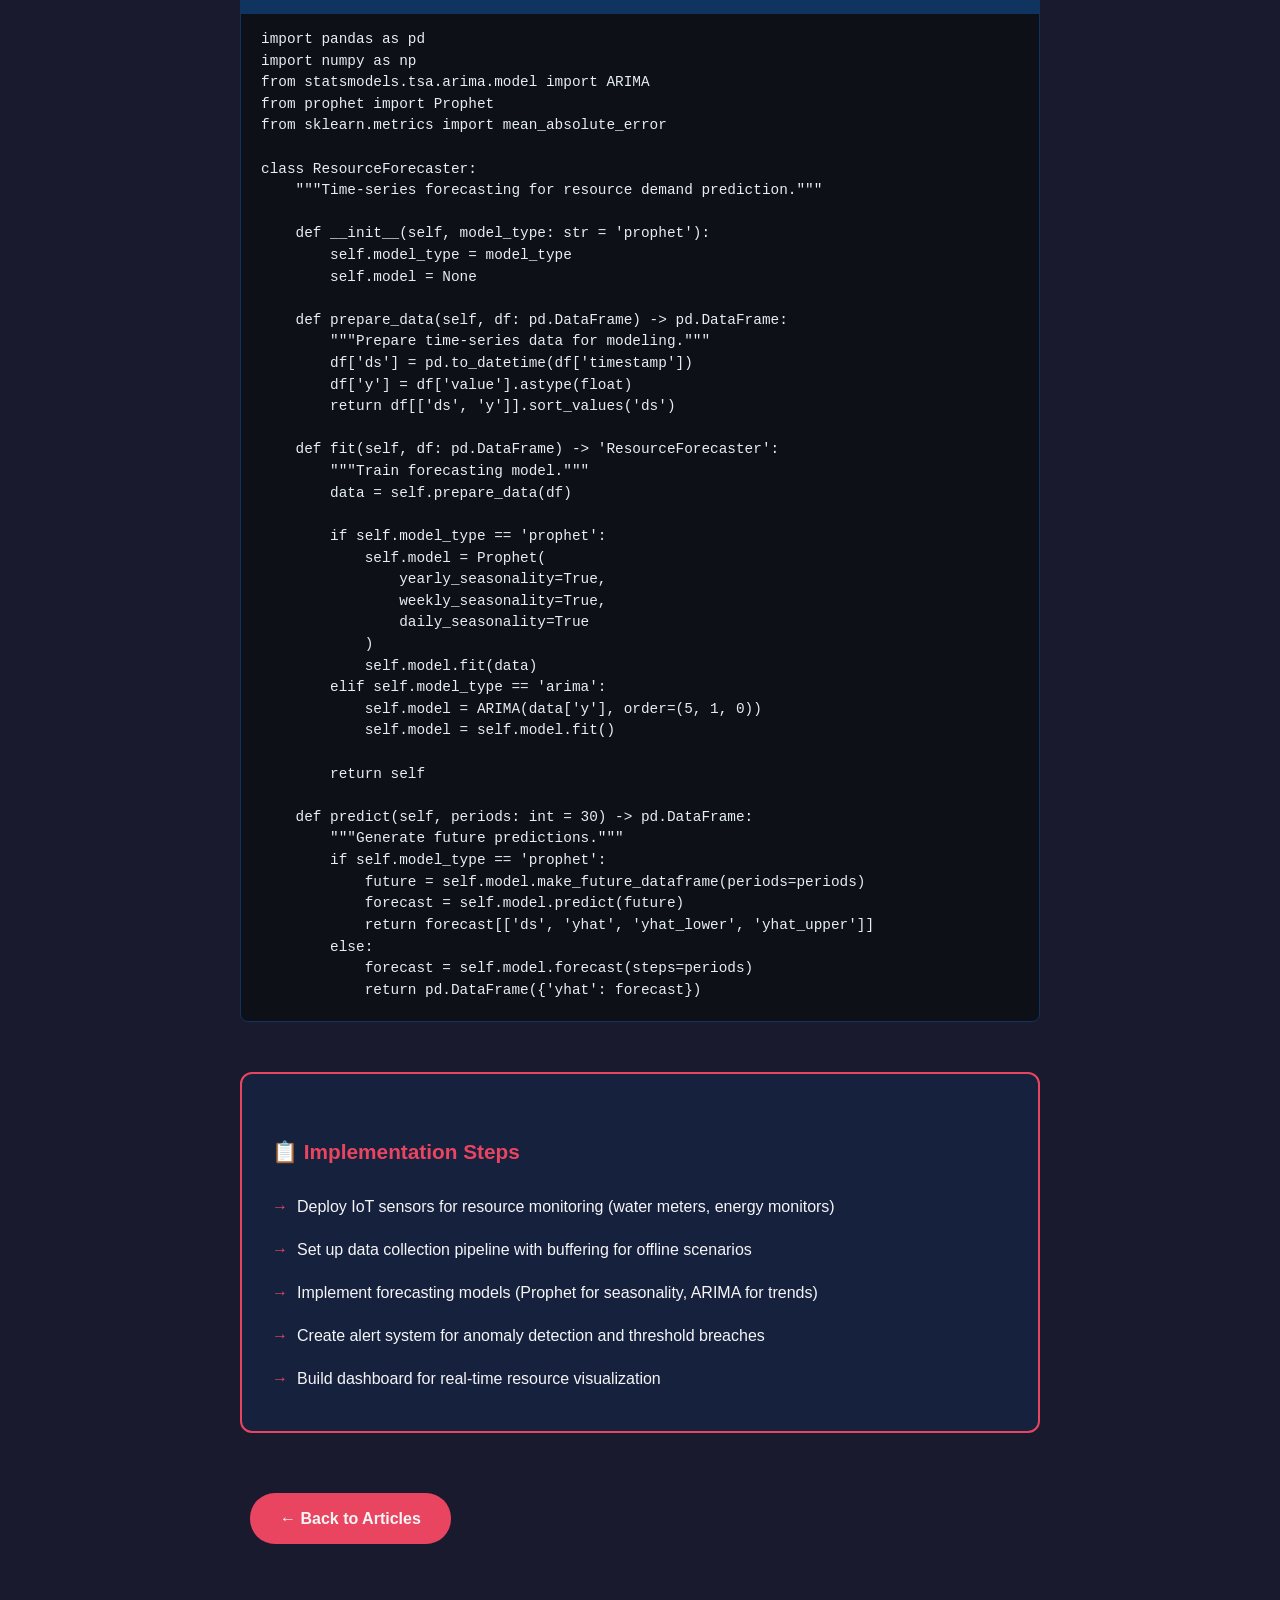
<file: minden-articles/article-predictive-resource.html>
<!DOCTYPE html>
<html lang="en">
<head>
    <meta charset="UTF-8">
    <meta name="viewport" content="width=device-width, initial-scale=1.0">
    <title>Predictive Resource Management | Minden Business Concepts</title>
    <style>
        :root { --primary: #1a1a2e; --secondary: #16213e; --accent: #0f3460; --highlight: #e94560; --text: #f5f5f5; --muted: #a0a0a0; --success: #00d9a5; --code-bg: #0d1117; }
        * { margin: 0; padding: 0; box-sizing: border-box; }
        body { font-family: -apple-system, BlinkMacSystemFont, 'Segoe UI', Roboto, sans-serif; background: var(--primary); color: var(--text); line-height: 1.7; }
        .container { max-width: 800px; margin: 0 auto; padding: 0 20px; }
        .article-header { background: var(--secondary); padding: 60px 0; border-bottom: 3px solid var(--highlight); }
        .article-title { font-size: 2.5rem; margin-bottom: 20px; }
        .article-meta { color: var(--muted); display: flex; gap: 20px; align-items: center; }
        .badge-free { background: var(--success); color: var(--primary); padding: 4px 12px; border-radius: 20px; font-weight: 600; font-size: 0.75rem; }
        .article-content { padding: 50px 0; }
        .article-content h2 { font-size: 1.8rem; margin: 40px 0 20px; color: var(--highlight); }
        .article-content h3 { font-size: 1.3rem; margin: 30px 0 15px; color: #64b5f6; }
        .article-content p { margin-bottom: 20px; color: #d0d0d0; }
        .code-block { background: var(--code-bg); border: 1px solid var(--accent); border-radius: 8px; padding: 20px; margin: 25px 0; overflow-x: auto; }
        .code-block pre { color: #e6edf3; font-family: 'Consolas', 'Monaco', monospace; font-size: 0.9rem; line-height: 1.5; }
        .code-header { background: var(--accent); padding: 10px 20px; border-radius: 8px 8px 0 0; font-size: 0.85rem; color: var(--muted); margin: -20px -20px 15px -20px; }
        .follow-up { background: var(--secondary); border: 2px solid var(--highlight); border-radius: 12px; padding: 30px; margin: 50px 0; }
        .follow-up h3 { color: var(--highlight); margin-bottom: 15px; }
        .follow-up ul { list-style: none; padding-left: 0; }
        .follow-up li { padding: 8px 0; padding-left: 25px; position: relative; }
        .follow-up li::before { content: "→"; position: absolute; left: 0; color: var(--highlight); }
        .btn { display: inline-block; padding: 12px 30px; background: var(--highlight); color: var(--text); text-decoration: none; border-radius: 25px; font-weight: 600; margin: 10px; transition: transform 0.3s; }
        .btn:hover { transform: scale(1.05); }
        nav.breadcrumb { padding: 20px 0; color: var(--muted); }
        nav.breadcrumb a { color: var(--highlight); text-decoration: none; }
    </style>
</head>
<body>
    <article class="article-header">
        <div class="container">
            <nav class="breadcrumb"><a href="index.html">← Back to All Articles</a></nav>
            <h1 class="article-title">Predictive Resource Management</h1>
            <div class="article-meta"><span class="badge-free">FREE</span><span>11 min read</span><span>IoT & Analytics</span></div>
        </div>
    </article>
    <main class="container article-content">
        <p class="lead">Implement forecasting systems for water, energy, and agricultural resource management using IoT sensors and time-series analysis.</p>
        
        <h2>Time-Series Forecasting Framework</h2>
        <p>Predictive resource management combines IoT sensor networks with machine learning to forecast demand, detect anomalies, and optimize distribution.</p>
        
        <h3>1. IoT Data Collection Layer</h3>
        <div class="code-block">
            <div class="code-header">Python • iot_data_collector.py</div>
            <pre><code>import asyncio
import json
from datetime import datetime
from typing import Dict, List
import aiohttp

class IoTResourceCollector:
    """Collects sensor data from distributed IoT networks."""
    
    def __init__(self, endpoints: List[str]):
        self.endpoints = endpoints
        self.buffer = []
        
    async def collect_sensor_data(self, sensor_id: str) -> Dict:
        """Fetch data from a single sensor endpoint."""
        try:
            async with aiohttp.ClientSession() as session:
                async with session.get(f"{self.endpoints}/{sensor_id}") as resp:
                    if resp.status == 200:
                        data = await resp.json()
                        return {
                            'sensor_id': sensor_id,
                            'timestamp': datetime.now().isoformat(),
                            'value': data.get('reading'),
                            'unit': data.get('unit'),
                            'location': data.get('coordinates')
                        }
        except Exception as e:
            return {'sensor_id': sensor_id, 'error': str(e)}
    
    async def batch_collect(self, sensor_ids: List[str]) -> List[Dict]:
        """Collect data from multiple sensors concurrently."""
        tasks = [self.collect_sensor_data(sid) for sid in sensor_ids]
        return await asyncio.gather(*tasks)</code></pre>
        </div>
        
        <h3>2. Forecasting Engine</h3>
        <div class="code-block">
            <div class="code-header">Python • forecast_engine.py</div>
            <pre><code>import pandas as pd
import numpy as np
from statsmodels.tsa.arima.model import ARIMA
from prophet import Prophet
from sklearn.metrics import mean_absolute_error

class ResourceForecaster:
    """Time-series forecasting for resource demand prediction."""
    
    def __init__(self, model_type: str = 'prophet'):
        self.model_type = model_type
        self.model = None
        
    def prepare_data(self, df: pd.DataFrame) -> pd.DataFrame:
        """Prepare time-series data for modeling."""
        df['ds'] = pd.to_datetime(df['timestamp'])
        df['y'] = df['value'].astype(float)
        return df[['ds', 'y']].sort_values('ds')
    
    def fit(self, df: pd.DataFrame) -> 'ResourceForecaster':
        """Train forecasting model."""
        data = self.prepare_data(df)
        
        if self.model_type == 'prophet':
            self.model = Prophet(
                yearly_seasonality=True,
                weekly_seasonality=True,
                daily_seasonality=True
            )
            self.model.fit(data)
        elif self.model_type == 'arima':
            self.model = ARIMA(data['y'], order=(5, 1, 0))
            self.model = self.model.fit()
            
        return self
    
    def predict(self, periods: int = 30) -> pd.DataFrame:
        """Generate future predictions."""
        if self.model_type == 'prophet':
            future = self.model.make_future_dataframe(periods=periods)
            forecast = self.model.predict(future)
            return forecast[['ds', 'yhat', 'yhat_lower', 'yhat_upper']]
        else:
            forecast = self.model.forecast(steps=periods)
            return pd.DataFrame({'yhat': forecast})</code></pre>
        </div>
        
        <div class="follow-up">
            <h3>📋 Implementation Steps</h3>
            <ul>
                <li>Deploy IoT sensors for resource monitoring (water meters, energy monitors)</li>
                <li>Set up data collection pipeline with buffering for offline scenarios</li>
                <li>Implement forecasting models (Prophet for seasonality, ARIMA for trends)</li>
                <li>Create alert system for anomaly detection and threshold breaches</li>
                <li>Build dashboard for real-time resource visualization</li>
            </ul>
        </div>
        
        <a href="index.html" class="btn">← Back to Articles</a>
    </main>
</body>
</html>
</file>
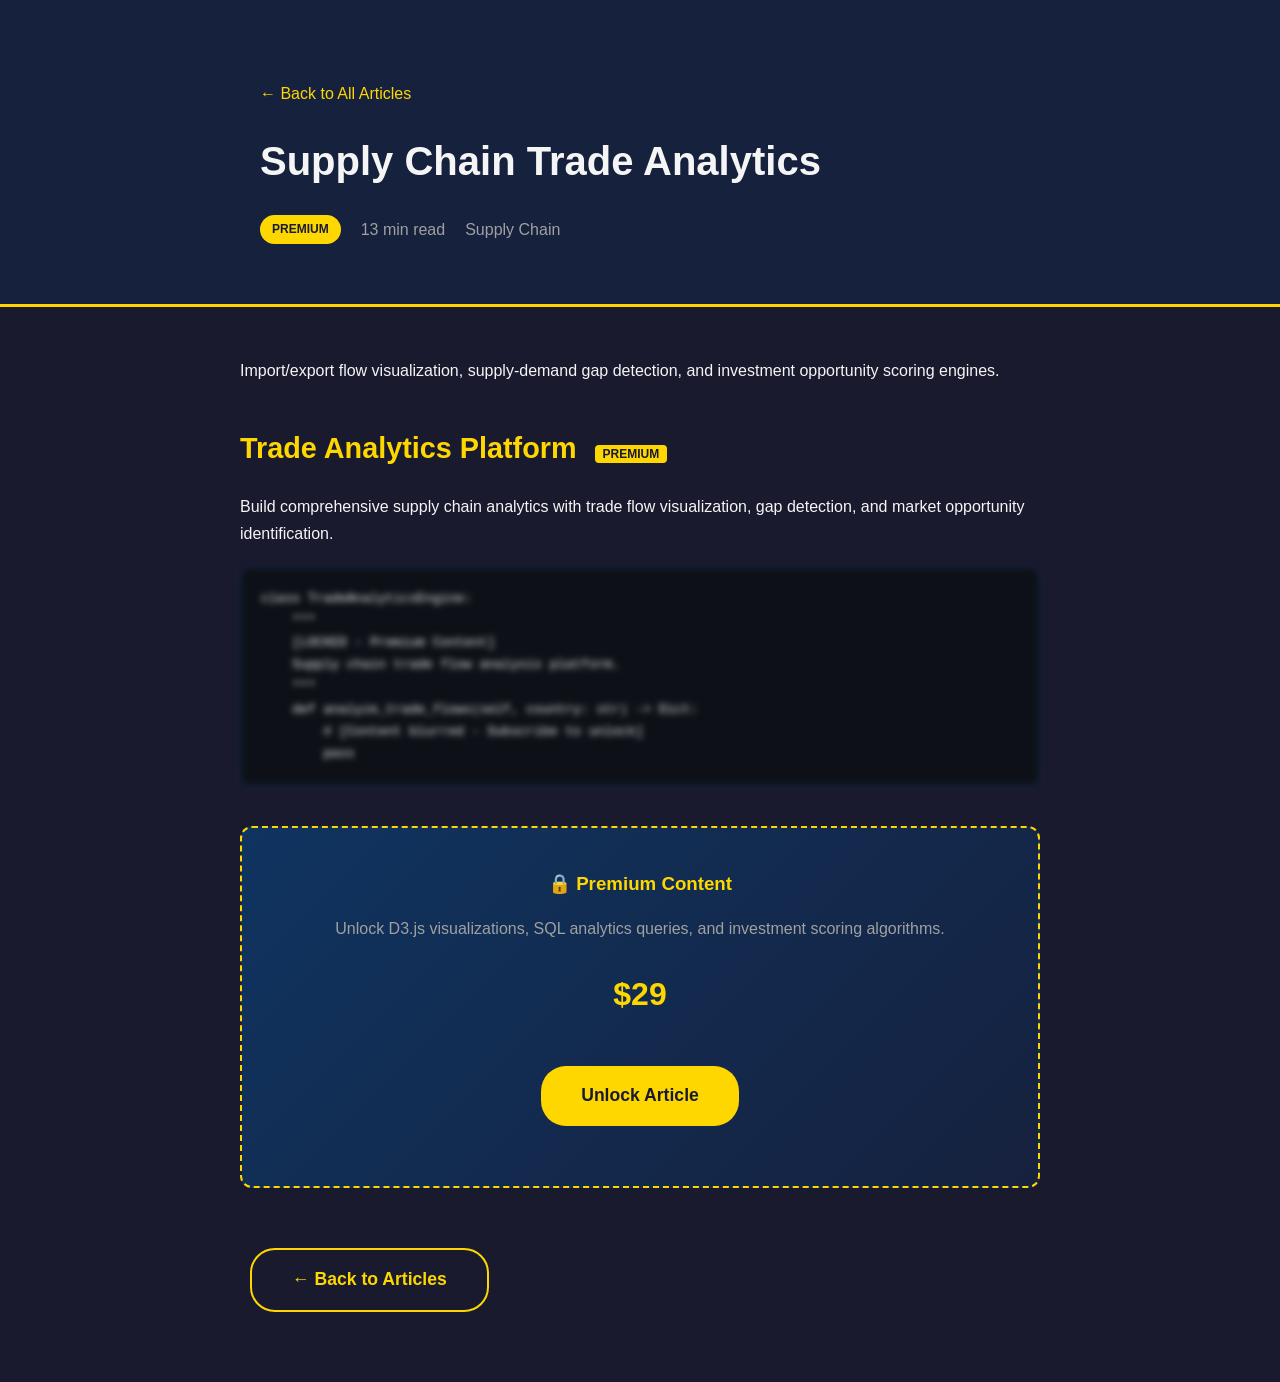
<file: minden-articles/article-supply-chain.html>
<!DOCTYPE html>
<html lang="en">
<head>
    <meta charset="UTF-8">
    <meta name="viewport" content="width=device-width, initial-scale=1.0">
    <title>Supply Chain Trade Analytics | Minden Business Concepts</title>
    <style>
        :root { --primary: #1a1a2e; --secondary: #16213e; --accent: #0f3460; --highlight: #e94560; --text: #f5f5f5; --muted: #a0a0a0; --premium: #ffd700; --code-bg: #0d1117; }
        * { margin: 0; padding: 0; box-sizing: border-box; }
        body { font-family: -apple-system, BlinkMacSystemFont, 'Segoe UI', Roboto, sans-serif; background: var(--primary); color: var(--text); line-height: 1.7; }
        .container { max-width: 800px; margin: 0 auto; padding: 0 20px; }
        .article-header { background: var(--secondary); padding: 60px 0; border-bottom: 3px solid var(--premium); }
        .article-title { font-size: 2.5rem; margin-bottom: 20px; }
        .article-meta { color: var(--muted); display: flex; gap: 20px; align-items: center; }
        .badge-premium { background: var(--premium); color: var(--primary); padding: 4px 12px; border-radius: 20px; font-weight: 600; font-size: 0.75rem; }
        .premium-lock { background: linear-gradient(135deg, var(--accent), var(--secondary)); border: 2px dashed var(--premium); border-radius: 12px; padding: 40px; text-align: center; margin: 40px 0; }
        .premium-lock h3 { color: var(--premium); margin-bottom: 15px; }
        .article-content { padding: 50px 0; }
        .article-content h2 { font-size: 1.8rem; margin: 40px 0 20px; color: var(--premium); }
        .code-preview { background: var(--code-bg); border: 1px solid var(--accent); border-radius: 8px; padding: 20px; margin: 20px 0; filter: blur(3px); user-select: none; }
        .btn { display: inline-block; padding: 15px 40px; background: var(--premium); color: var(--primary); text-decoration: none; border-radius: 25px; font-weight: 700; font-size: 1.1rem; margin: 20px 10px; transition: transform 0.3s, box-shadow 0.3s; }
        .btn:hover { transform: scale(1.05); box-shadow: 0 5px 20px rgba(255, 215, 0, 0.3); }
        .btn-outline { background: transparent; border: 2px solid var(--premium); color: var(--premium); }
        nav.breadcrumb { padding: 20px 0; color: var(--muted); }
        nav.breadcrumb a { color: var(--premium); text-decoration: none; }
        .snippet-marker { background: var(--premium); color: var(--primary); padding: 2px 8px; border-radius: 4px; font-size: 0.75rem; font-weight: 600; margin-left: 10px; }
    </style>
</head>
<body>
    <article class="article-header">
        <div class="container">
            <nav class="breadcrumb"><a href="index.html">← Back to All Articles</a></nav>
            <h1 class="article-title">Supply Chain Trade Analytics</h1>
            <div class="article-meta"><span class="badge-premium">PREMIUM</span><span>13 min read</span><span>Supply Chain</span></div>
        </div>
    </article>
    <main class="container article-content">
        <p class="lead">Import/export flow visualization, supply-demand gap detection, and investment opportunity scoring engines.</p>
        
        <h2>Trade Analytics Platform <span class="snippet-marker">PREMIUM</span></h2>
        <p>Build comprehensive supply chain analytics with trade flow visualization, gap detection, and market opportunity identification.</p>
        
        <div class="code-preview">
            <pre><code>class TradeAnalyticsEngine:
    """
    [LOCKED - Premium Content]
    Supply chain trade flow analysis platform.
    """
    def analyze_trade_flows(self, country: str) -> Dict:
        # [Content blurred - Subscribe to unlock]
        pass</code></pre>
        </div>
        
        <div class="premium-lock">
            <h3>🔒 Premium Content</h3>
            <p style="margin: 15px 0; color: var(--muted);">Unlock D3.js visualizations, SQL analytics queries, and investment scoring algorithms.</p>
            <div style="margin: 25px 0;"><span style="color: var(--premium); font-size: 2rem; font-weight: 700;">$29</span></div>
            <a href="#unlock" class="btn">Unlock Article</a>
        </div>
        
        <a href="index.html" class="btn btn-outline">← Back to Articles</a>
    </main>
</body>
</html>
</file>
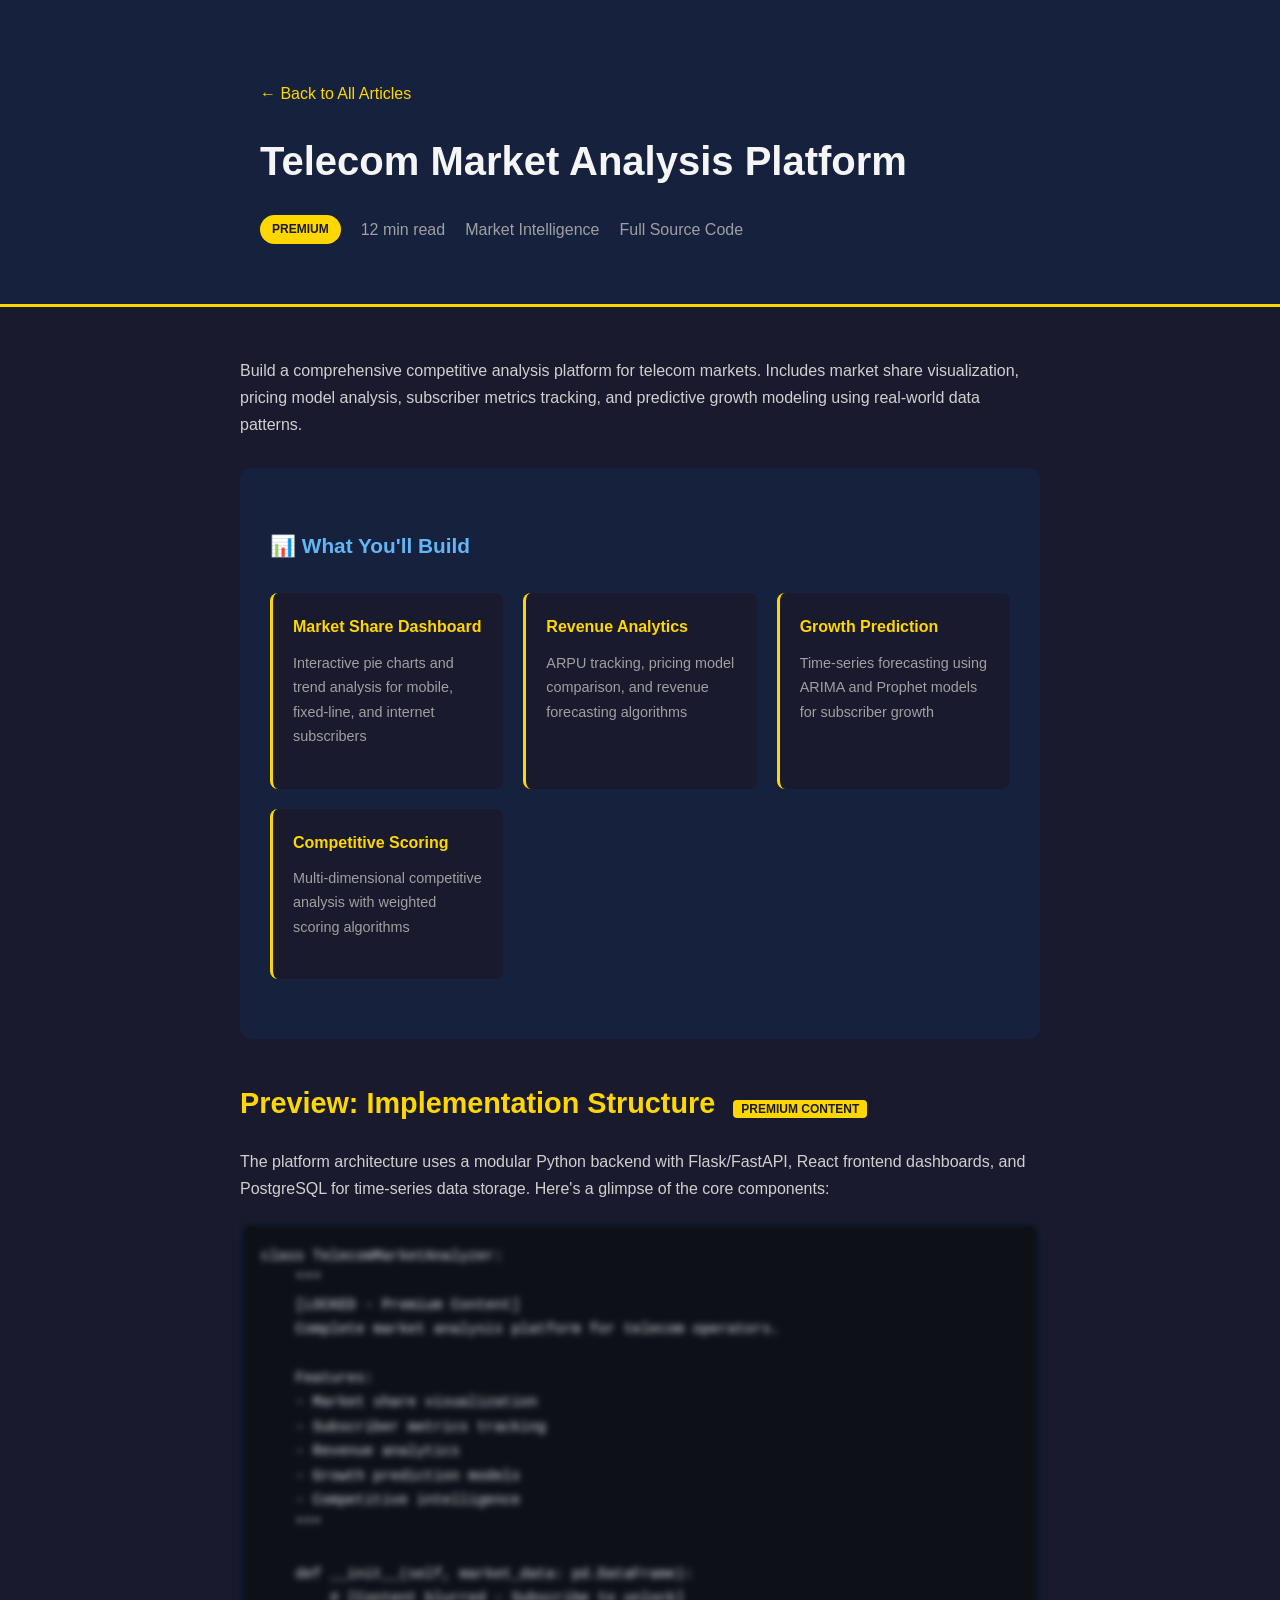
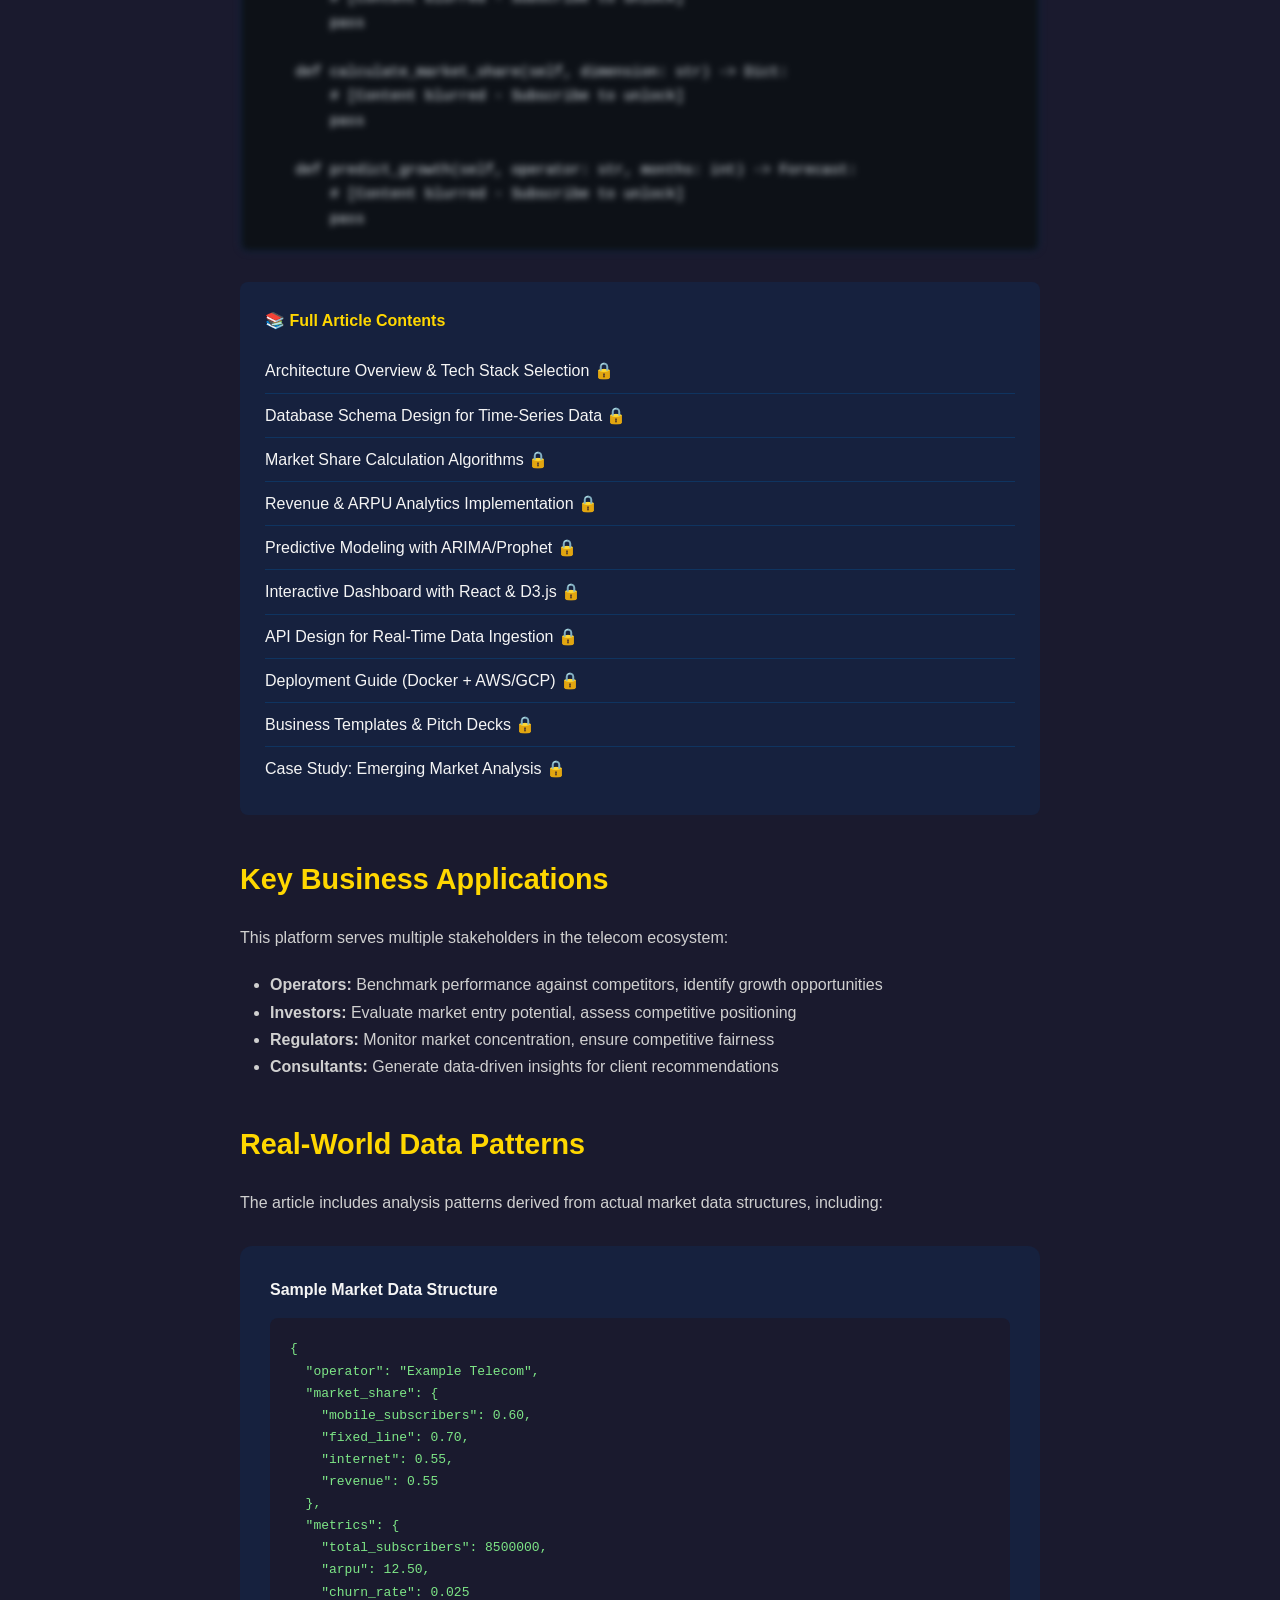
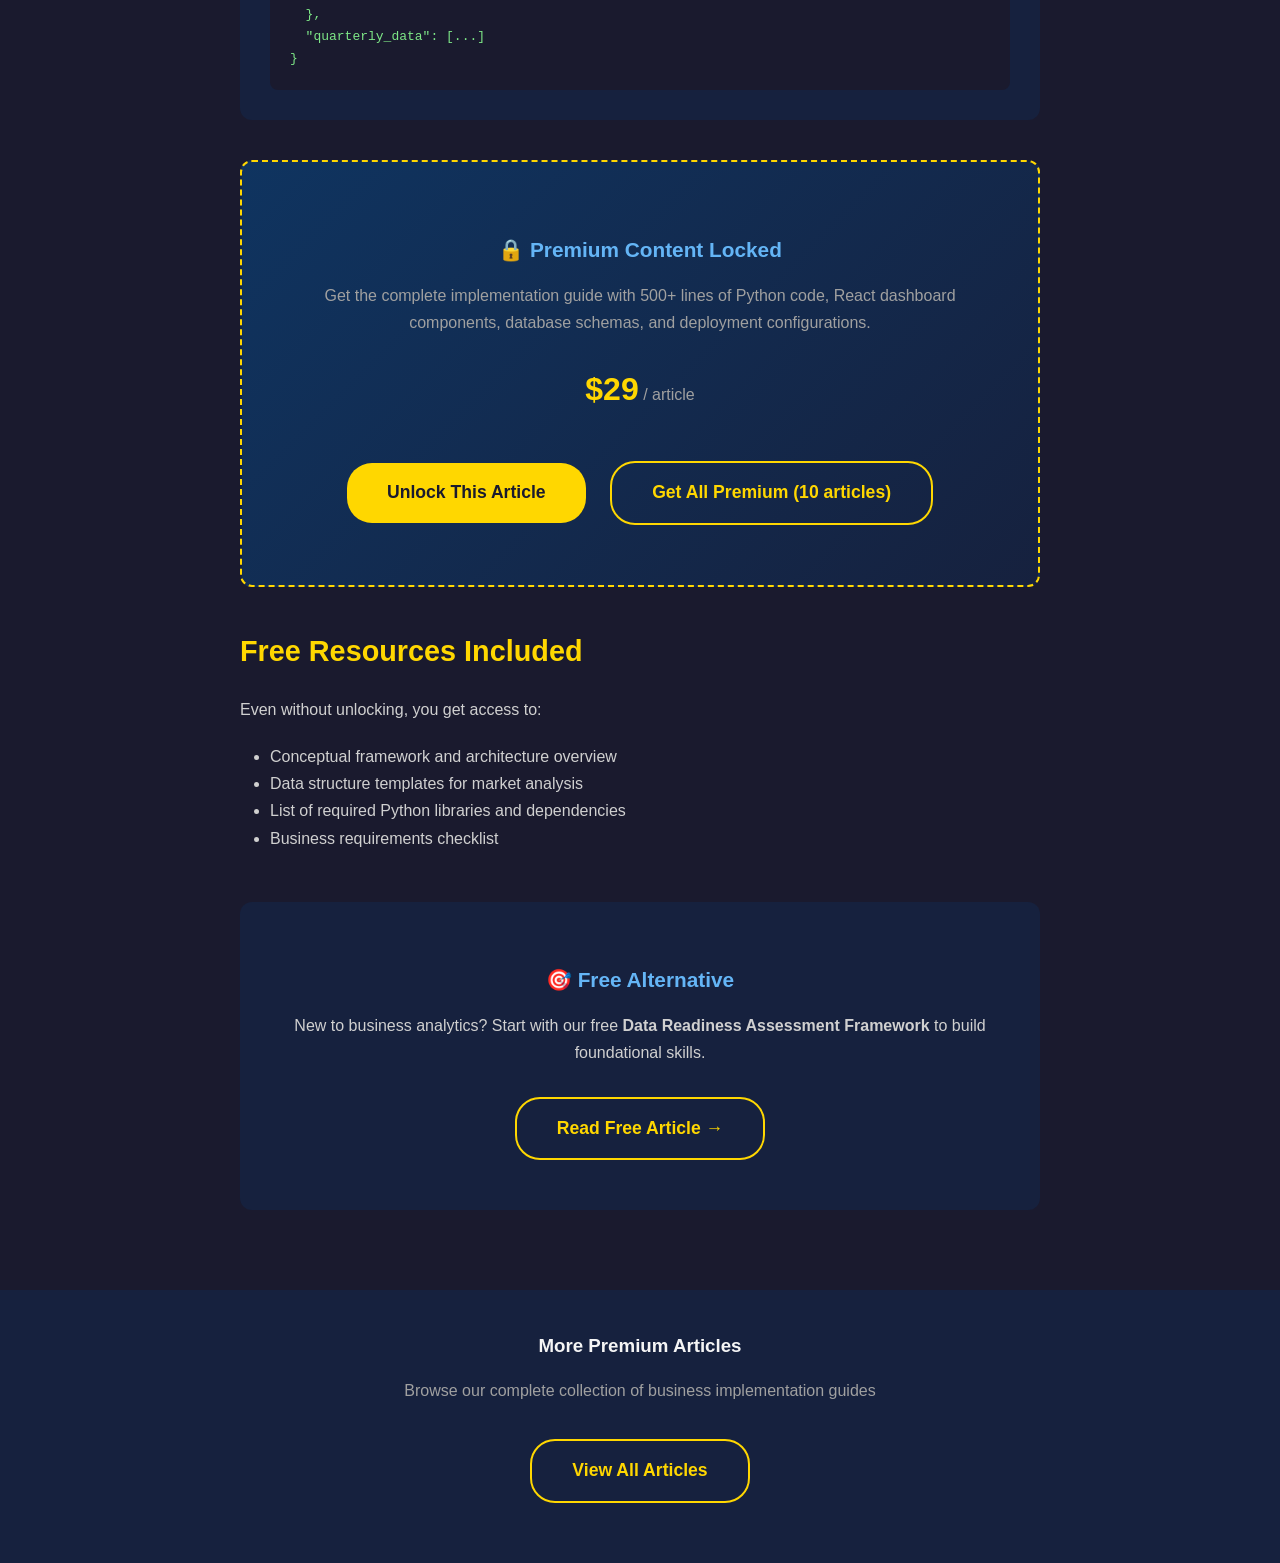
<file: minden-articles/article-telecom-analysis.html>
<!DOCTYPE html>
<html lang="en">
<head>
    <meta charset="UTF-8">
    <meta name="viewport" content="width=device-width, initial-scale=1.0">
    <title>Telecom Market Analysis Platform | Minden Business Concepts</title>
    <style>
        :root {
            --primary: #1a1a2e;
            --secondary: #16213e;
            --accent: #0f3460;
            --highlight: #e94560;
            --text: #f5f5f5;
            --muted: #a0a0a0;
            --premium: #ffd700;
            --code-bg: #0d1117;
        }
        
        * { margin: 0; padding: 0; box-sizing: border-box; }
        
        body {
            font-family: -apple-system, BlinkMacSystemFont, 'Segoe UI', Roboto, sans-serif;
            background: var(--primary);
            color: var(--text);
            line-height: 1.7;
        }
        
        .container { max-width: 800px; margin: 0 auto; padding: 0 20px; }
        
        .article-header {
            background: var(--secondary);
            padding: 60px 0;
            border-bottom: 3px solid var(--premium);
        }
        
        .article-title {
            font-size: 2.5rem;
            margin-bottom: 20px;
        }
        
        .article-meta {
            color: var(--muted);
            display: flex;
            gap: 20px;
            align-items: center;
        }
        
        .badge-premium {
            background: var(--premium);
            color: var(--primary);
            padding: 4px 12px;
            border-radius: 20px;
            font-weight: 600;
            font-size: 0.75rem;
        }
        
        .premium-lock {
            background: linear-gradient(135deg, var(--accent), var(--secondary));
            border: 2px dashed var(--premium);
            border-radius: 12px;
            padding: 40px;
            text-align: center;
            margin: 40px 0;
        }
        
        .premium-lock h3 {
            color: var(--premium);
            margin-bottom: 15px;
        }
        
        .article-content {
            padding: 50px 0;
        }
        
        .article-content h2 {
            font-size: 1.8rem;
            margin: 40px 0 20px;
            color: var(--premium);
        }
        
        .article-content h3 {
            font-size: 1.3rem;
            margin: 30px 0 15px;
            color: #64b5f6;
        }
        
        .article-content p {
            margin-bottom: 20px;
            color: #d0d0d0;
        }
        
        .preview-section {
            background: var(--secondary);
            padding: 30px;
            border-radius: 12px;
            margin: 30px 0;
        }
        
        .code-preview {
            background: var(--code-bg);
            border: 1px solid var(--accent);
            border-radius: 8px;
            padding: 20px;
            margin: 20px 0;
            filter: blur(3px);
            user-select: none;
        }
        
        .code-preview pre {
            color: #e6edf3;
            font-family: 'Consolas', 'Monaco', monospace;
            font-size: 0.9rem;
        }
        
        .snippet-marker {
            background: var(--premium);
            color: var(--primary);
            padding: 2px 8px;
            border-radius: 4px;
            font-size: 0.75rem;
            font-weight: 600;
            margin-left: 10px;
        }
        
        .feature-list {
            display: grid;
            grid-template-columns: repeat(auto-fit, minmax(200px, 1fr));
            gap: 20px;
            margin: 30px 0;
        }
        
        .feature-item {
            background: var(--primary);
            padding: 20px;
            border-radius: 8px;
            border-left: 3px solid var(--premium);
        }
        
        .feature-item h4 {
            color: var(--premium);
            margin-bottom: 10px;
        }
        
        .btn {
            display: inline-block;
            padding: 15px 40px;
            background: var(--premium);
            color: var(--primary);
            text-decoration: none;
            border-radius: 25px;
            font-weight: 700;
            font-size: 1.1rem;
            margin: 20px 10px;
            transition: transform 0.3s, box-shadow 0.3s;
        }
        
        .btn:hover {
            transform: scale(1.05);
            box-shadow: 0 5px 20px rgba(255, 215, 0, 0.3);
        }
        
        .btn-outline {
            background: transparent;
            border: 2px solid var(--premium);
            color: var(--premium);
        }
        
        nav.breadcrumb {
            padding: 20px 0;
            color: var(--muted);
        }
        
        nav.breadcrumb a {
            color: var(--premium);
            text-decoration: none;
        }
        
        .toc {
            background: var(--secondary);
            padding: 25px;
            border-radius: 8px;
            margin: 30px 0;
        }
        
        .toc h4 {
            color: var(--premium);
            margin-bottom: 15px;
        }
        
        .toc ul {
            list-style: none;
        }
        
        .toc li {
            padding: 8px 0;
            border-bottom: 1px solid var(--accent);
        }
        
        .toc li:last-child {
            border-bottom: none;
        }
        
        .toc .locked::after {
            content: " 🔒";
            color: var(--premium);
        }
    </style>
</head>
<body>
    <article class="article-header">
        <div class="container">
            <nav class="breadcrumb">
                <a href="index.html">← Back to All Articles</a>
            </nav>
            <h1 class="article-title">Telecom Market Analysis Platform</h1>
            <div class="article-meta">
                <span class="badge-premium">PREMIUM</span>
                <span>12 min read</span>
                <span>Market Intelligence</span>
                <span>Full Source Code</span>
            </div>
        </div>
    </article>

    <main class="container article-content">
        <p class="lead">
            Build a comprehensive competitive analysis platform for telecom markets. Includes market share visualization, 
            pricing model analysis, subscriber metrics tracking, and predictive growth modeling using real-world data patterns.
        </p>

        <div class="preview-section">
            <h3>📊 What You'll Build</h3>
            <div class="feature-list">
                <div class="feature-item">
                    <h4>Market Share Dashboard</h4>
                    <p style="color: var(--muted); font-size: 0.9rem;">Interactive pie charts and trend analysis for mobile, fixed-line, and internet subscribers</p>
                </div>
                <div class="feature-item">
                    <h4>Revenue Analytics</h4>
                    <p style="color: var(--muted); font-size: 0.9rem;">ARPU tracking, pricing model comparison, and revenue forecasting algorithms</p>
                </div>
                <div class="feature-item">
                    <h4>Growth Prediction</h4>
                    <p style="color: var(--muted); font-size: 0.9rem;">Time-series forecasting using ARIMA and Prophet models for subscriber growth</p>
                </div>
                <div class="feature-item">
                    <h4>Competitive Scoring</h4>
                    <p style="color: var(--muted); font-size: 0.9rem;">Multi-dimensional competitive analysis with weighted scoring algorithms</p>
                </div>
            </div>
        </div>

        <h2>Preview: Implementation Structure <span class="snippet-marker">PREMIUM CONTENT</span></h2>

        <p>
            The platform architecture uses a modular Python backend with Flask/FastAPI, React frontend dashboards, 
            and PostgreSQL for time-series data storage. Here's a glimpse of the core components:
        </p>

        <div class="code-preview">
            <pre><code>class TelecomMarketAnalyzer:
    """
    [LOCKED - Premium Content]
    Complete market analysis platform for telecom operators.
    
    Features:
    - Market share visualization
    - Subscriber metrics tracking  
    - Revenue analytics
    - Growth prediction models
    - Competitive intelligence
    """
    
    def __init__(self, market_data: pd.DataFrame):
        # [Content blurred - Subscribe to unlock]
        pass
    
    def calculate_market_share(self, dimension: str) -> Dict:
        # [Content blurred - Subscribe to unlock]
        pass
    
    def predict_growth(self, operator: str, months: int) -> Forecast:
        # [Content blurred - Subscribe to unlock]
        pass</code></pre>
        </div>

        <div class="toc">
            <h4>📚 Full Article Contents</h4>
            <ul>
                <li class="locked">Architecture Overview & Tech Stack Selection</li>
                <li class="locked">Database Schema Design for Time-Series Data</li>
                <li class="locked">Market Share Calculation Algorithms</li>
                <li class="locked">Revenue & ARPU Analytics Implementation</li>
                <li class="locked">Predictive Modeling with ARIMA/Prophet</li>
                <li class="locked">Interactive Dashboard with React & D3.js</li>
                <li class="locked">API Design for Real-Time Data Ingestion</li>
                <li class="locked">Deployment Guide (Docker + AWS/GCP)</li>
                <li class="locked">Business Templates & Pitch Decks</li>
                <li class="locked">Case Study: Emerging Market Analysis</li>
            </ul>
        </div>

        <h2>Key Business Applications</h2>

        <p>
            This platform serves multiple stakeholders in the telecom ecosystem:
        </p>

        <ul style="margin: 20px 0; padding-left: 30px; color: #d0d0d0;">
            <li><strong>Operators:</strong> Benchmark performance against competitors, identify growth opportunities</li>
            <li><strong>Investors:</strong> Evaluate market entry potential, assess competitive positioning</li>
            <li><strong>Regulators:</strong> Monitor market concentration, ensure competitive fairness</li>
            <li><strong>Consultants:</strong> Generate data-driven insights for client recommendations</li>
        </ul>

        <h2>Real-World Data Patterns</h2>

        <p>
            The article includes analysis patterns derived from actual market data structures, including:
        </p>

        <div class="preview-section">
            <h4>Sample Market Data Structure</h4>
            <pre style="background: var(--primary); padding: 20px; border-radius: 8px; margin-top: 15px;"><code style="color: #7ee787;">{
  "operator": "Example Telecom",
  "market_share": {
    "mobile_subscribers": 0.60,
    "fixed_line": 0.70,
    "internet": 0.55,
    "revenue": 0.55
  },
  "metrics": {
    "total_subscribers": 8500000,
    "arpu": 12.50,
    "churn_rate": 0.025
  },
  "quarterly_data": [...]
}</code></pre>
        </div>

        <div class="premium-lock">
            <h3>🔒 Premium Content Locked</h3>
            <p style="margin: 15px 0; color: var(--muted);">
                Get the complete implementation guide with 500+ lines of Python code, 
                React dashboard components, database schemas, and deployment configurations.
            </p>
            <div style="margin: 25px 0;">
                <span style="color: var(--premium); font-size: 2rem; font-weight: 700;">$29</span>
                <span style="color: var(--muted);"> / article</span>
            </div>
            <a href="#unlock" class="btn">Unlock This Article</a>
            <a href="#bundle" class="btn btn-outline">Get All Premium (10 articles)</a>
        </div>

        <h2>Free Resources Included</h2>

        <p>
            Even without unlocking, you get access to:
        </p>

        <ul style="margin: 20px 0; padding-left: 30px; color: #d0d0d0;">
            <li>Conceptual framework and architecture overview</li>
            <li>Data structure templates for market analysis</li>
            <li>List of required Python libraries and dependencies</li>
            <li>Business requirements checklist</li>
        </ul>

        <div class="preview-section" style="text-align: center; margin-top: 50px;">
            <h3>🎯 Free Alternative</h3>
            <p style="margin: 15px 0;">
                New to business analytics? Start with our free <strong>Data Readiness Assessment Framework</strong> 
                to build foundational skills.
            </p>
            <a href="article-data-readiness.html" class="btn btn-outline" style="margin-top: 15px;">Read Free Article →</a>
        </div>
    </main>

    <section style="background: var(--secondary); padding: 40px 0; text-align: center;">
        <div class="container">
            <h3>More Premium Articles</h3>
            <p style="color: var(--muted); margin: 15px 0;">
                Browse our complete collection of business implementation guides
            </p>
            <a href="index.html" class="btn btn-outline">View All Articles</a>
        </div>
    </section>
</body>
</html>
</file>
<file: assets/index-BqyEB7HQ.css>
@import"https://fonts.googleapis.com/css2?family=Inter:wght@400;500;600;700&family=Newsreader:ital,wght@0,500;0,600;1,500&display=swap";/*! tailwindcss v4.2.4 | MIT License | https://tailwindcss.com */@layer properties{@supports (((-webkit-hyphens:none)) and (not (margin-trim:inline))) or ((-moz-orient:inline) and (not (color:rgb(from red r g b)))){*,:before,:after,::backdrop{--tw-translate-x:0;--tw-translate-y:0;--tw-translate-z:0;--tw-rotate-x:initial;--tw-rotate-y:initial;--tw-rotate-z:initial;--tw-skew-x:initial;--tw-skew-y:initial;--tw-space-y-reverse:0;--tw-border-style:solid;--tw-leading:initial;--tw-font-weight:initial;--tw-tracking:initial;--tw-shadow:0 0 #0000;--tw-shadow-color:initial;--tw-shadow-alpha:100%;--tw-inset-shadow:0 0 #0000;--tw-inset-shadow-color:initial;--tw-inset-shadow-alpha:100%;--tw-ring-color:initial;--tw-ring-shadow:0 0 #0000;--tw-inset-ring-color:initial;--tw-inset-ring-shadow:0 0 #0000;--tw-ring-inset:initial;--tw-ring-offset-width:0px;--tw-ring-offset-color:#fff;--tw-ring-offset-shadow:0 0 #0000;--tw-blur:initial;--tw-brightness:initial;--tw-contrast:initial;--tw-grayscale:initial;--tw-hue-rotate:initial;--tw-invert:initial;--tw-opacity:initial;--tw-saturate:initial;--tw-sepia:initial;--tw-drop-shadow:initial;--tw-drop-shadow-color:initial;--tw-drop-shadow-alpha:100%;--tw-drop-shadow-size:initial;--tw-backdrop-blur:initial;--tw-backdrop-brightness:initial;--tw-backdrop-contrast:initial;--tw-backdrop-grayscale:initial;--tw-backdrop-hue-rotate:initial;--tw-backdrop-invert:initial;--tw-backdrop-opacity:initial;--tw-backdrop-saturate:initial;--tw-backdrop-sepia:initial;--tw-ease:initial;--tw-scale-x:1;--tw-scale-y:1;--tw-scale-z:1}}}@layer theme{:root,:host{--font-sans:"Inter", ui-sans-serif, system-ui, sans-serif;--font-serif:"Newsreader", serif;--font-mono:ui-monospace, SFMono-Regular, Menlo, Monaco, Consolas, "Liberation Mono", "Courier New", monospace;--spacing:.25rem;--container-sm:24rem;--container-2xl:42rem;--container-4xl:56rem;--container-7xl:80rem;--text-xs:.75rem;--text-xs--line-height:calc(1 / .75);--text-sm:.875rem;--text-sm--line-height:calc(1.25 / .875);--text-lg:1.125rem;--text-lg--line-height:calc(1.75 / 1.125);--text-xl:1.25rem;--text-xl--line-height:calc(1.75 / 1.25);--text-2xl:1.5rem;--text-2xl--line-height:calc(2 / 1.5);--text-3xl:1.875rem;--text-3xl--line-height: 1.2 ;--text-4xl:2.25rem;--text-4xl--line-height:calc(2.5 / 2.25);--text-5xl:3rem;--text-5xl--line-height:1;--text-6xl:3.75rem;--text-6xl--line-height:1;--text-7xl:4.5rem;--text-7xl--line-height:1;--text-9xl:8rem;--text-9xl--line-height:1;--font-weight-medium:500;--font-weight-bold:700;--tracking-tighter:-.05em;--tracking-tight:-.025em;--tracking-wider:.05em;--tracking-widest:.1em;--leading-tight:1.25;--leading-relaxed:1.625;--radius-lg:.5rem;--radius-xl:.75rem;--radius-2xl:1rem;--ease-in:cubic-bezier(.4, 0, 1, 1);--ease-out:cubic-bezier(0, 0, .2, 1);--ease-in-out:cubic-bezier(.4, 0, .2, 1);--animate-pulse:pulse 2s cubic-bezier(.4, 0, .6, 1) infinite;--blur-md:12px;--default-transition-duration:.15s;--default-transition-timing-function:cubic-bezier(.4, 0, .2, 1);--default-font-family:var(--font-sans);--default-mono-font-family:var(--font-mono);--color-background:#131313;--color-primary:#ffc174;--color-primary-container:#f59e0b;--color-on-primary-container:#613b00;--color-secondary-container:#3d4759;--color-surface:#131313;--color-surface-container-low:#1c1b1b;--color-surface-container-high:#2a2a2a;--color-on-surface:#e5e2e1;--color-on-surface-variant:#d8c3ad;--color-outline-variant:#534434;--spacing-margin-lg:64px;--spacing-margin-md:32px;--spacing-gutter:24px}}@layer base{*,:after,:before,::backdrop{box-sizing:border-box;border:0 solid;margin:0;padding:0}::file-selector-button{box-sizing:border-box;border:0 solid;margin:0;padding:0}html,:host{-webkit-text-size-adjust:100%;-moz-tab-size:4;tab-size:4;line-height:1.5;font-family:var(--default-font-family,ui-sans-serif, system-ui, sans-serif, "Apple Color Emoji", "Segoe UI Emoji", "Segoe UI Symbol", "Noto Color Emoji");font-feature-settings:var(--default-font-feature-settings,normal);font-variation-settings:var(--default-font-variation-settings,normal);-webkit-tap-highlight-color:transparent}hr{height:0;color:inherit;border-top-width:1px}abbr:where([title]){-webkit-text-decoration:underline dotted;text-decoration:underline dotted}h1,h2,h3,h4,h5,h6{font-size:inherit;font-weight:inherit}a{color:inherit;-webkit-text-decoration:inherit;text-decoration:inherit}b,strong{font-weight:bolder}code,kbd,samp,pre{font-family:var(--default-mono-font-family,ui-monospace, SFMono-Regular, Menlo, Monaco, Consolas, "Liberation Mono", "Courier New", monospace);font-feature-settings:var(--default-mono-font-feature-settings,normal);font-variation-settings:var(--default-mono-font-variation-settings,normal);font-size:1em}small{font-size:80%}sub,sup{vertical-align:baseline;font-size:75%;line-height:0;position:relative}sub{bottom:-.25em}sup{top:-.5em}table{text-indent:0;border-color:inherit;border-collapse:collapse}:-moz-focusring{outline:auto}progress{vertical-align:baseline}summary{display:list-item}ol,ul,menu{list-style:none}img,svg,video,canvas,audio,iframe,embed,object{vertical-align:middle;display:block}img,video{max-width:100%;height:auto}button,input,select,optgroup,textarea{font:inherit;font-feature-settings:inherit;font-variation-settings:inherit;letter-spacing:inherit;color:inherit;opacity:1;background-color:#0000;border-radius:0}::file-selector-button{font:inherit;font-feature-settings:inherit;font-variation-settings:inherit;letter-spacing:inherit;color:inherit;opacity:1;background-color:#0000;border-radius:0}:where(select:is([multiple],[size])) optgroup{font-weight:bolder}:where(select:is([multiple],[size])) optgroup option{padding-inline-start:20px}::file-selector-button{margin-inline-end:4px}::placeholder{opacity:1}@supports (not ((-webkit-appearance:-apple-pay-button))) or (contain-intrinsic-size:1px){::placeholder{color:currentColor}@supports (color:color-mix(in lab,red,red)){::placeholder{color:color-mix(in oklab,currentcolor 50%,transparent)}}}textarea{resize:vertical}::-webkit-search-decoration{-webkit-appearance:none}::-webkit-date-and-time-value{min-height:1lh;text-align:inherit}::-webkit-datetime-edit{display:inline-flex}::-webkit-datetime-edit-fields-wrapper{padding:0}::-webkit-datetime-edit{padding-block:0}::-webkit-datetime-edit-year-field{padding-block:0}::-webkit-datetime-edit-month-field{padding-block:0}::-webkit-datetime-edit-day-field{padding-block:0}::-webkit-datetime-edit-hour-field{padding-block:0}::-webkit-datetime-edit-minute-field{padding-block:0}::-webkit-datetime-edit-second-field{padding-block:0}::-webkit-datetime-edit-millisecond-field{padding-block:0}::-webkit-datetime-edit-meridiem-field{padding-block:0}::-webkit-calendar-picker-indicator{line-height:1}:-moz-ui-invalid{box-shadow:none}button,input:where([type=button],[type=reset],[type=submit]){-webkit-appearance:button;-moz-appearance:button;appearance:button}::file-selector-button{-webkit-appearance:button;-moz-appearance:button;appearance:button}::-webkit-inner-spin-button{height:auto}::-webkit-outer-spin-button{height:auto}[hidden]:where(:not([hidden=until-found])){display:none!important}body{background-color:var(--color-background);font-family:var(--font-sans);color:var(--color-on-surface);-webkit-font-smoothing:antialiased;-moz-osx-font-smoothing:grayscale}h1,h2,h3,h4,h5,h6{font-family:var(--font-serif)}}@layer components;@layer utilities{.pointer-events-none{pointer-events:none}.visible{visibility:visible}.absolute{position:absolute}.fixed{position:fixed}.relative{position:relative}.sticky{position:sticky}.start{inset-inline-start:var(--spacing)}.end{inset-inline-end:var(--spacing)}.-top-10{top:calc(var(--spacing) * -10)}.top-0{top:calc(var(--spacing) * 0)}.top-1\/2{top:50%}.top-6{top:calc(var(--spacing) * 6)}.-right-1{right:calc(var(--spacing) * -1)}.-right-10{right:calc(var(--spacing) * -10)}.right-0{right:calc(var(--spacing) * 0)}.right-6{right:calc(var(--spacing) * 6)}.right-12{right:calc(var(--spacing) * 12)}.right-full{right:100%}.z-10{z-index:10}.z-20{z-index:20}.z-30{z-index:30}.z-50{z-index:50}.col-span-1{grid-column:span 1/span 1}.mx-auto{margin-inline:auto}.mt-auto{margin-top:auto}.mr-2{margin-right:calc(var(--spacing) * 2)}.mr-4{margin-right:calc(var(--spacing) * 4)}.mb-3{margin-bottom:calc(var(--spacing) * 3)}.mb-4{margin-bottom:calc(var(--spacing) * 4)}.mb-6{margin-bottom:calc(var(--spacing) * 6)}.mb-8{margin-bottom:calc(var(--spacing) * 8)}.mb-10{margin-bottom:calc(var(--spacing) * 10)}.mb-12{margin-bottom:calc(var(--spacing) * 12)}.mb-20{margin-bottom:calc(var(--spacing) * 20)}.ml-2{margin-left:calc(var(--spacing) * 2)}.ml-auto{margin-left:auto}.line-clamp-3{-webkit-line-clamp:3;-webkit-box-orient:vertical;display:-webkit-box;overflow:hidden}.block{display:block}.contents{display:contents}.flex{display:flex}.grid{display:grid}.hidden{display:none}.inline{display:inline}.inline-block{display:inline-block}.h-1{height:calc(var(--spacing) * 1)}.h-2{height:calc(var(--spacing) * 2)}.h-4{height:calc(var(--spacing) * 4)}.h-5{height:calc(var(--spacing) * 5)}.h-8{height:calc(var(--spacing) * 8)}.h-10{height:calc(var(--spacing) * 10)}.h-fit{height:fit-content}.h-full{height:100%}.h-px{height:1px}.min-h-screen{min-height:100vh}.w-1{width:calc(var(--spacing) * 1)}.w-2{width:calc(var(--spacing) * 2)}.w-3\/4{width:75%}.w-4{width:calc(var(--spacing) * 4)}.w-5{width:calc(var(--spacing) * 5)}.w-8{width:calc(var(--spacing) * 8)}.w-10{width:calc(var(--spacing) * 10)}.w-full{width:100%}.max-w-2xl{max-width:var(--container-2xl)}.max-w-4xl{max-width:var(--container-4xl)}.max-w-7xl{max-width:var(--container-7xl)}.max-w-sm{max-width:var(--container-sm)}.flex-grow{flex-grow:1}.-translate-x-4{--tw-translate-x:calc(var(--spacing) * -4);translate:var(--tw-translate-x) var(--tw-translate-y)}.translate-x-0{--tw-translate-x:calc(var(--spacing) * 0);translate:var(--tw-translate-x) var(--tw-translate-y)}.-translate-y-1\/2{--tw-translate-y: -50% ;translate:var(--tw-translate-x) var(--tw-translate-y)}.rotate-45{rotate:45deg}.transform{transform:var(--tw-rotate-x,) var(--tw-rotate-y,) var(--tw-rotate-z,) var(--tw-skew-x,) var(--tw-skew-y,)}.animate-pulse{animation:var(--animate-pulse)}.cursor-help{cursor:help}.cursor-pointer{cursor:pointer}.resize{resize:both}.resize-none{resize:none}.appearance-none{-webkit-appearance:none;-moz-appearance:none;appearance:none}.grid-cols-1{grid-template-columns:repeat(1,minmax(0,1fr))}.flex-col{flex-direction:column}.items-baseline{align-items:baseline}.items-center{align-items:center}.justify-between{justify-content:space-between}.justify-center{justify-content:center}.gap-2{gap:calc(var(--spacing) * 2)}.gap-3{gap:calc(var(--spacing) * 3)}.gap-4{gap:calc(var(--spacing) * 4)}.gap-6{gap:calc(var(--spacing) * 6)}.gap-8{gap:calc(var(--spacing) * 8)}.gap-10{gap:calc(var(--spacing) * 10)}.gap-16{gap:calc(var(--spacing) * 16)}.gap-gutter{gap:var(--spacing-gutter)}:where(.space-y-2>:not(:last-child)){--tw-space-y-reverse:0;margin-block-start:calc(calc(var(--spacing) * 2) * var(--tw-space-y-reverse));margin-block-end:calc(calc(var(--spacing) * 2) * calc(1 - var(--tw-space-y-reverse)))}:where(.space-y-3>:not(:last-child)){--tw-space-y-reverse:0;margin-block-start:calc(calc(var(--spacing) * 3) * var(--tw-space-y-reverse));margin-block-end:calc(calc(var(--spacing) * 3) * calc(1 - var(--tw-space-y-reverse)))}:where(.space-y-4>:not(:last-child)){--tw-space-y-reverse:0;margin-block-start:calc(calc(var(--spacing) * 4) * var(--tw-space-y-reverse));margin-block-end:calc(calc(var(--spacing) * 4) * calc(1 - var(--tw-space-y-reverse)))}:where(.space-y-6>:not(:last-child)){--tw-space-y-reverse:0;margin-block-start:calc(calc(var(--spacing) * 6) * var(--tw-space-y-reverse));margin-block-end:calc(calc(var(--spacing) * 6) * calc(1 - var(--tw-space-y-reverse)))}:where(.space-y-10>:not(:last-child)){--tw-space-y-reverse:0;margin-block-start:calc(calc(var(--spacing) * 10) * var(--tw-space-y-reverse));margin-block-end:calc(calc(var(--spacing) * 10) * calc(1 - var(--tw-space-y-reverse)))}:where(.space-y-24>:not(:last-child)){--tw-space-y-reverse:0;margin-block-start:calc(calc(var(--spacing) * 24) * var(--tw-space-y-reverse));margin-block-end:calc(calc(var(--spacing) * 24) * calc(1 - var(--tw-space-y-reverse)))}.overflow-hidden{overflow:hidden}.scroll-smooth{scroll-behavior:smooth}.rounded{border-radius:.25rem}.rounded-2xl{border-radius:var(--radius-2xl)}.rounded-full{border-radius:3.40282e38px}.rounded-lg{border-radius:var(--radius-lg)}.rounded-xl{border-radius:var(--radius-xl)}.border{border-style:var(--tw-border-style);border-width:1px}.border-2{border-style:var(--tw-border-style);border-width:2px}.border-t{border-top-style:var(--tw-border-style);border-top-width:1px}.border-b{border-bottom-style:var(--tw-border-style);border-bottom-width:1px}.border-l-4{border-left-style:var(--tw-border-style);border-left-width:4px}.border-none{--tw-border-style:none;border-style:none}.border-outline-variant{border-color:var(--color-outline-variant)}.border-outline-variant\/10{border-color:#5344341a}@supports (color:color-mix(in lab,red,red)){.border-outline-variant\/10{border-color:color-mix(in oklab,var(--color-outline-variant) 10%,transparent)}}.border-outline-variant\/20{border-color:#53443433}@supports (color:color-mix(in lab,red,red)){.border-outline-variant\/20{border-color:color-mix(in oklab,var(--color-outline-variant) 20%,transparent)}}.border-outline-variant\/30{border-color:#5344344d}@supports (color:color-mix(in lab,red,red)){.border-outline-variant\/30{border-color:color-mix(in oklab,var(--color-outline-variant) 30%,transparent)}}.border-outline-variant\/50{border-color:#53443480}@supports (color:color-mix(in lab,red,red)){.border-outline-variant\/50{border-color:color-mix(in oklab,var(--color-outline-variant) 50%,transparent)}}.border-primary{border-color:var(--color-primary)}.border-primary\/10{border-color:#ffc1741a}@supports (color:color-mix(in lab,red,red)){.border-primary\/10{border-color:color-mix(in oklab,var(--color-primary) 10%,transparent)}}.border-primary\/20{border-color:#ffc17433}@supports (color:color-mix(in lab,red,red)){.border-primary\/20{border-color:color-mix(in oklab,var(--color-primary) 20%,transparent)}}.border-primary\/30{border-color:#ffc1744d}@supports (color:color-mix(in lab,red,red)){.border-primary\/30{border-color:color-mix(in oklab,var(--color-primary) 30%,transparent)}}.bg-background{background-color:var(--color-background)}.bg-background\/20{background-color:#13131333}@supports (color:color-mix(in lab,red,red)){.bg-background\/20{background-color:color-mix(in oklab,var(--color-background) 20%,transparent)}}.bg-background\/80{background-color:#131313cc}@supports (color:color-mix(in lab,red,red)){.bg-background\/80{background-color:color-mix(in oklab,var(--color-background) 80%,transparent)}}.bg-outline-variant{background-color:var(--color-outline-variant)}.bg-outline-variant\/30{background-color:#5344344d}@supports (color:color-mix(in lab,red,red)){.bg-outline-variant\/30{background-color:color-mix(in oklab,var(--color-outline-variant) 30%,transparent)}}.bg-primary{background-color:var(--color-primary)}.bg-primary-container{background-color:var(--color-primary-container)}.bg-primary\/10{background-color:#ffc1741a}@supports (color:color-mix(in lab,red,red)){.bg-primary\/10{background-color:color-mix(in oklab,var(--color-primary) 10%,transparent)}}.bg-secondary-container{background-color:var(--color-secondary-container)}.bg-secondary-container\/50{background-color:#3d475980}@supports (color:color-mix(in lab,red,red)){.bg-secondary-container\/50{background-color:color-mix(in oklab,var(--color-secondary-container) 50%,transparent)}}.bg-surface{background-color:var(--color-surface)}.bg-surface-container-high{background-color:var(--color-surface-container-high)}.bg-surface-container-low{background-color:var(--color-surface-container-low)}.bg-transparent{background-color:#0000}.p-2{padding:calc(var(--spacing) * 2)}.p-3{padding:calc(var(--spacing) * 3)}.p-4{padding:calc(var(--spacing) * 4)}.p-8{padding:calc(var(--spacing) * 8)}.p-10{padding:calc(var(--spacing) * 10)}.p-12{padding:calc(var(--spacing) * 12)}.px-3{padding-inline:calc(var(--spacing) * 3)}.px-4{padding-inline:calc(var(--spacing) * 4)}.px-6{padding-inline:calc(var(--spacing) * 6)}.px-8{padding-inline:calc(var(--spacing) * 8)}.px-12{padding-inline:calc(var(--spacing) * 12)}.px-margin-md{padding-inline:var(--spacing-margin-md)}.py-1{padding-block:calc(var(--spacing) * 1)}.py-1\.5{padding-block:calc(var(--spacing) * 1.5)}.py-2{padding-block:calc(var(--spacing) * 2)}.py-2\.5{padding-block:calc(var(--spacing) * 2.5)}.py-4{padding-block:calc(var(--spacing) * 4)}.py-5{padding-block:calc(var(--spacing) * 5)}.py-24{padding-block:calc(var(--spacing) * 24)}.py-28{padding-block:calc(var(--spacing) * 28)}.py-32{padding-block:calc(var(--spacing) * 32)}.pt-10{padding-top:calc(var(--spacing) * 10)}.pl-8{padding-left:calc(var(--spacing) * 8)}.text-left{text-align:left}.font-sans{font-family:var(--font-sans)}.font-serif{font-family:var(--font-serif)}.text-2xl{font-size:var(--text-2xl);line-height:var(--tw-leading,var(--text-2xl--line-height))}.text-3xl{font-size:var(--text-3xl);line-height:var(--tw-leading,var(--text-3xl--line-height))}.text-4xl{font-size:var(--text-4xl);line-height:var(--tw-leading,var(--text-4xl--line-height))}.text-5xl{font-size:var(--text-5xl);line-height:var(--tw-leading,var(--text-5xl--line-height))}.text-7xl{font-size:var(--text-7xl);line-height:var(--tw-leading,var(--text-7xl--line-height))}.text-lg{font-size:var(--text-lg);line-height:var(--tw-leading,var(--text-lg--line-height))}.text-sm{font-size:var(--text-sm);line-height:var(--tw-leading,var(--text-sm--line-height))}.text-xl{font-size:var(--text-xl);line-height:var(--tw-leading,var(--text-xl--line-height))}.text-xs{font-size:var(--text-xs);line-height:var(--tw-leading,var(--text-xs--line-height))}.text-\[10px\]{font-size:10px}.text-\[200px\]{font-size:200px}.leading-\[0\.9\]{--tw-leading:.9;line-height:.9}.leading-relaxed{--tw-leading:var(--leading-relaxed);line-height:var(--leading-relaxed)}.leading-tight{--tw-leading:var(--leading-tight);line-height:var(--leading-tight)}.font-bold{--tw-font-weight:var(--font-weight-bold);font-weight:var(--font-weight-bold)}.font-medium{--tw-font-weight:var(--font-weight-medium);font-weight:var(--font-weight-medium)}.tracking-\[0\.1em\]{--tw-tracking:.1em;letter-spacing:.1em}.tracking-\[0\.2em\]{--tw-tracking:.2em;letter-spacing:.2em}.tracking-\[0\.3em\]{--tw-tracking:.3em;letter-spacing:.3em}.tracking-\[0\.15em\]{--tw-tracking:.15em;letter-spacing:.15em}.tracking-\[0\.25em\]{--tw-tracking:.25em;letter-spacing:.25em}.tracking-tight{--tw-tracking:var(--tracking-tight);letter-spacing:var(--tracking-tight)}.tracking-tighter{--tw-tracking:var(--tracking-tighter);letter-spacing:var(--tracking-tighter)}.tracking-wider{--tw-tracking:var(--tracking-wider);letter-spacing:var(--tracking-wider)}.tracking-widest{--tw-tracking:var(--tracking-widest);letter-spacing:var(--tracking-widest)}.text-balance{text-wrap:balance}.whitespace-nowrap{white-space:nowrap}.text-on-primary-container{color:var(--color-on-primary-container)}.text-on-surface{color:var(--color-on-surface)}.text-on-surface-variant{color:var(--color-on-surface-variant)}.text-on-surface-variant\/20{color:#d8c3ad33}@supports (color:color-mix(in lab,red,red)){.text-on-surface-variant\/20{color:color-mix(in oklab,var(--color-on-surface-variant) 20%,transparent)}}.text-on-surface-variant\/30{color:#d8c3ad4d}@supports (color:color-mix(in lab,red,red)){.text-on-surface-variant\/30{color:color-mix(in oklab,var(--color-on-surface-variant) 30%,transparent)}}.text-on-surface-variant\/40{color:#d8c3ad66}@supports (color:color-mix(in lab,red,red)){.text-on-surface-variant\/40{color:color-mix(in oklab,var(--color-on-surface-variant) 40%,transparent)}}.text-on-surface-variant\/70{color:#d8c3adb3}@supports (color:color-mix(in lab,red,red)){.text-on-surface-variant\/70{color:color-mix(in oklab,var(--color-on-surface-variant) 70%,transparent)}}.text-on-surface\/50{color:#e5e2e180}@supports (color:color-mix(in lab,red,red)){.text-on-surface\/50{color:color-mix(in oklab,var(--color-on-surface) 50%,transparent)}}.text-on-surface\/60{color:#e5e2e199}@supports (color:color-mix(in lab,red,red)){.text-on-surface\/60{color:color-mix(in oklab,var(--color-on-surface) 60%,transparent)}}.text-primary{color:var(--color-primary)}.text-primary\/40{color:#ffc17466}@supports (color:color-mix(in lab,red,red)){.text-primary\/40{color:color-mix(in oklab,var(--color-primary) 40%,transparent)}}.uppercase{text-transform:uppercase}.italic{font-style:italic}.underline{text-decoration-line:underline}.decoration-primary\/30{text-decoration-color:#ffc1744d}@supports (color:color-mix(in lab,red,red)){.decoration-primary\/30{-webkit-text-decoration-color:color-mix(in oklab,var(--color-primary) 30%,transparent);text-decoration-color:color-mix(in oklab,var(--color-primary) 30%,transparent)}}.underline-offset-4{text-underline-offset:4px}.underline-offset-8{text-underline-offset:8px}.opacity-0{opacity:0}.opacity-40{opacity:.4}.opacity-60{opacity:.6}.opacity-70{opacity:.7}.opacity-80{opacity:.8}.opacity-100{opacity:1}.opacity-\[0\.03\]{opacity:.03}.shadow-2xl{--tw-shadow:0 25px 50px -12px var(--tw-shadow-color,#00000040);box-shadow:var(--tw-inset-shadow),var(--tw-inset-ring-shadow),var(--tw-ring-offset-shadow),var(--tw-ring-shadow),var(--tw-shadow)}.shadow-\[0_0_40px_-10px_rgba\(245\,158\,11\,0\.5\)\]{--tw-shadow:0 0 40px -10px var(--tw-shadow-color,#f59e0b80);box-shadow:var(--tw-inset-shadow),var(--tw-inset-ring-shadow),var(--tw-ring-offset-shadow),var(--tw-ring-shadow),var(--tw-shadow)}.shadow-sm{--tw-shadow:0 1px 3px 0 var(--tw-shadow-color,#0000001a), 0 1px 2px -1px var(--tw-shadow-color,#0000001a);box-shadow:var(--tw-inset-shadow),var(--tw-inset-ring-shadow),var(--tw-ring-offset-shadow),var(--tw-ring-shadow),var(--tw-shadow)}.shadow-xl{--tw-shadow:0 20px 25px -5px var(--tw-shadow-color,#0000001a), 0 8px 10px -6px var(--tw-shadow-color,#0000001a);box-shadow:var(--tw-inset-shadow),var(--tw-inset-ring-shadow),var(--tw-ring-offset-shadow),var(--tw-ring-shadow),var(--tw-shadow)}.blur{--tw-blur:blur(8px);filter:var(--tw-blur,) var(--tw-brightness,) var(--tw-contrast,) var(--tw-grayscale,) var(--tw-hue-rotate,) var(--tw-invert,) var(--tw-saturate,) var(--tw-sepia,) var(--tw-drop-shadow,)}.drop-shadow{--tw-drop-shadow-size:drop-shadow(0 1px 2px var(--tw-drop-shadow-color,#0000001a)) drop-shadow(0 1px 1px var(--tw-drop-shadow-color,#0000000f));--tw-drop-shadow:drop-shadow(0 1px 2px #0000001a) drop-shadow(0 1px 1px #0000000f);filter:var(--tw-blur,) var(--tw-brightness,) var(--tw-contrast,) var(--tw-grayscale,) var(--tw-hue-rotate,) var(--tw-invert,) var(--tw-saturate,) var(--tw-sepia,) var(--tw-drop-shadow,)}.filter{filter:var(--tw-blur,) var(--tw-brightness,) var(--tw-contrast,) var(--tw-grayscale,) var(--tw-hue-rotate,) var(--tw-invert,) var(--tw-saturate,) var(--tw-sepia,) var(--tw-drop-shadow,)}.backdrop-blur-md{--tw-backdrop-blur:blur(var(--blur-md));-webkit-backdrop-filter:var(--tw-backdrop-blur,) var(--tw-backdrop-brightness,) var(--tw-backdrop-contrast,) var(--tw-backdrop-grayscale,) var(--tw-backdrop-hue-rotate,) var(--tw-backdrop-invert,) var(--tw-backdrop-opacity,) var(--tw-backdrop-saturate,) var(--tw-backdrop-sepia,);backdrop-filter:var(--tw-backdrop-blur,) var(--tw-backdrop-brightness,) var(--tw-backdrop-contrast,) var(--tw-backdrop-grayscale,) var(--tw-backdrop-hue-rotate,) var(--tw-backdrop-invert,) var(--tw-backdrop-opacity,) var(--tw-backdrop-saturate,) var(--tw-backdrop-sepia,)}.transition{transition-property:color,background-color,border-color,outline-color,text-decoration-color,fill,stroke,--tw-gradient-from,--tw-gradient-via,--tw-gradient-to,opacity,box-shadow,transform,translate,scale,rotate,filter,-webkit-backdrop-filter,backdrop-filter,display,content-visibility,overlay,pointer-events;transition-timing-function:var(--tw-ease,var(--default-transition-timing-function));transition-duration:var(--tw-duration,var(--default-transition-duration))}.transition-all{transition-property:all;transition-timing-function:var(--tw-ease,var(--default-transition-timing-function));transition-duration:var(--tw-duration,var(--default-transition-duration))}.transition-colors{transition-property:color,background-color,border-color,outline-color,text-decoration-color,fill,stroke,--tw-gradient-from,--tw-gradient-via,--tw-gradient-to;transition-timing-function:var(--tw-ease,var(--default-transition-timing-function));transition-duration:var(--tw-duration,var(--default-transition-duration))}.transition-opacity{transition-property:opacity;transition-timing-function:var(--tw-ease,var(--default-transition-timing-function));transition-duration:var(--tw-duration,var(--default-transition-duration))}.transition-transform{transition-property:transform,translate,scale,rotate;transition-timing-function:var(--tw-ease,var(--default-transition-timing-function));transition-duration:var(--tw-duration,var(--default-transition-duration))}.ease-in{--tw-ease:var(--ease-in);transition-timing-function:var(--ease-in)}.ease-in-out{--tw-ease:var(--ease-in-out);transition-timing-function:var(--ease-in-out)}.ease-out{--tw-ease:var(--ease-out);transition-timing-function:var(--ease-out)}.outline-none{--tw-outline-style:none;outline-style:none}.select-none{-webkit-user-select:none;user-select:none}@media(hover:hover){.group-hover\:translate-x-0:is(:where(.group):hover *){--tw-translate-x:calc(var(--spacing) * 0);translate:var(--tw-translate-x) var(--tw-translate-y)}.group-hover\:translate-x-1:is(:where(.group):hover *){--tw-translate-x:calc(var(--spacing) * 1);translate:var(--tw-translate-x) var(--tw-translate-y)}.group-hover\:scale-110:is(:where(.group):hover *){--tw-scale-x:110%;--tw-scale-y:110%;--tw-scale-z:110%;scale:var(--tw-scale-x) var(--tw-scale-y)}.group-hover\:bg-primary\/10:is(:where(.group):hover *){background-color:#ffc1741a}@supports (color:color-mix(in lab,red,red)){.group-hover\:bg-primary\/10:is(:where(.group):hover *){background-color:color-mix(in oklab,var(--color-primary) 10%,transparent)}}.group-hover\:text-primary:is(:where(.group):hover *){color:var(--color-primary)}.group-hover\:opacity-100:is(:where(.group):hover *){opacity:1}}.selection\:bg-primary\/30 ::selection{background-color:#ffc1744d}@supports (color:color-mix(in lab,red,red)){.selection\:bg-primary\/30 ::selection{background-color:color-mix(in oklab,var(--color-primary) 30%,transparent)}}.selection\:bg-primary\/30::selection{background-color:#ffc1744d}@supports (color:color-mix(in lab,red,red)){.selection\:bg-primary\/30::selection{background-color:color-mix(in oklab,var(--color-primary) 30%,transparent)}}.placeholder\:text-on-surface-variant\/50::placeholder{color:#d8c3ad80}@supports (color:color-mix(in lab,red,red)){.placeholder\:text-on-surface-variant\/50::placeholder{color:color-mix(in oklab,var(--color-on-surface-variant) 50%,transparent)}}@media(hover:hover){.hover\:border-primary:hover{border-color:var(--color-primary)}.hover\:border-primary\/40:hover{border-color:#ffc17466}@supports (color:color-mix(in lab,red,red)){.hover\:border-primary\/40:hover{border-color:color-mix(in oklab,var(--color-primary) 40%,transparent)}}.hover\:border-primary\/50:hover{border-color:#ffc17480}@supports (color:color-mix(in lab,red,red)){.hover\:border-primary\/50:hover{border-color:color-mix(in oklab,var(--color-primary) 50%,transparent)}}.hover\:bg-surface-container-high:hover{background-color:var(--color-surface-container-high)}.hover\:tracking-\[0\.3em\]:hover{--tw-tracking:.3em;letter-spacing:.3em}.hover\:text-on-surface:hover{color:var(--color-on-surface)}.hover\:text-primary:hover{color:var(--color-primary)}.hover\:opacity-80:hover{opacity:.8}.hover\:shadow-2xl:hover{--tw-shadow:0 25px 50px -12px var(--tw-shadow-color,#00000040);box-shadow:var(--tw-inset-shadow),var(--tw-inset-ring-shadow),var(--tw-ring-offset-shadow),var(--tw-ring-shadow),var(--tw-shadow)}.hover\:brightness-110:hover{--tw-brightness:brightness(110%);filter:var(--tw-blur,) var(--tw-brightness,) var(--tw-contrast,) var(--tw-grayscale,) var(--tw-hue-rotate,) var(--tw-invert,) var(--tw-saturate,) var(--tw-sepia,) var(--tw-drop-shadow,)}}.focus\:border-primary\/50:focus{border-color:#ffc17480}@supports (color:color-mix(in lab,red,red)){.focus\:border-primary\/50:focus{border-color:color-mix(in oklab,var(--color-primary) 50%,transparent)}}.active\:scale-95:active{--tw-scale-x:95%;--tw-scale-y:95%;--tw-scale-z:95%;scale:var(--tw-scale-x) var(--tw-scale-y)}.active\:scale-\[0\.98\]:active{scale:.98}@media(min-width:40rem){.sm\:block{display:block}.sm\:grid-cols-2{grid-template-columns:repeat(2,minmax(0,1fr))}.sm\:flex-row{flex-direction:row}}@media(min-width:48rem){.md\:right-32{right:calc(var(--spacing) * 32)}.md\:col-span-2{grid-column:span 2/span 2}.md\:flex{display:flex}.md\:grid-cols-2{grid-template-columns:repeat(2,minmax(0,1fr))}.md\:grid-cols-3{grid-template-columns:repeat(3,minmax(0,1fr))}.md\:grid-cols-4{grid-template-columns:repeat(4,minmax(0,1fr))}.md\:flex-row{flex-direction:row}.md\:items-end{align-items:flex-end}.md\:p-16{padding:calc(var(--spacing) * 16)}.md\:px-margin-lg{padding-inline:var(--spacing-margin-lg)}.md\:py-40{padding-block:calc(var(--spacing) * 40)}.md\:text-4xl{font-size:var(--text-4xl);line-height:var(--tw-leading,var(--text-4xl--line-height))}.md\:text-5xl{font-size:var(--text-5xl);line-height:var(--tw-leading,var(--text-5xl--line-height))}.md\:text-6xl{font-size:var(--text-6xl);line-height:var(--tw-leading,var(--text-6xl--line-height))}.md\:text-9xl{font-size:var(--text-9xl);line-height:var(--tw-leading,var(--text-9xl--line-height))}.md\:text-xl{font-size:var(--text-xl);line-height:var(--tw-leading,var(--text-xl--line-height))}}@media(min-width:64rem){.lg\:sticky{position:sticky}.lg\:top-32{top:calc(var(--spacing) * 32)}.lg\:col-span-4{grid-column:span 4/span 4}.lg\:col-span-8{grid-column:span 8/span 8}.lg\:block{display:block}.lg\:grid-cols-2{grid-template-columns:repeat(2,minmax(0,1fr))}.lg\:grid-cols-12{grid-template-columns:repeat(12,minmax(0,1fr))}.lg\:border-r{border-right-style:var(--tw-border-style);border-right-width:1px}.lg\:border-b-0{border-bottom-style:var(--tw-border-style);border-bottom-width:0}.lg\:px-margin-lg{padding-inline:var(--spacing-margin-lg)}}@media(min-width:80rem){.xl\:grid-cols-3{grid-template-columns:repeat(3,minmax(0,1fr))}}}.line-clamp-3{-webkit-line-clamp:3;-webkit-box-orient:vertical;display:-webkit-box;overflow:hidden}@property --tw-translate-x{syntax:"*";inherits:false;initial-value:0}@property --tw-translate-y{syntax:"*";inherits:false;initial-value:0}@property --tw-translate-z{syntax:"*";inherits:false;initial-value:0}@property --tw-rotate-x{syntax:"*";inherits:false}@property --tw-rotate-y{syntax:"*";inherits:false}@property --tw-rotate-z{syntax:"*";inherits:false}@property --tw-skew-x{syntax:"*";inherits:false}@property --tw-skew-y{syntax:"*";inherits:false}@property --tw-space-y-reverse{syntax:"*";inherits:false;initial-value:0}@property --tw-border-style{syntax:"*";inherits:false;initial-value:solid}@property --tw-leading{syntax:"*";inherits:false}@property --tw-font-weight{syntax:"*";inherits:false}@property --tw-tracking{syntax:"*";inherits:false}@property --tw-shadow{syntax:"*";inherits:false;initial-value:0 0 #0000}@property --tw-shadow-color{syntax:"*";inherits:false}@property --tw-shadow-alpha{syntax:"<percentage>";inherits:false;initial-value:100%}@property --tw-inset-shadow{syntax:"*";inherits:false;initial-value:0 0 #0000}@property --tw-inset-shadow-color{syntax:"*";inherits:false}@property --tw-inset-shadow-alpha{syntax:"<percentage>";inherits:false;initial-value:100%}@property --tw-ring-color{syntax:"*";inherits:false}@property --tw-ring-shadow{syntax:"*";inherits:false;initial-value:0 0 #0000}@property --tw-inset-ring-color{syntax:"*";inherits:false}@property --tw-inset-ring-shadow{syntax:"*";inherits:false;initial-value:0 0 #0000}@property --tw-ring-inset{syntax:"*";inherits:false}@property --tw-ring-offset-width{syntax:"<length>";inherits:false;initial-value:0}@property --tw-ring-offset-color{syntax:"*";inherits:false;initial-value:#fff}@property --tw-ring-offset-shadow{syntax:"*";inherits:false;initial-value:0 0 #0000}@property --tw-blur{syntax:"*";inherits:false}@property --tw-brightness{syntax:"*";inherits:false}@property --tw-contrast{syntax:"*";inherits:false}@property --tw-grayscale{syntax:"*";inherits:false}@property --tw-hue-rotate{syntax:"*";inherits:false}@property --tw-invert{syntax:"*";inherits:false}@property --tw-opacity{syntax:"*";inherits:false}@property --tw-saturate{syntax:"*";inherits:false}@property --tw-sepia{syntax:"*";inherits:false}@property --tw-drop-shadow{syntax:"*";inherits:false}@property --tw-drop-shadow-color{syntax:"*";inherits:false}@property --tw-drop-shadow-alpha{syntax:"<percentage>";inherits:false;initial-value:100%}@property --tw-drop-shadow-size{syntax:"*";inherits:false}@property --tw-backdrop-blur{syntax:"*";inherits:false}@property --tw-backdrop-brightness{syntax:"*";inherits:false}@property --tw-backdrop-contrast{syntax:"*";inherits:false}@property --tw-backdrop-grayscale{syntax:"*";inherits:false}@property --tw-backdrop-hue-rotate{syntax:"*";inherits:false}@property --tw-backdrop-invert{syntax:"*";inherits:false}@property --tw-backdrop-opacity{syntax:"*";inherits:false}@property --tw-backdrop-saturate{syntax:"*";inherits:false}@property --tw-backdrop-sepia{syntax:"*";inherits:false}@property --tw-ease{syntax:"*";inherits:false}@property --tw-scale-x{syntax:"*";inherits:false;initial-value:1}@property --tw-scale-y{syntax:"*";inherits:false;initial-value:1}@property --tw-scale-z{syntax:"*";inherits:false;initial-value:1}@keyframes pulse{50%{opacity:.5}}
</file>
